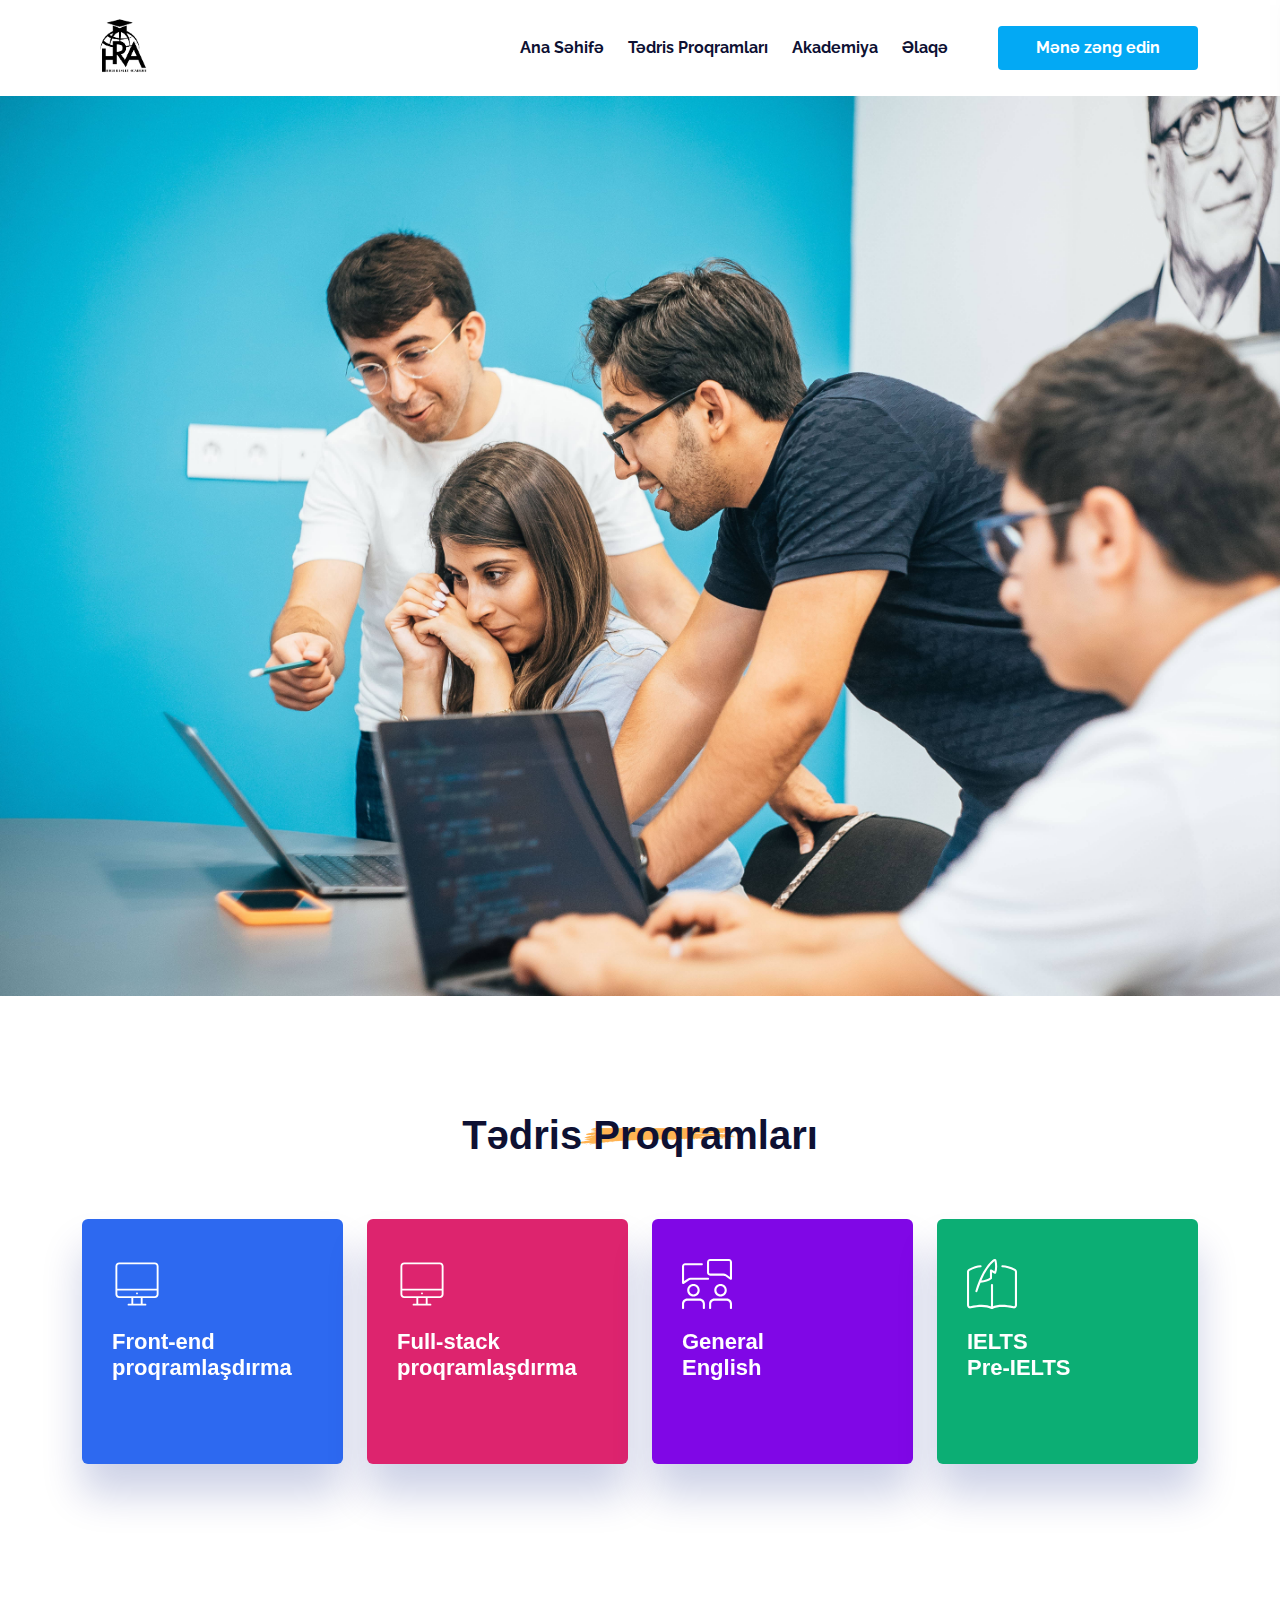
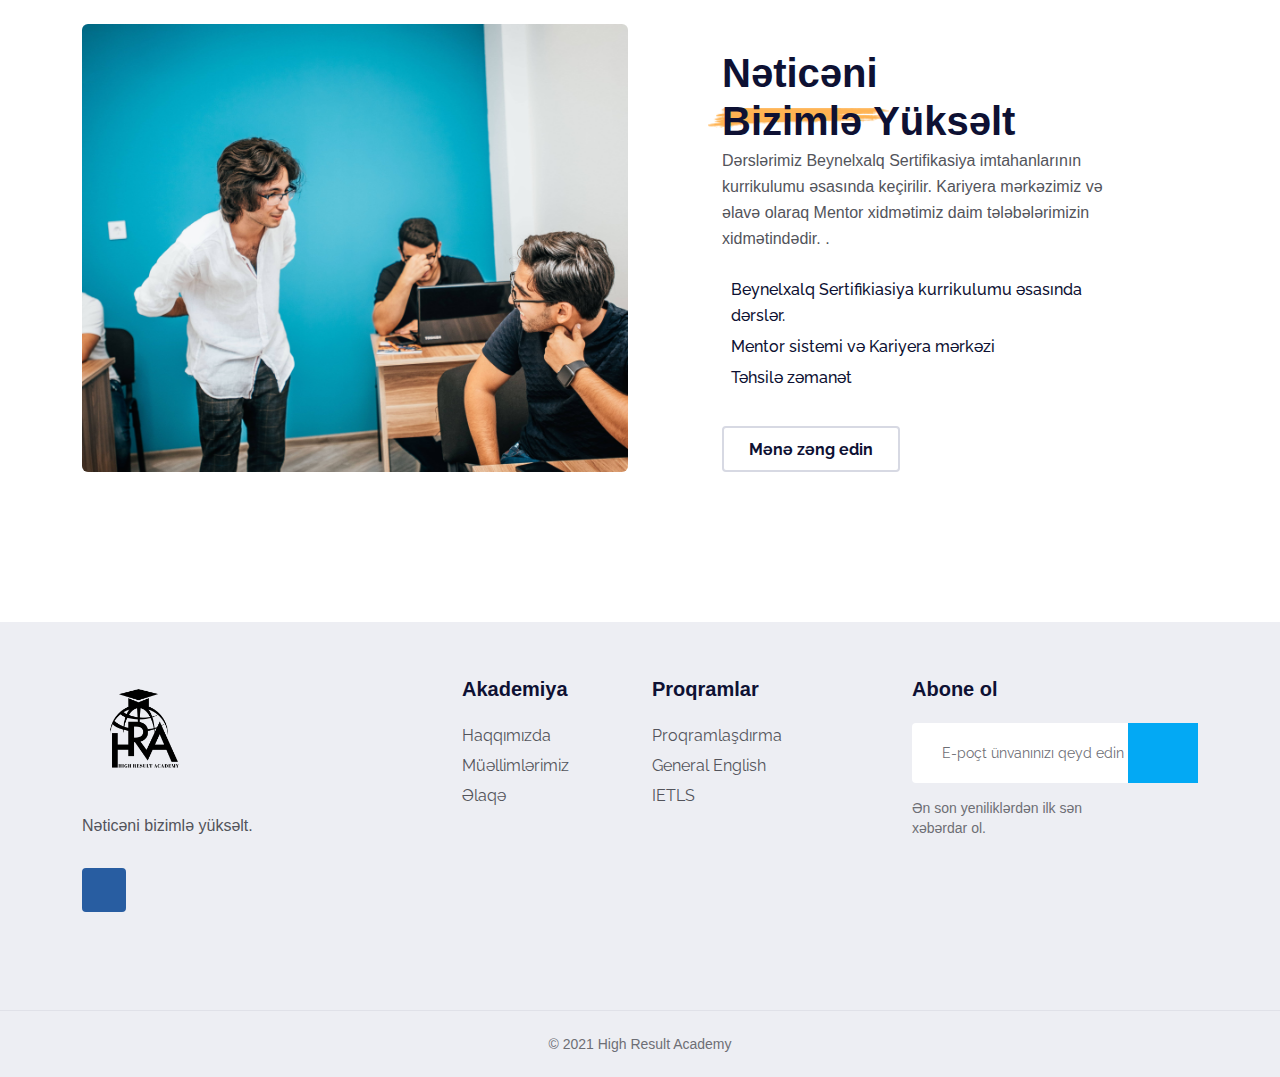
<file: index.html>
<!DOCTYPE html>
<html class="no-js" lang="zxx">
  <head>
    <meta charset="utf-8" />
    <meta http-equiv="x-ua-compatible" content="ie=edge" />
    <title>High Result Academy – Nəticəni bizimlə yüksəlt!</title>
    <meta name="description" content="" />
    <meta name="viewport" content="width=device-width, initial-scale=1" />
    <link
      rel="shortcut icon"
      type="image/x-icon"
      href="assets/img/favicon.png"
    />
    <!-- CSS here -->
    <link rel="stylesheet" href="assets/css/preloader.css" />
    <link rel="stylesheet" href="assets/css/bootstrap.min.css" />
    <link rel="stylesheet" href="assets/css/meanmenu.css" />
    <link rel="stylesheet" href="assets/css/backToTop.css" />
    <link rel="stylesheet" href="assets/css/default.css" />
    <link rel="stylesheet" href="assets/css/style.css" />
    <link rel="stylesheet" href="assets/css/media.css" />
    <link rel="stylesheet" href="https://use.fontawesome.com/releases/v5.15.4/css/all.css" integrity="sha384-DyZ88mC6Up2uqS4h/KRgHuoeGwBcD4Ng9SiP4dIRy0EXTlnuz47vAwmeGwVChigm" crossorigin="anonymous">


    <style type="text/css">
      @keyframes ldio-0y9mb9lifm {
        0% {
          transform: scale(1.1);
        }
        100% {
          transform: scale(1);
        }
      }
      .ldio-0y9mb9lifm div {
        position: absolute;
        width: 40px;
        height: 40px;
        top: 6.666666666666668px;
        left: 6.666666666666668px;
        background: #e15b64;
        animation: ldio-0y9mb9lifm 1s cubic-bezier(0, 0.5, 0.5, 1) infinite;
        animation-delay: -0.3s;
      }
      .ldio-0y9mb9lifm div:nth-child(2) {
        top: 6.666666666666668px;
        left: 53.33333333333333px;
        background: #f47e60;
        animation-delay: -0.2s;
      }
      .ldio-0y9mb9lifm div:nth-child(3) {
        top: 53.33333333333333px;
        left: 6.666666666666668px;
        background: #abbd81;
        animation-delay: 0s;
      }
      .ldio-0y9mb9lifm div:nth-child(4) {
        top: 53.33333333333333px;
        left: 53.33333333333333px;
        background: #f8b26a;
        animation-delay: -0.1s;
      }
      .loadingio-spinner-cube-kp26oxysgu {
        width: 98px;
        height: 98px;
        display: inline-block;
        overflow: hidden;
        background: #ffffff;
      }
      .ldio-0y9mb9lifm {
        width: 100%;
        height: 100%;
        position: relative;
        transform: translateZ(0) scale(0.98);
        backface-visibility: hidden;
        transform-origin: 0 0; /* see note above */
      }
      .ldio-0y9mb9lifm div {
        box-sizing: content-box;
      }
    </style>
  </head>
  <body>
    <!-- pre loader area start -->
    <div id="loading">
      <div id="loading-center-absolute">
        <div class="loadingio-spinner-cube-kp26oxysgu">
          <div class="ldio-0y9mb9lifm">
            <div></div>
            <div></div>
            <div></div>
            <div></div>
          </div>
        </div>
      </div>
    </div>
    <!-- pre loader area end -->

    <!-- back to top start -->
    <div class="progress-wrap">
      <svg
        class="progress-circle svg-content"
        width="100%"
        height="100%"
        viewBox="-1 -1 102 102"
      >
        <path d="M50,1 a49,49 0 0,1 0,98 a49,49 0 0,1 0,-98" />
      </svg>
    </div>
    <!-- back to top end -->

     <!-- header area start -->
     <header>
      <div id="header-sticky" class="header__area header__transparent header__padding-2">
          <div class="container">
              <div class="row align-items-center">
                  <div class="col-xxl-3 col-xl-3 col-lg-4 col-md-2 col-sm-4 col-6">
                      <div class="header__left d-flex">
                          <div class="logo">
                              <a href="index.html">
                                  <img src="assets/img/logo/logo.png" alt="logo" />
                              </a>
                          </div>
                      </div>
                  </div>
                  <div class="col-xxl-9 col-xl-9 col-lg-8 col-md-10 col-sm-8 col-6">
                      <div class="
                header__right
                d-flex
                justify-content-end
                align-items-center
              ">
                          <div class="main-menu main-menu-2">
                              <nav id="mobile-menu">
                                  <ul>
                                      <li>
                                          <a href="index.html">Ana səhifə</a>
                                      </li>
                                      <li class="has-dropdown">
                                          <a href="index.html?#programs">Tədris proqramları <i class="dropdown-icon fas fa-angle-down"></i></a>

                                          <ul class="submenu">
                                              <li>
                                                  <a href="about.html">Proqramlaşdırma</a>
                                              </li>
                                              <li><a href="about.html">IELTS</a></li>
                                              <li>
                                                  <a href="about.html">General English</a>
                                              </li>
                                          </ul>
                                      </li>
                                      <li class="has-dropdown">
                                          <a href="#">Akademiya <i class="dropdown-icon fas fa-angle-down"></i></a>
                                          <ul class="submenu">
                                              <li><a href="about.html">Haqqımızda</a></li>
                                              <li>
                                                  <a href="teachers.html">Müəllimlərimiz</a>
                                              </li>
                                          </ul>
                                      </li>
                                      <li><a href="contact.html">Əlaqə</a></li>
                                  </ul>
                              </nav>
                          </div>
                          <div class="header__btn header__btn-2 ml-50 d-none d-xl-block">
                              <a href="contact.html" class="e-btn">Mənə zəng edin</a>
                          </div>
                          <div class="sidebar__menu d-lg-none">
                              <div class="sidebar-toggle-btn ml-30" id="sidebar-toggle">
                                  <span class="line"></span>
                                  <span class="line"></span>
                                  <span class="line"></span>
                              </div>
                          </div>
                      </div>
                  </div>
              </div>
          </div>
      </div>
  </header>
  <!-- header area end -->

    <!-- sidebar area start -->
    <div class="sidebar__area">
      <div class="sidebar__wrapper">
        <div class="sidebar__close">
          <button class="sidebar__close-btn" id="sidebar__close-btn">
            <span><i class="fal fa-times"></i></span>
            <span>close</span>
          </button>
        </div>
        <div class="sidebar__content">
          <div class="mobile-menu fix"></div>
          <div class="sidebar__search p-relative mt-40">
            <form action="#">
              <input type="text" placeholder="Search..." />
              <button type="submit"><i class="fad fa-search"></i></button>
            </form>
          </div>
        </div>
      </div>
    </div>
    <!-- sidebar area end -->
    <div class="body-overlay"></div>
    <!-- sidebar area end -->

    <main>
      <!-- hero area start -->
      <!-- <section
        class="
          hero__area hero__height hero__height-2
          d-flex
          align-items-center
          blue-bg-3
          p-relative
          fix
        "
      ></section> -->

       <!-- page title area start -->
       <section class="page__title-area page__title-height page__titl e-overlay d-flex align-items-center"
       data-background="assets/img/7.JPG">
   </section>
   <!-- page title area end -->
      <!-- hero area end -->

      <!-- services area start -->
      <section id="programs" class="services__area pt-115 pb-40">
        <div class="container">
          <div class="row">
            <div class="col-xxl-6 offset-xxl-3 col-xl-6 offset-xl-3">
              <div
                class="section__title-wrapper section-padding mb-60 text-center"
              >
                <h2 class="section__title">
                  Tədris
                  <span class="yellow-bg"
                    >proqramları
                    <img src="assets/img/shape/yellow-bg-2.png" alt=""
                  /></span>
                </h2>
              </div>
            </div>
          </div>
          <div class="row">
            <div class="col-xxl-3 col-xl-3 col-lg-3 col-md-6 col-sm-6">
              <div class="services__item blue-bg-4 mb-30">
                <div class="services__icon">
                  <svg class="svg-icon" viewBox="0 0 20 20">
                    <path
                      fill="none"
                      d="M17.125,1.375H2.875c-0.828,0-1.5,0.672-1.5,1.5v11.25c0,0.828,0.672,1.5,1.5,1.5H7.75v2.25H6.625c-0.207,0-0.375,0.168-0.375,0.375s0.168,0.375,0.375,0.375h6.75c0.207,0,0.375-0.168,0.375-0.375s-0.168-0.375-0.375-0.375H12.25v-2.25h4.875c0.828,0,1.5-0.672,1.5-1.5V2.875C18.625,2.047,17.953,1.375,17.125,1.375z M11.5,17.875h-3v-2.25h3V17.875zM17.875,14.125c0,0.414-0.336,0.75-0.75,0.75H2.875c-0.414,0-0.75-0.336-0.75-0.75v-1.5h15.75V14.125z M17.875,11.875H2.125v-9c0-0.414,0.336-0.75,0.75-0.75h14.25c0.414,0,0.75,0.336,0.75,0.75V11.875z M10,14.125c0.207,0,0.375-0.168,0.375-0.375S10.207,13.375,10,13.375s-0.375,0.168-0.375,0.375S9.793,14.125,10,14.125z"
                    ></path>
                  </svg>
                </div>
                <div class="services__content">
                  <h3 class="services__title">
                    <a href="about.html">Front-end <br />proqramlaşdırma</a>
                  </h3>
                  <a href="about.html" class="link-btn-2">
                    <i class="fas fa-angle-right"></i>
                    <i class="fas fa-angle-right"></i>
                  </a>
                </div>
              </div>
            </div>
            <div class="col-xxl-3 col-xl-3 col-lg-3 col-md-6 col-sm-6">
              <div class="services__item pink-bg mb-30">
                <div class="services__icon">
                  <svg class="svg-icon" viewBox="0 0 20 20">
                    <path
                      fill="none"
                      d="M17.125,1.375H2.875c-0.828,0-1.5,0.672-1.5,1.5v11.25c0,0.828,0.672,1.5,1.5,1.5H7.75v2.25H6.625c-0.207,0-0.375,0.168-0.375,0.375s0.168,0.375,0.375,0.375h6.75c0.207,0,0.375-0.168,0.375-0.375s-0.168-0.375-0.375-0.375H12.25v-2.25h4.875c0.828,0,1.5-0.672,1.5-1.5V2.875C18.625,2.047,17.953,1.375,17.125,1.375z M11.5,17.875h-3v-2.25h3V17.875zM17.875,14.125c0,0.414-0.336,0.75-0.75,0.75H2.875c-0.414,0-0.75-0.336-0.75-0.75v-1.5h15.75V14.125z M17.875,11.875H2.125v-9c0-0.414,0.336-0.75,0.75-0.75h14.25c0.414,0,0.75,0.336,0.75,0.75V11.875z M10,14.125c0.207,0,0.375-0.168,0.375-0.375S10.207,13.375,10,13.375s-0.375,0.168-0.375,0.375S9.793,14.125,10,14.125z"
                    ></path>
                  </svg>
                </div>
                <div class="services__content">
                  <h3 class="services__title">
                    <a href="about.html"
                      >Full-stack <br />
                      proqramlaşdırma</a
                    >
                  </h3>
                  <a href="about.html" class="link-btn-2">
                    <i class="fas fa-angle-right"></i>
                    <i class="fas fa-angle-right"></i>
                  </a>
                </div>
              </div>
            </div>
            <div class="col-xxl-3 col-xl-3 col-lg-3 col-md-6 col-sm-6">
              <div class="services__item purple-bg mb-30">
                <div class="services__icon">
                  <svg viewBox="0 0 24 24">
                    <g>
                      <path
                        d="m23.5 10c-.1 0-.2 0-.3-.1l-2.5-1.7c-.2-.1-.5-.2-.8-.2h-6.4c-.8 0-1.5-.7-1.5-1.5v-5c0-.8.7-1.5 1.5-1.5h9c.8 0 1.5.7 1.5 1.5v8c0 .2-.1.4-.3.4 0 .1-.1.1-.2.1zm-10-9c-.3 0-.5.2-.5.5v5c0 .3.2.5.5.5h6.4c.5 0 1 .1 1.4.4l1.7 1.2v-7.1c0-.3-.2-.5-.5-.5z"
                      />
                    </g>
                    <g>
                      <path
                        d="m.5 12c-.1 0-.2 0-.2-.1-.2 0-.3-.2-.3-.4v-8c0-.8.7-1.5 1.5-1.5h8c.3 0 .5.2.5.5s-.2.5-.5.5h-8c-.3 0-.5.2-.5.5v7.1l1.7-1.1c.4-.3.9-.5 1.4-.5h8.4c.3 0 .5.2.5.5s-.2.5-.5.5h-8.4c-.3 0-.6.1-.8.3l-2.5 1.7c-.1 0-.2 0-.3 0z"
                      />
                    </g>
                    <g>
                      <path
                        d="m5.5 18c-1.7 0-3-1.3-3-3s1.3-3 3-3 3 1.3 3 3-1.3 3-3 3zm0-5c-1.1 0-2 .9-2 2s.9 2 2 2 2-.9 2-2-.9-2-2-2z"
                      />
                    </g>
                    <g>
                      <path
                        d="m10.5 24c-.3 0-.5-.2-.5-.5v-2c0-.8-.7-1.5-1.5-1.5h-6c-.8 0-1.5.7-1.5 1.5v2c0 .3-.2.5-.5.5s-.5-.2-.5-.5v-2c0-1.4 1.1-2.5 2.5-2.5h6c1.4 0 2.5 1.1 2.5 2.5v2c0 .3-.2.5-.5.5z"
                      />
                    </g>
                    <g>
                      <path
                        d="m18.5 18c-1.7 0-3-1.3-3-3s1.3-3 3-3 3 1.3 3 3-1.3 3-3 3zm0-5c-1.1 0-2 .9-2 2s.9 2 2 2 2-.9 2-2-.9-2-2-2z"
                      />
                    </g>
                    <g>
                      <path
                        d="m23.5 24c-.3 0-.5-.2-.5-.5v-2c0-.8-.7-1.5-1.5-1.5h-6c-.8 0-1.5.7-1.5 1.5v2c0 .3-.2.5-.5.5s-.5-.2-.5-.5v-2c0-1.4 1.1-2.5 2.5-2.5h6c1.4 0 2.5 1.1 2.5 2.5v2c0 .3-.2.5-.5.5z"
                      />
                    </g>
                  </svg>
                </div>
                <div class="services__content">
                  <h3 class="services__title">
                    <a href="about.html"
                      >General <br />
                      English</a
                    >
                  </h3>
                  <a href="about.html" class="link-btn-2">
                    <i class="fas fa-angle-right"></i>
                    <i class="fas fa-angle-right"></i>
                  </a>
                </div>
              </div>
            </div>
            <div class="col-xxl-3 col-xl-3 col-lg-3 col-md-6 col-sm-6">
              <div class="services__item green-bg mb-30">
                <div class="services__icon">
                  <svg viewBox="0 0 512 512">
                    <path
                      class="st0"
                      d="M256,512c-1.6,0-3.1-0.3-4.6-1c-53.3-25.3-120.8-27.2-212.3-5.7c-9.6,2.1-19.5-0.1-27.1-6.3  c-7.6-6.1-12-15.3-12-25V130.3c0-12,6.9-23.2,17.6-28.5c45.1-22.8,84.5-35.1,120.5-37.6c5.7-0.3,11,4,11.4,9.9  c0.4,5.9-4,11-9.9,11.4c-33.1,2.3-69.9,13.9-112.4,35.4c-3.6,1.8-5.9,5.5-5.9,9.5V474c0,3.3,1.5,6.4,4,8.4c1.5,1.2,4.7,3.1,9,2.1  c93.8-22.1,164.5-20.5,221.6,5.1c57.1-25.5,127.8-27.1,221.8-5c4.4,0.9,7.4-0.9,8.9-2.1c2.6-2,4-5.1,4-8.4V130.3  c0-4-2.3-7.7-5.8-9.4c-47-23.7-87-35.4-122.5-35.8c-5.9-0.1-10.6-4.9-10.6-10.8c0.1-5.8,4.8-10.6,10.7-10.6h0.1  c38.8,0.4,81.9,12.9,131.9,38.1c10.6,5.3,17.6,16.5,17.6,28.5V474c0,9.8-4.4,18.9-12,25c-7.6,6.1-17.5,8.3-27,6.3  c-91.6-21.5-159.1-19.8-212.4,5.6C259.1,511.7,257.6,512,256,512L256,512z"
                    />
                    <path
                      class="st0"
                      d="M256,506.7c-5.9,0-10.7-4.8-10.7-10.7V266.7c0-5.9,4.8-10.7,10.7-10.7s10.7,4.8,10.7,10.7V496  C266.7,501.9,261.9,506.7,256,506.7z"
                    />
                    <path
                      class="st0"
                      d="M96,341.3c-1,0-2.1-0.1-3.2-0.5c-5.6-1.8-8.8-7.7-7-13.4C134.1,172.8,193.5,67.4,267.5,5.3  c6.1-5.1,14.4-6.6,21.6-4.1c7,2.5,12.1,8.4,13.6,15.9c9.9,50.6,8.2,93.7-5.2,128.2c-1.1,2.9-3.4,5.2-6.4,6.2c-2.9,1-6.2,0.8-8.9-0.8  l-26.3-15v61.4c0,3.3-1.6,6.5-4.3,8.5c-28.2,21.1-66.3,33.5-113.3,36.6c-11.2,28.3-22,58.8-32.2,91.6  C104.7,338.4,100.5,341.3,96,341.3L96,341.3z M281.8,21.3c-51.7,43.3-96,108.8-134.3,198.8c35.6-3.6,64.9-13.2,87.2-28.5v-74.3  c0-3.8,2-7.3,5.3-9.2c3.2-1.9,7.3-1.9,10.6,0l31,17.7C289.7,97,289.8,62,281.8,21.3L281.8,21.3z"
                    />
                  </svg>
                </div>
                <div class="services__content">
                  <h3 class="services__title">
                    <a href="about.html"
                      >IELTS <br />
                      Pre-IELTS</a
                    >
                  </h3>
                  <a href="about.html" class="link-btn-2">
                    <i class="fas fa-angle-right"></i>
                    <i class="fas fa-angle-right"></i>
                  </a>
                </div>
              </div>
            </div>
          </div>
        </div>
      </section>
      <!-- services area end -->

      <!-- about area start -->
      <section class="about__area pt-90 pb-150">
        <div class="container">
          <div class="row">
            <div class="col-xxl-5 offset-xxl-1 col-xl-6 col-lg-6">
              <div class="about__thumb-wrapper h-100">
                <div class="about__thumb h-100">
                  <img
                    class="h-100"
                    src="assets/img/4.JPG"
                    style="object-fit: cover"
                    alt=""
                  />
                </div>
              </div>
            </div>
            <div class="col-xxl-6 col-xl-6 col-lg-6">
              <div class="about__content pl-70 pr-60 pt-25">
                <div class="section__title-wrapper mb-25">
                  <h2 class="section__title">
                    Nəticəni <br /><span class="yellow-bg-big"
                      >bizimlə
                      <img src="assets/img/shape/yellow-bg-2.png" alt=""
                    /></span>
                    yüksəlt
                  </h2>
                  <p>
                    Dərslərimiz Beynelxalq Sertifikasiya imtahanlarının
                    kurrikulumu əsasında keçirilir. Kariyera mərkəzimiz və əlavə
                    olaraq Mentor xidmətimiz daim tələbələrimizin xidmətindədir.
                    .
                  </p>
                </div>
                <div class="about__list mb-35">
                  <ul>
                    <li class="d-flex align-items-center">
                      <i class="icon_check"></i> Beynelxalq Sertifikiasiya
                      kurrikulumu əsasında dərslər.
                    </li>
                    <li class="d-flex align-items-center">
                      <i class="icon_check"></i> Mentor sistemi və Kariyera
                      mərkəzi
                    </li>
                    <li class="d-flex align-items-center">
                      <i class="icon_check"></i> Təhsilə zəmanət
                    </li>
                  </ul>
                </div>
                <a href="contact.html" class="e-btn e-btn-border"
                  >Mənə zəng edin</a
                >
              </div>
            </div>
          </div>
        </div>
      </section>
      <!-- about area end -->
    </main>

      <!-- footer area start -->
      <footer>
        <div class="footer__area grey-bg-2">
            <div class="footer__top pt-50 pb-40">
                <div class="container">
                    <div class="row">
                        <div class="col-xxl-3 col-xl-3 col-lg-3 col-md-4 col-sm-6">
                            <div class="footer__widget mb-50">
                                <div class="footer__widget-head mb-22">
                                    <div class="footer__logo">
                                        <a href="index.html">
                                            <img src="assets/img/logo/logo.png" alt="" />
                                        </a>
                                    </div>
                                </div>
                                <div class="footer__widget-body footer__widget-body-2">
                                    <p>Nəticəni bizimlə yüksəlt.</p>
                                    <div class="footer__social">
                                        <ul>
                                            <li>
                                                <a href="https://www.instagram.com/hra.tech/"><i class="fab fa-instagram"></i></a>
                                            </li>
                                        </ul>
                                    </div>
                                </div>
                            </div>
                        </div>
                        <div class="
                    col-xxl-2
                    offset-xxl-1
                    col-xl-2
                    offset-xl-1
                    col-lg-3
                    offset-lg-0
                    col-md-2
                    offset-md-1
                    col-sm-5
                    offset-sm-1
                  ">
                            <div class="footer__widget mb-50">
                                <div class="footer__widget-head mb-22">
                                    <h3 class="footer__widget-title footer__widget-title-2">
                                        Akademiya
                                    </h3>
                                </div>
                                <div class="footer__widget-body">
                                    <div class="footer__link footer__link-2">
                                        <ul>
                                            <li><a href="about.html">Haqqımızda</a></li>
                                            <li><a href="teachers.html">Müəllimlərimiz</a></li>
                                            <li><a href="contact.html">Əlaqə</a></li>
                                        </ul>
                                    </div>
                                </div>
                            </div>
                        </div>
                        <div class="
                    col-xxl-2 col-xl-2 col-lg-2
                    offset-lg-0
                    col-md-3
                    offset-md-1
                    col-sm-6
                  ">
                            <div class="footer__widget mb-50">
                                <div class="footer__widget-head mb-22">
                                    <h3 class="footer__widget-title footer__widget-title-2">
                                        Proqramlar
                                    </h3>
                                </div>
                                <div class="footer__widget-body">
                                    <div class="footer__link footer__link-2">
                                        <ul>
                                            <li><a href="about.html">Proqramlaşdırma</a></li>
                                            <li><a href="about.html">General English</a></li>
                                            <li><a href="about.html">IETLS</a></li>
                                        </ul>
                                    </div>
                                </div>
                            </div>
                        </div>
                        <div class="col-xxl-4 col-xl-4 col-lg-4 col-md-5 col-sm-6">
                            <div class="footer__widget footer__pl-70 mb-50">
                                <div class="footer__widget-head mb-22">
                                    <h3 class="footer__widget-title footer__widget-title-2">
                                        Abone ol
                                    </h3>
                                </div>
                                <div class="footer__widget-body">
                                    <div class="footer__subscribe footer__subscribe-2">
                                        <form action="#">
                                            <div class="footer__subscribe-input mb-15">
                                                <input type="email" placeholder="E-poçt ünvanınızı qeyd edin" />
                                                <button type="submit">
                                                    <i class="far fa-arrow-right"></i>
                                                    <i class="far fa-arrow-right"></i>
                                                </button>
                                            </div>
                                        </form>
                                        <p>Ən son yeniliklərdən ilk sən xəbərdar ol.</p>
                                    </div>
                                </div>
                            </div>
                        </div>
                    </div>
                </div>
            </div>
            <div class="footer__bottom footer__bottom-2">
                <div class="container">
                    <div class="row">
                        <div class="col-xxl-12">
                            <div class="footer__copyright footer__copyright-2 text-center">
                                <p>© 2021 High Result Academy</p>
                            </div>
                        </div>
                    </div>
                </div>
            </div>
        </div>
    </footer>
    <!-- footer area end -->
    <!-- JS here -->
    <script src="assets/js/vendor/jquery-3.5.1.min.js"></script>
    <script src="assets/js/bootstrap.bundle.min.js"></script>
    <script src="assets/js/jquery.meanmenu.js"></script>
    <script src="assets/js/backToTop.js"></script>
    <script src="assets/js/main.js"></script>
  </body>
</html>
</file>
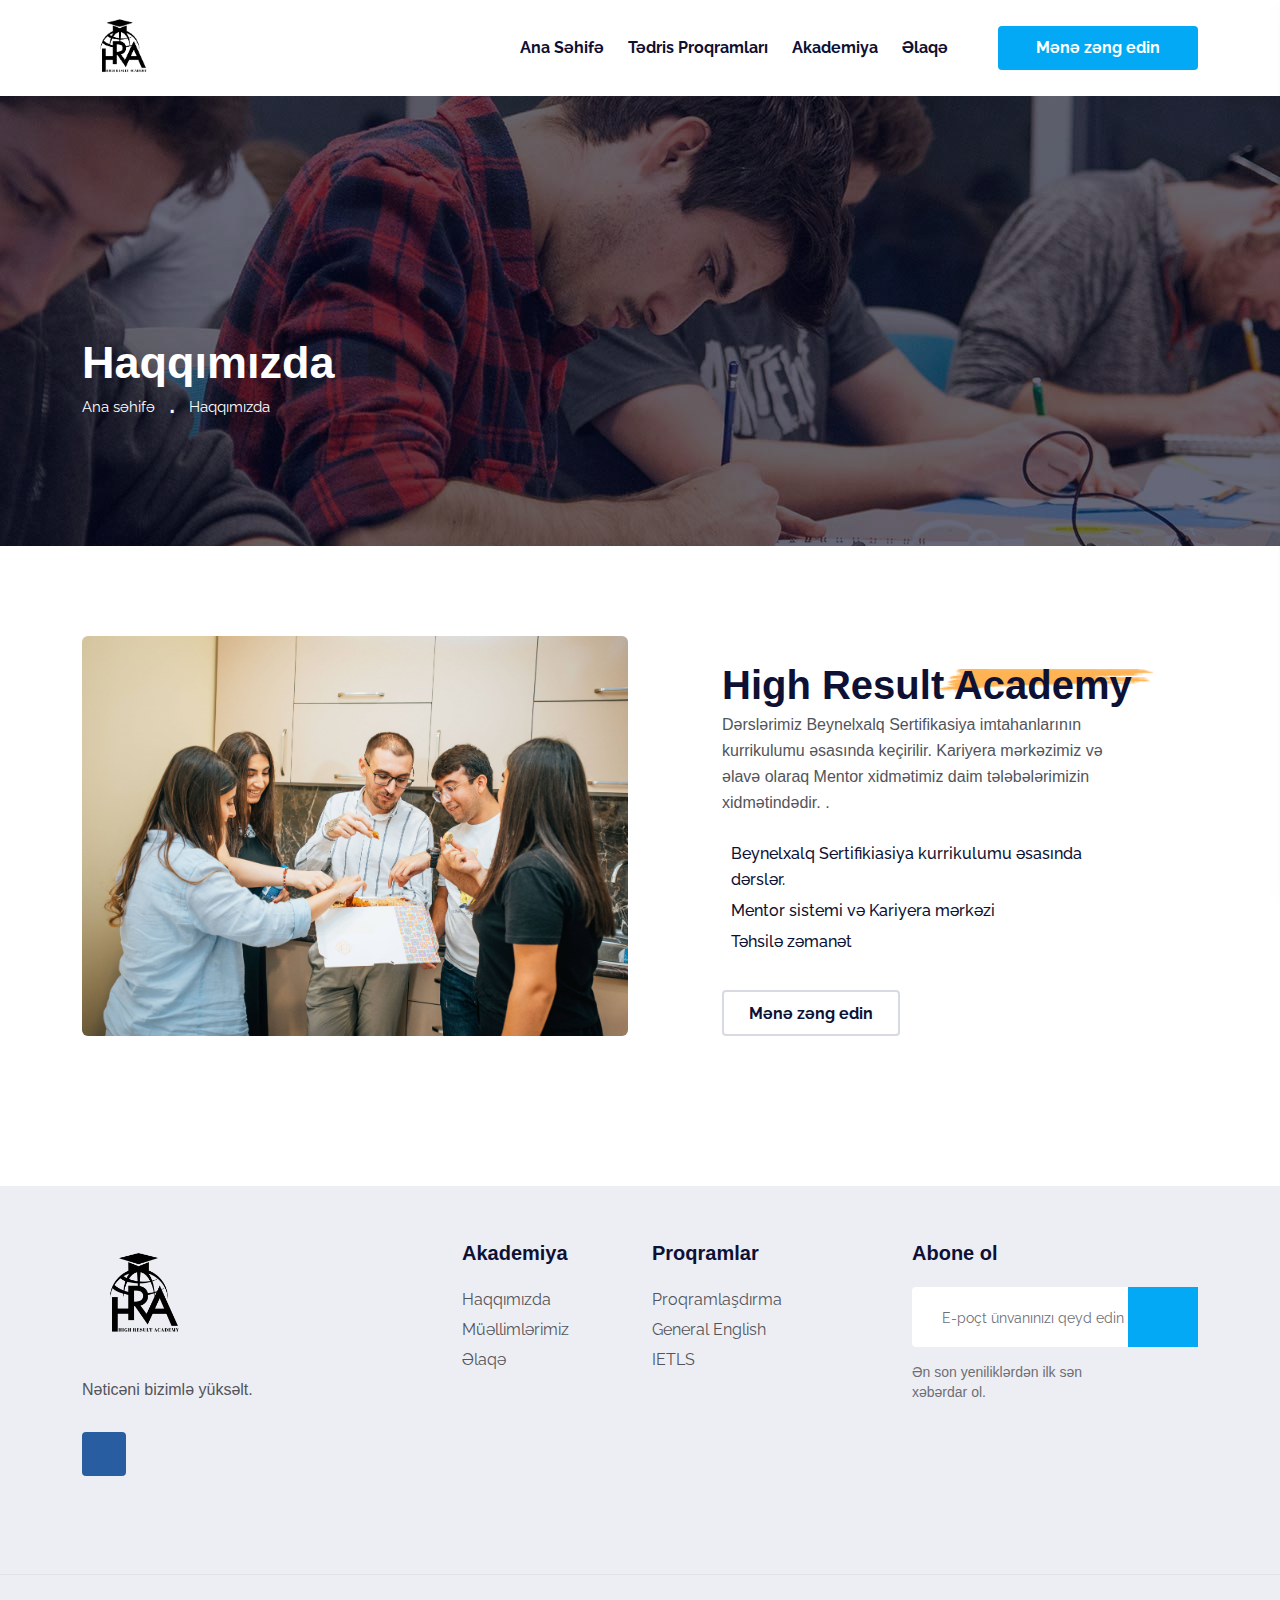
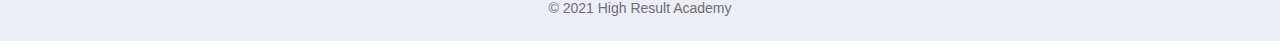
<file: about.html>
<!DOCTYPE html>
<html class="no-js" lang="zxx">

<head>
    <meta charset="utf-8" />
    <meta http-equiv="x-ua-compatible" content="ie=edge" />
    <title>High Result Academy – Nəticəni bizimlə yüksəlt!</title>
    <meta name="description" content="" />
    <meta name="viewport" content="width=device-width, initial-scale=1" />
    <!-- Place favicon.ico in the root directory -->
    <link rel="shortcut icon" type="image/x-icon" href="assets/img/favicon.png" />
    <!-- CSS here -->
    <link rel="stylesheet" href="assets/css/preloader.css" />
    <link rel="stylesheet" href="assets/css/bootstrap.min.css" />
    <link rel="stylesheet" href="assets/css/meanmenu.css" />
    <link rel="stylesheet" href="assets/css/backToTop.css" />
    <link rel="stylesheet" href="assets/css/default.css" />
    <link rel="stylesheet" href="assets/css/style.css" />
    <link rel="stylesheet" href="assets/css/media.css" />
    <link rel="stylesheet" href="https://use.fontawesome.com/releases/v5.15.4/css/all.css" integrity="sha384-DyZ88mC6Up2uqS4h/KRgHuoeGwBcD4Ng9SiP4dIRy0EXTlnuz47vAwmeGwVChigm" crossorigin="anonymous">


    <style type="text/css">
        @keyframes ldio-0y9mb9lifm {
            0% {
                transform: scale(1.1);
            }

            100% {
                transform: scale(1);
            }
        }

        .ldio-0y9mb9lifm div {
            position: absolute;
            width: 40px;
            height: 40px;
            top: 6.666666666666668px;
            left: 6.666666666666668px;
            background: #e15b64;
            animation: ldio-0y9mb9lifm 1s cubic-bezier(0, 0.5, 0.5, 1) infinite;
            animation-delay: -0.3s;
        }

        .ldio-0y9mb9lifm div:nth-child(2) {
            top: 6.666666666666668px;
            left: 53.33333333333333px;
            background: #f47e60;
            animation-delay: -0.2s;
        }

        .ldio-0y9mb9lifm div:nth-child(3) {
            top: 53.33333333333333px;
            left: 6.666666666666668px;
            background: #abbd81;
            animation-delay: 0s;
        }

        .ldio-0y9mb9lifm div:nth-child(4) {
            top: 53.33333333333333px;
            left: 53.33333333333333px;
            background: #f8b26a;
            animation-delay: -0.1s;
        }

        .loadingio-spinner-cube-kp26oxysgu {
            width: 98px;
            height: 98px;
            display: inline-block;
            overflow: hidden;
            background: #ffffff;
        }

        .ldio-0y9mb9lifm {
            width: 100%;
            height: 100%;
            position: relative;
            transform: translateZ(0) scale(0.98);
            backface-visibility: hidden;
            transform-origin: 0 0;
            /* see note above */
        }

        .ldio-0y9mb9lifm div {
            box-sizing: content-box;
        }
    </style>
</head>

<body>
    <!-- pre loader area start -->
    <div id="loading">
        <div id="loading-center-absolute">
            <div class="loadingio-spinner-cube-kp26oxysgu">
                <div class="ldio-0y9mb9lifm">
                    <div></div>
                    <div></div>
                    <div></div>
                    <div></div>
                </div>
            </div>
        </div>
    </div>
    <!-- pre loader area end -->

    <!-- back to top start -->
    <div class="progress-wrap">
        <svg class="progress-circle svg-content" width="100%" height="100%" viewBox="-1 -1 102 102">
            <path d="M50,1 a49,49 0 0,1 0,98 a49,49 0 0,1 0,-98" />
        </svg>
    </div>
    <!-- back to top end -->

    <!-- header area start -->
    <header>
        <div id="header-sticky" class="header__area header__transparent header__padding-2">
            <div class="container">
                <div class="row align-items-center">
                    <div class="col-xxl-3 col-xl-3 col-lg-4 col-md-2 col-sm-4 col-6">
                        <div class="header__left d-flex">
                            <div class="logo">
                                <a href="index.html">
                                    <img src="assets/img/logo/logo.png" alt="logo" />
                                </a>
                            </div>
                        </div>
                    </div>
                    <div class="col-xxl-9 col-xl-9 col-lg-8 col-md-10 col-sm-8 col-6">
                        <div class="
                  header__right
                  d-flex
                  justify-content-end
                  align-items-center
                ">
                            <div class="main-menu main-menu-2">
                                <nav id="mobile-menu">
                                    <ul>
                                        <li>
                                            <a href="index.html">Ana səhifə</a>
                                        </li>
                                        <li class="has-dropdown">
                                            <a href="index.html?#programs">Tədris proqramları</a>
                                            <ul class="submenu">
                                                <li>
                                                    <a href="about.html">Proqramlaşdırma</a>
                                                </li>
                                                <li><a href="about.html">IELTS</a></li>
                                                <li>
                                                    <a href="about.html">General English</a>
                                                </li>
                                            </ul>
                                        </li>
                                        <li class="has-dropdown">
                                            <a href="#">Akademiya</a>
                                            <ul class="submenu">
                                                <li><a href="about.html">Haqqımızda</a></li>
                                                <li>
                                                    <a href="teachers.html">Müəllimlərimiz</a>
                                                </li>
                                            </ul>
                                        </li>
                                        <li><a href="contact.html">Əlaqə</a></li>
                                    </ul>
                                </nav>
                            </div>
                            <div class="header__btn header__btn-2 ml-50 d-none d-xl-block">
                                <a href="contact.html" class="e-btn">Mənə zəng edin</a>
                            </div>
                            <div class="sidebar__menu d-lg-none">
                                <div class="sidebar-toggle-btn ml-30" id="sidebar-toggle">
                                    <span class="line"></span>
                                    <span class="line"></span>
                                    <span class="line"></span>
                                </div>
                            </div>
                        </div>
                    </div>
                </div>
            </div>
        </div>
    </header>
    <!-- header area end -->

    <!-- sidebar area start -->
    <div class="sidebar__area">
        <div class="sidebar__wrapper">
            <div class="sidebar__close">
                <button class="sidebar__close-btn" id="sidebar__close-btn">
                    <span><i class="fal fa-times"></i></span>
                    <span>close</span>
                </button>
            </div>
            <div class="sidebar__content">
                <div class="mobile-menu fix"></div>
                <div class="sidebar__search p-relative mt-40">
                    <form action="#">
                        <input type="text" placeholder="Search..." />
                        <button type="submit"><i class="fad fa-search"></i></button>
                    </form>
                </div>
            </div>
        </div>
    </div>
    <!-- sidebar area end -->
    <div class="body-overlay"></div>
    <!-- sidebar area end -->

    <main>
        <!-- page title area start -->
        <section class="page__title-area page__title-height other-page page__title-overlay d-flex align-items-center"
            data-background="assets/img/page-title.jpg">
            <div class="container">
                <div class="row">
                    <div class="col-xxl-12">
                        <div class="page__title-wrapper mt-110">
                            <h3 class="page__title">Haqqımızda</h3>
                            <nav aria-label="breadcrumb">
                                <ol class="breadcrumb">
                                    <li class="breadcrumb-item"><a href="index.html">Ana səhifə</a></li>
                                    <li class="breadcrumb-item active" aria-current="page">Haqqımızda</li>
                                </ol>
                            </nav>
                        </div>
                    </div>
                </div>
            </div>
        </section>
        <!-- page title area end -->

        <!-- about area start -->
        <section class="about__area pt-90 pb-150">
            <div class="container">
                <div class="row">
                    <div class="col-xxl-5 offset-xxl-1 col-xl-6 col-lg-6">
                        <div class="about__thumb-wrapper h-100">
                            <div class="about__thumb h-100">
                                <img class="h-100" src="assets/img/9.JPG" style="object-fit: cover" alt="" />
                            </div>
                        </div>
                    </div>
                    <div class="col-xxl-6 col-xl-6 col-lg-6">
                        <div class="about__content pl-70 pr-60 pt-25">
                            <div class="section__title-wrapper mb-25">
                                <h2 class="section__title">
                                    High Result <span class="yellow-bg-big">Academy
                                        <img src="assets/img/shape/yellow-bg-2.png" alt="" /></span>

                                </h2>
                                <p>
                                    Dərslərimiz Beynelxalq Sertifikasiya imtahanlarının
                                    kurrikulumu əsasında keçirilir. Kariyera mərkəzimiz və əlavə
                                    olaraq Mentor xidmətimiz daim tələbələrimizin xidmətindədir.
                                    .
                                </p>
                            </div>
                            <div class="about__list mb-35">
                                <ul>
                                    <li class="d-flex align-items-center">
                                        <i class="icon_check"></i> Beynelxalq Sertifikiasiya
                                        kurrikulumu əsasında dərslər.
                                    </li>
                                    <li class="d-flex align-items-center">
                                        <i class="icon_check"></i> Mentor sistemi və Kariyera
                                        mərkəzi
                                    </li>
                                    <li class="d-flex align-items-center">
                                        <i class="icon_check"></i> Təhsilə zəmanət
                                    </li>
                                </ul>
                            </div>
                            <a href="contact.html" class="e-btn e-btn-border">Mənə zəng edin</a>
                        </div>
                    </div>
                </div>
            </div>
        </section>
        <!-- about area end -->

    </main>

    <!-- footer area start -->
    <footer>
        <div class="footer__area grey-bg-2">
            <div class="footer__top pt-50 pb-40">
                <div class="container">
                    <div class="row">
                        <div class="col-xxl-3 col-xl-3 col-lg-3 col-md-4 col-sm-6">
                            <div class="footer__widget mb-50">
                                <div class="footer__widget-head mb-22">
                                    <div class="footer__logo">
                                        <a href="index.html">
                                            <img src="assets/img/logo/logo.png" alt="" />
                                        </a>
                                    </div>
                                </div>
                                <div class="footer__widget-body footer__widget-body-2">
                                    <p>Nəticəni bizimlə yüksəlt.</p>
                                    <div class="footer__social">
                                        <ul>
                                            <li>
                                                <a href="https://www.instagram.com/hra.tech/"><i
                                                        class="fab fa-instagram"></i></a>
                                            </li>
                                        </ul>
                                    </div>
                                </div>
                            </div>
                        </div>
                        <div class="
                    col-xxl-2
                    offset-xxl-1
                    col-xl-2
                    offset-xl-1
                    col-lg-3
                    offset-lg-0
                    col-md-2
                    offset-md-1
                    col-sm-5
                    offset-sm-1
                  ">
                            <div class="footer__widget mb-50">
                                <div class="footer__widget-head mb-22">
                                    <h3 class="footer__widget-title footer__widget-title-2">
                                        Akademiya
                                    </h3>
                                </div>
                                <div class="footer__widget-body">
                                    <div class="footer__link footer__link-2">
                                        <ul>
                                            <li><a href="about.html">Haqqımızda</a></li>
                                            <li><a href="teachers.html">Müəllimlərimiz</a></li>
                                            <li><a href="contact.html">Əlaqə</a></li>
                                        </ul>
                                    </div>
                                </div>
                            </div>
                        </div>
                        <div class="
                    col-xxl-2 col-xl-2 col-lg-2
                    offset-lg-0
                    col-md-3
                    offset-md-1
                    col-sm-6
                  ">
                            <div class="footer__widget mb-50">
                                <div class="footer__widget-head mb-22">
                                    <h3 class="footer__widget-title footer__widget-title-2">
                                        Proqramlar
                                    </h3>
                                </div>
                                <div class="footer__widget-body">
                                    <div class="footer__link footer__link-2">
                                        <ul>
                                            <li><a href="about.html">Proqramlaşdırma</a></li>
                                            <li><a href="about.html">General English</a></li>
                                            <li><a href="about.html">IETLS</a></li>
                                        </ul>
                                    </div>
                                </div>
                            </div>
                        </div>
                        <div class="col-xxl-4 col-xl-4 col-lg-4 col-md-5 col-sm-6">
                            <div class="footer__widget footer__pl-70 mb-50">
                                <div class="footer__widget-head mb-22">
                                    <h3 class="footer__widget-title footer__widget-title-2">
                                        Abone ol
                                    </h3>
                                </div>
                                <div class="footer__widget-body">
                                    <div class="footer__subscribe footer__subscribe-2">
                                        <form action="#">
                                            <div class="footer__subscribe-input mb-15">
                                                <input type="email" placeholder="E-poçt ünvanınızı qeyd edin" />
                                                <button type="submit">
                                                    <i class="far fa-arrow-right"></i>
                                                    <i class="far fa-arrow-right"></i>
                                                </button>
                                            </div>
                                        </form>
                                        <p>Ən son yeniliklərdən ilk sən xəbərdar ol.</p>
                                    </div>
                                </div>
                            </div>
                        </div>
                    </div>
                </div>
            </div>
            <div class="footer__bottom footer__bottom-2">
                <div class="container">
                    <div class="row">
                        <div class="col-xxl-12">
                            <div class="footer__copyright footer__copyright-2 text-center">
                                <p>© 2021 High Result Academy</p>
                            </div>
                        </div>
                    </div>
                </div>
            </div>
        </div>
    </footer>
    <!-- footer area end -->
   <!-- JS here -->
   <script src="assets/js/vendor/jquery-3.5.1.min.js"></script>
   <script src="assets/js/bootstrap.bundle.min.js"></script>
   <script src="assets/js/jquery.meanmenu.js"></script>
   <script src="assets/js/backToTop.js"></script>
   <script src="assets/js/main.js"></script>
</body>

</html>
</file>
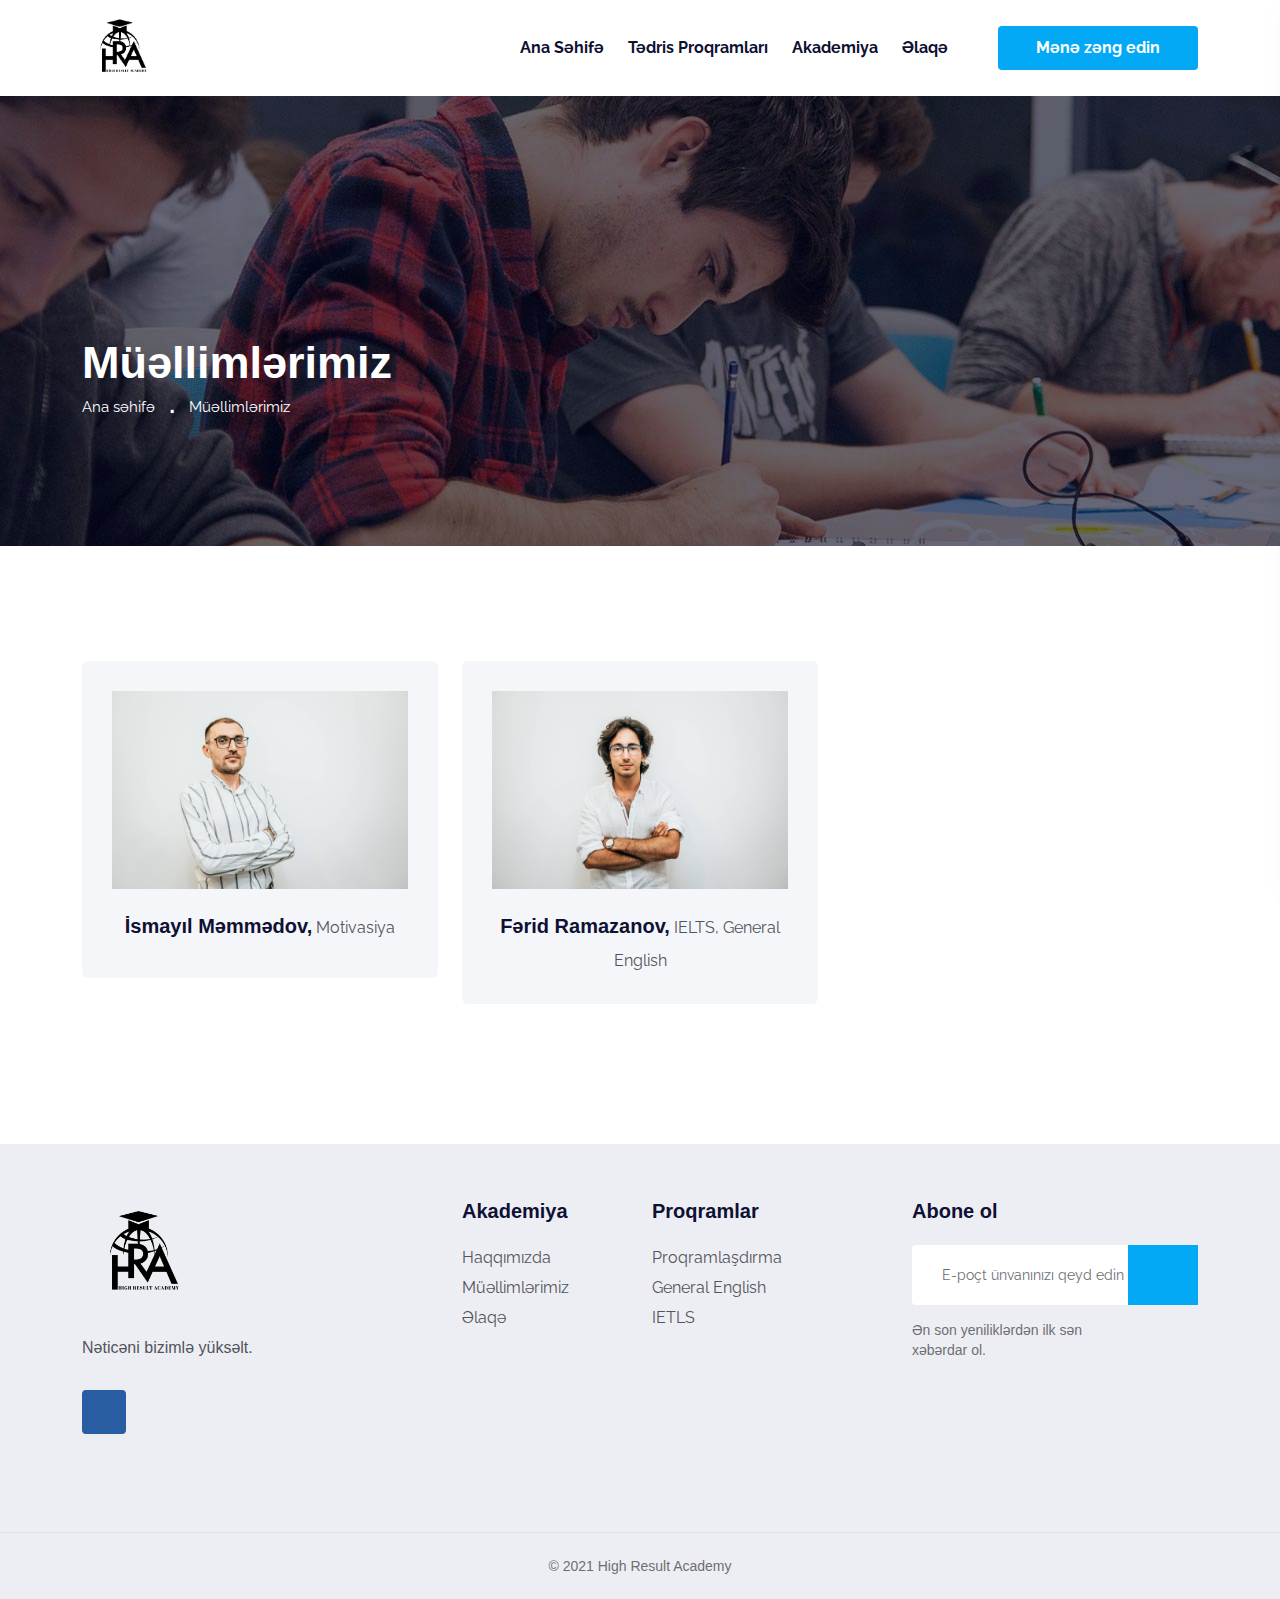
<file: teachers.html>
<!DOCTYPE html>
<html class="no-js" lang="zxx">
    <head>
        <meta charset="utf-8" />
        <meta http-equiv="x-ua-compatible" content="ie=edge" />
        <title>High Result Academy – Nəticəni bizimlə yüksəlt!</title>
        <meta name="description" content="" />
        <meta name="viewport" content="width=device-width, initial-scale=1" />
        <!-- Place favicon.ico in the root directory -->
        <link
          rel="shortcut icon"
          type="image/x-icon"
          href="assets/img/favicon.png"
        />
      <!-- CSS here -->
    <link rel="stylesheet" href="assets/css/preloader.css" />
    <link rel="stylesheet" href="assets/css/bootstrap.min.css" />
    <link rel="stylesheet" href="assets/css/meanmenu.css" />
    <link rel="stylesheet" href="assets/css/backToTop.css" />
    <link rel="stylesheet" href="assets/css/default.css" />
    <link rel="stylesheet" href="assets/css/style.css" />
    <link rel="stylesheet" href="assets/css/media.css" />
    <link rel="stylesheet" href="https://use.fontawesome.com/releases/v5.15.4/css/all.css" integrity="sha384-DyZ88mC6Up2uqS4h/KRgHuoeGwBcD4Ng9SiP4dIRy0EXTlnuz47vAwmeGwVChigm" crossorigin="anonymous">


        <style type="text/css">
          @keyframes ldio-0y9mb9lifm {
            0% {
              transform: scale(1.1);
            }
            100% {
              transform: scale(1);
            }
          }
          .ldio-0y9mb9lifm div {
            position: absolute;
            width: 40px;
            height: 40px;
            top: 6.666666666666668px;
            left: 6.666666666666668px;
            background: #e15b64;
            animation: ldio-0y9mb9lifm 1s cubic-bezier(0, 0.5, 0.5, 1) infinite;
            animation-delay: -0.3s;
          }
          .ldio-0y9mb9lifm div:nth-child(2) {
            top: 6.666666666666668px;
            left: 53.33333333333333px;
            background: #f47e60;
            animation-delay: -0.2s;
          }
          .ldio-0y9mb9lifm div:nth-child(3) {
            top: 53.33333333333333px;
            left: 6.666666666666668px;
            background: #abbd81;
            animation-delay: 0s;
          }
          .ldio-0y9mb9lifm div:nth-child(4) {
            top: 53.33333333333333px;
            left: 53.33333333333333px;
            background: #f8b26a;
            animation-delay: -0.1s;
          }
          .loadingio-spinner-cube-kp26oxysgu {
            width: 98px;
            height: 98px;
            display: inline-block;
            overflow: hidden;
            background: #ffffff;
          }
          .ldio-0y9mb9lifm {
            width: 100%;
            height: 100%;
            position: relative;
            transform: translateZ(0) scale(0.98);
            backface-visibility: hidden;
            transform-origin: 0 0; /* see note above */
          }
          .ldio-0y9mb9lifm div {
            box-sizing: content-box;
          }
        </style>
      </head>
<body>
    <!-- pre loader area start -->
    <div id="loading">
        <div id="loading-center-absolute">
            <div class="loadingio-spinner-cube-kp26oxysgu">
                <div class="ldio-0y9mb9lifm">
                    <div></div>
                    <div></div>
                    <div></div>
                    <div></div>
                </div>
            </div>
        </div>
    </div>
    <!-- pre loader area end -->

    <!-- back to top start -->
    <div class="progress-wrap">
        <svg class="progress-circle svg-content" width="100%" height="100%" viewBox="-1 -1 102 102">
            <path d="M50,1 a49,49 0 0,1 0,98 a49,49 0 0,1 0,-98" />
        </svg>
    </div>
    <!-- back to top end -->

    <!-- header area start -->
    <header>
        <div id="header-sticky" class="header__area header__transparent header__padding-2">
            <div class="container">
                <div class="row align-items-center">
                    <div class="col-xxl-3 col-xl-3 col-lg-4 col-md-2 col-sm-4 col-6">
                        <div class="header__left d-flex">
                            <div class="logo">
                                <a href="index.html">
                                    <img src="assets/img/logo/logo.png" alt="logo" />
                                </a>
                            </div>
                        </div>
                    </div>
                    <div class="col-xxl-9 col-xl-9 col-lg-8 col-md-10 col-sm-8 col-6">
                        <div class="
                  header__right
                  d-flex
                  justify-content-end
                  align-items-center
                ">
                            <div class="main-menu main-menu-2">
                                <nav id="mobile-menu">
                                    <ul>
                                        <li>
                                            <a href="index.html">Ana səhifə</a>
                                        </li>
                                        <li class="has-dropdown">
                                            <a href="index.html?#programs">Tədris proqramları</a>
                                            <ul class="submenu">
                                                <li>
                                                    <a href="about.html">Proqramlaşdırma</a>
                                                </li>
                                                <li><a href="about.html">IELTS</a></li>
                                                <li>
                                                    <a href="about.html">General English</a>
                                                </li>
                                            </ul>
                                        </li>
                                        <li class="has-dropdown">
                                            <a href="#">Akademiya</a>
                                            <ul class="submenu">
                                                <li><a href="about.html">Haqqımızda</a></li>
                                                <li>
                                                    <a href="teachers.html">Müəllimlərimiz</a>
                                                </li>
                                            </ul>
                                        </li>
                                        <li><a href="contact.html">Əlaqə</a></li>
                                    </ul>
                                </nav>
                            </div>
                            <div class="header__btn header__btn-2 ml-50 d-none d-xl-block">
                                <a href="contact.html" class="e-btn">Mənə zəng edin</a>
                            </div>
                            <div class="sidebar__menu d-lg-none">
                                <div class="sidebar-toggle-btn ml-30" id="sidebar-toggle">
                                    <span class="line"></span>
                                    <span class="line"></span>
                                    <span class="line"></span>
                                </div>
                            </div>
                        </div>
                    </div>
                </div>
            </div>
        </div>
    </header>
    <!-- header area end -->

    <!-- sidebar area start -->
    <div class="sidebar__area">
        <div class="sidebar__wrapper">
            <div class="sidebar__close">
                <button class="sidebar__close-btn" id="sidebar__close-btn">
                    <span><i class="fal fa-times"></i></span>
                    <span>close</span>
                </button>
            </div>
            <div class="sidebar__content">
                <div class="mobile-menu fix"></div>
                <div class="sidebar__search p-relative mt-40">
                    <form action="#">
                        <input type="text" placeholder="Search..." />
                        <button type="submit"><i class="fad fa-search"></i></button>
                    </form>
                </div>
            </div>
        </div>
    </div>
    <!-- sidebar area end -->
    <div class="body-overlay"></div>
    <!-- sidebar area end -->

    <main>

        <!-- page title area start -->
        <section class="page__title-area other-page page__title-height page__title-overlay d-flex align-items-center"
            data-background="assets/img/page-title.jpg">
            <div class="container">
                <div class="row">
                    <div class="col-xxl-12">
                        <div class="page__title-wrapper mt-110">
                            <h3 class="page__title">Müəllimlərimiz</h3>
                            <nav aria-label="breadcrumb">
                                <ol class="breadcrumb">
                                    <li class="breadcrumb-item"><a href="index.html">Ana səhifə</a></li>
                                    <li class="breadcrumb-item active" aria-current="page">Müəllimlərimiz</li>
                                </ol>
                            </nav>
                        </div>
                    </div>
                </div>
            </div>
        </section>
        <!-- page title area end -->

        <!-- teacher area start -->
        <section class="teacher__area pt-115 pb-110">
            <div class="container">
                <div class="row">
                    <div class="col-xxl-4 col-xl-4 col-lg-4 col-md-6">
                        <div class="teacher__item text-center grey-bg-5 transition-3 mb-30">
                            <div class="teacher__thumb w-img fix">
                                <a href="#">
                                    <img src="assets/img/13.JPG" alt="">
                                </a>
                            </div>
                            <div class="teacher__content">
                                <h3 class="teacher__title">İsmayıl Məmmədov,</h3>
                                <span> Motivasiya</span>
                            </div>
                        </div>
                    </div>
                    <div class="col-xxl-4 col-xl-4 col-lg-4 col-md-6">
                        <div class="teacher__item text-center grey-bg-5 transition-3 mb-30">
                            <div class="teacher__thumb w-img fix">
                                <a href="#">
                                    <img src="assets/img/14.JPG" alt="">
                                </a>
                            </div>
                            <div class="teacher__content">
                                <h3 class="teacher__title">Fərid Ramazanov,</h3>
                                <span>IELTS, General English</span>
                            </div>
                        </div>
                    </div>
                </div>
            </div>
        </section>
        <!-- teacher area end -->
    </main>


      <!-- footer area start -->
      <footer>
        <div class="footer__area grey-bg-2">
            <div class="footer__top pt-50 pb-40">
                <div class="container">
                    <div class="row">
                        <div class="col-xxl-3 col-xl-3 col-lg-3 col-md-4 col-sm-6">
                            <div class="footer__widget mb-50">
                                <div class="footer__widget-head mb-22">
                                    <div class="footer__logo">
                                        <a href="index.html">
                                            <img src="assets/img/logo/logo.png" alt="" />
                                        </a>
                                    </div>
                                </div>
                                <div class="footer__widget-body footer__widget-body-2">
                                    <p>Nəticəni bizimlə yüksəlt.</p>
                                    <div class="footer__social">
                                        <ul>
                                            <li>
                                                <a href="https://www.instagram.com/hra.tech/"><i class="fab fa-instagram"></i></a>
                                            </li>
                                        </ul>
                                    </div>
                                </div>
                            </div>
                        </div>
                        <div class="
                    col-xxl-2
                    offset-xxl-1
                    col-xl-2
                    offset-xl-1
                    col-lg-3
                    offset-lg-0
                    col-md-2
                    offset-md-1
                    col-sm-5
                    offset-sm-1
                  ">
                            <div class="footer__widget mb-50">
                                <div class="footer__widget-head mb-22">
                                    <h3 class="footer__widget-title footer__widget-title-2">
                                        Akademiya
                                    </h3>
                                </div>
                                <div class="footer__widget-body">
                                    <div class="footer__link footer__link-2">
                                        <ul>
                                            <li><a href="about.html">Haqqımızda</a></li>
                                            <li><a href="teachers.html">Müəllimlərimiz</a></li>
                                            <li><a href="contact.html">Əlaqə</a></li>
                                        </ul>
                                    </div>
                                </div>
                            </div>
                        </div>
                        <div class="
                    col-xxl-2 col-xl-2 col-lg-2
                    offset-lg-0
                    col-md-3
                    offset-md-1
                    col-sm-6
                  ">
                            <div class="footer__widget mb-50">
                                <div class="footer__widget-head mb-22">
                                    <h3 class="footer__widget-title footer__widget-title-2">
                                        Proqramlar
                                    </h3>
                                </div>
                                <div class="footer__widget-body">
                                    <div class="footer__link footer__link-2">
                                        <ul>
                                            <li><a href="about.html">Proqramlaşdırma</a></li>
                                            <li><a href="about.html">General English</a></li>
                                            <li><a href="about.html">IETLS</a></li>
                                        </ul>
                                    </div>
                                </div>
                            </div>
                        </div>
                        <div class="col-xxl-4 col-xl-4 col-lg-4 col-md-5 col-sm-6">
                            <div class="footer__widget footer__pl-70 mb-50">
                                <div class="footer__widget-head mb-22">
                                    <h3 class="footer__widget-title footer__widget-title-2">
                                        Abone ol
                                    </h3>
                                </div>
                                <div class="footer__widget-body">
                                    <div class="footer__subscribe footer__subscribe-2">
                                        <form action="#">
                                            <div class="footer__subscribe-input mb-15">
                                                <input type="email" placeholder="E-poçt ünvanınızı qeyd edin" />
                                                <button type="submit">
                                                    <i class="far fa-arrow-right"></i>
                                                    <i class="far fa-arrow-right"></i>
                                                </button>
                                            </div>
                                        </form>
                                        <p>Ən son yeniliklərdən ilk sən xəbərdar ol.</p>
                                    </div>
                                </div>
                            </div>
                        </div>
                    </div>
                </div>
            </div>
            <div class="footer__bottom footer__bottom-2">
                <div class="container">
                    <div class="row">
                        <div class="col-xxl-12">
                            <div class="footer__copyright footer__copyright-2 text-center">
                                <p>© 2021 High Result Academy</p>
                            </div>
                        </div>
                    </div>
                </div>
            </div>
        </div>
    </footer>
    <!-- footer area end -->
    <!-- JS here -->
    <script src="assets/js/vendor/jquery-3.5.1.min.js"></script>
    <script src="assets/js/bootstrap.bundle.min.js"></script>
    <script src="assets/js/jquery.meanmenu.js"></script>
    <script src="assets/js/backToTop.js"></script>
    <script src="assets/js/main.js"></script>
</body>
</html>
</file>
<file: assets/css/preloader.css>
#loading{
	background-color: #fff;
	height: 100%;
	width: 100%;
	position: fixed;
	z-index: 999999;
	margin-top: 0px;
}
#loading-center{
	width: 100%;
	height: 100%;
	position: relative;
	}
#loading-center-absolute {
	position: absolute;
	left: 50%;
	top: 50%;
	transform: translate(-50%, -50%);
}


@media only screen and (min-width: 1200px) and (max-width: 1399px){
	#loading-center-absolute{
		width: 40%;
	}
}

@media only screen and (min-width: 992px) and (max-width: 1199px){
	#loading-center-absolute{
		width: 40%;
	}
}

@media only screen and (min-width: 768px) and (max-width: 991px){
	#loading-center-absolute{
		width: 45%;
	}
}
@media only screen and (min-width: 576px) and (max-width: 767px){
	#loading-center-absolute{
		width: 50%;
	}
}
@media (max-width: 575px){

}
.object{
	width: 20px;
	height: 20px;
	background-color: #5f3afc;
	-moz-border-radius: 50% 50% 50% 50%;
	-webkit-border-radius: 50% 50% 50% 50%;
	border-radius: 50% 50% 50% 50%;
	margin-right: 20px;
	margin-bottom: 20px;
	position: absolute;	
}

.loading-content{
	text-align: center;
}
.loading-stroke{
	position: relative;
	width: 100%;
	background: #2b4eff;
	height: 3px;
	
}
.loading-stroke::before{
	position: absolute;
	content: '';
	left: 0;
	top: 0;
	width: 100%;
	height: 3px;
	background-color: #fff;
	animation: eucal-loading 5s linear infinite;
	animation-timing-function: cubic-bezier(.75, .04,0,.86);
	
}
.loading-logo-icon{
	position: absolute;
	top: -60px;
	left: 0;
	width: 60px;
	height: 60px;
	animation: eucal-loading  5s linear infinite;
	animation-timing-function: cubic-bezier(.75, .04,0,.86);
}

.loading-logo-icon-2{
	width: 60px;
	height: 60px;
	transform-origin: center;
	animation: eucal-loading-shake  5s linear infinite;
}

.loading-logo-text{
padding-bottom: 10px;
}




@keyframes eucal-loading-shake {
	0%{
		transform: rotate(0deg);
		
	}
	25%{
		transform: rotate(-75deg);
	}
	50%{
		transform: rotate(0deg);
	}
	75%{
		transform: rotate(-75deg);
	}
	100%{
		transform: rotate(0deg);
	}
}	



@keyframes eucal-loading {
	0%{
		left: 0;
	}
	50%{
		left: 100%;
	}
	100%{
		left: 0;
	}
}	

@-webkit-keyframes eucal-loading {
	0%{
		left: 0;
	}
	50%{
		left: 100%;
	}
	100%{
		left: 0;
	}
}	



#object_one{
	-webkit-animation: object 2s linear infinite;
	 animation: object 2s linear infinite;
	 }
#object_two{ 
	-webkit-animation: object 2s linear infinite -.4s;
	animation: object 2s linear infinite -.4s;
	 }
#object_three{ 
	-webkit-animation: object 2s linear infinite -.8s; 
	animation: object 2s linear infinite -.8s; 
	}
#object_four{ 
	-webkit-animation: object 2s linear infinite -1.2s;
	animation: object 2s linear infinite -1.2s; 
	} 
#object_five{ 
	-webkit-animation: object 2s linear infinite -1.6s; 
	animation: object 2s linear infinite -1.6s; 
	}
	
	
@-webkit-keyframes object{
  0% { left: 100px; top:0}
  80% { left: 0; top:0;}
  85% { left: 0; top: -20px; width: 20px; height: 20px;}
  90% { width: 40px; height: 15px; }
  95% { left: 100px; top: -20px; width: 20px; height: 20px;}
  100% { left: 100px; top:0; }		
	
}		
@keyframes object{
  0% { left: 100px; top:0}
  80% { left: 0; top:0;}
  85% { left: 0; top: -20px; width: 20px; height: 20px;}
  90% { width: 40px; height: 15px; }
  95% { left: 100px; top: -20px; width: 20px; height: 20px;}
  100% { left: 100px; top:0; }
}
</file>
<file: assets/css/backToTop.css>
.progress-wrap {
    position: fixed;
    right: 50px;
    bottom: 50px;
    height: 46px;
    width: 46px;
    cursor: pointer;
    display: block;
    border-radius: 50px;
    box-shadow: inset  0 0 0 2px rgba(95, 58, 252,0.2);
    z-index: 99;
    opacity: 0;
    visibility: hidden;
    transform: translateY(15px);
    -webkit-transition: all 200ms linear;
    transition: all 200ms linear;
  }
  
  .progress-wrap.active-progress {
    opacity: 1;
    visibility: visible;
    transform: translateY(0);
  }
  
  .progress-wrap::after {
    position: absolute;
    content: '\f176';
    font-family: "Font Awesome 5 Pro";
    text-align: center;
    line-height: 46px;
    font-size: 20px;
    color: #2b4eff;
    left: 0;
    top: 0;
    height: 46px;
    width: 46px;
    cursor: pointer;
    display: block;
    z-index: 1;
    -webkit-transition: all 200ms linear;
    transition: all 200ms linear;
  }


  
  .progress-wrap svg path { 
    fill: none; 
  }
  
  .progress-wrap svg.progress-circle path {
    stroke: #2b4eff;
    stroke-width: 4;
    box-sizing:border-box;
    -webkit-transition: all 200ms linear;
    transition: all 200ms linear;
  }
</file>
<file: assets/css/default.css>
.mt-5{margin-top:5px !important}.mt-10{margin-top:10px}.mt-15{margin-top:15px}.mt-20{margin-top:20px}.mt-25{margin-top:25px}.mt-30{margin-top:30px}.mt-35{margin-top:35px}.mt-40{margin-top:40px}.mt-45{margin-top:45px}.mt-50{margin-top:50px}.mt-55{margin-top:55px}.mt-60{margin-top:60px}.mt-65{margin-top:65px}.mt-70{margin-top:70px}.mt-75{margin-top:75px}.mt-80{margin-top:80px}.mt-85{margin-top:85px}.mt-90{margin-top:90px}.mt-95{margin-top:95px}.mt-100{margin-top:100px}.mt-105{margin-top:105px}.mt-110{margin-top:110px}.mt-115{margin-top:115px}.mt-120{margin-top:120px}.mt-125{margin-top:125px}.mt-130{margin-top:130px}.mt-135{margin-top:135px}.mt-140{margin-top:140px}.mt-145{margin-top:145px}.mt-150{margin-top:150px}.mt-155{margin-top:155px}.mt-160{margin-top:160px}.mt-165{margin-top:165px}.mt-170{margin-top:170px}.mt-175{margin-top:175px}.mt-180{margin-top:180px}.mt-185{margin-top:185px}.mt-190{margin-top:190px}.mt-195{margin-top:195px}.mt-200{margin-top:200px}.mb-5{margin-bottom:5px !important}.mb-10{margin-bottom:10px}.mb-15{margin-bottom:15px}.mb-20{margin-bottom:20px}.mb-25{margin-bottom:25px}.mb-30{margin-bottom:30px}.mb-35{margin-bottom:35px}.mb-40{margin-bottom:40px}.mb-45{margin-bottom:45px}.mb-50{margin-bottom:50px}.mb-55{margin-bottom:55px}.mb-60{margin-bottom:60px}.mb-65{margin-bottom:65px}.mb-70{margin-bottom:70px}.mb-75{margin-bottom:75px}.mb-80{margin-bottom:80px}.mb-85{margin-bottom:85px}.mb-90{margin-bottom:90px}.mb-95{margin-bottom:95px}.mb-100{margin-bottom:100px}.mb-105{margin-bottom:105px}.mb-110{margin-bottom:110px}.mb-115{margin-bottom:115px}.mb-120{margin-bottom:120px}.mb-125{margin-bottom:125px}.mb-130{margin-bottom:130px}.mb-135{margin-bottom:135px}.mb-140{margin-bottom:140px}.mb-145{margin-bottom:145px}.mb-150{margin-bottom:150px}.mb-155{margin-bottom:155px}.mb-160{margin-bottom:160px}.mb-165{margin-bottom:165px}.mb-170{margin-bottom:170px}.mb-175{margin-bottom:175px}.mb-180{margin-bottom:180px}.mb-185{margin-bottom:185px}.mb-190{margin-bottom:190px}.mb-195{margin-bottom:195px}.mb-200{margin-bottom:200px}.ml-5{margin-left:5px}.ml-10{margin-left:10px}.ml-15{margin-left:15px}.ml-20{margin-left:20px}.ml-25{margin-left:25px}.ml-30{margin-left:30px}.ml-35{margin-left:35px}.ml-40{margin-left:40px}.ml-45{margin-left:45px}.ml-50{margin-left:50px}.ml-55{margin-left:55px}.ml-60{margin-left:60px}.ml-65{margin-left:65px}.ml-70{margin-left:70px}.ml-75{margin-left:75px}.ml-80{margin-left:80px}.ml-85{margin-left:85px}.ml-90{margin-left:90px}.ml-95{margin-left:95px}.ml-100{margin-left:100px}.ml-105{margin-left:105px}.ml-110{margin-left:110px}.ml-115{margin-left:115px}.ml-120{margin-left:120px}.ml-125{margin-left:125px}.ml-130{margin-left:130px}.ml-135{margin-left:135px}.ml-140{margin-left:140px}.ml-145{margin-left:145px}.ml-150{margin-left:150px}.ml-155{margin-left:155px}.ml-160{margin-left:160px}.ml-165{margin-left:165px}.ml-170{margin-left:170px}.ml-175{margin-left:175px}.ml-180{margin-left:180px}.ml-185{margin-left:185px}.ml-190{margin-left:190px}.ml-195{margin-left:195px}.ml-200{margin-left:200px}.mr-5{margin-right:5px}.mr-10{margin-right:10px}.mr-15{margin-right:15px}.mr-20{margin-right:20px}.mr-25{margin-right:25px}.mr-30{margin-right:30px}.mr-35{margin-right:35px}.mr-40{margin-right:40px}.mr-45{margin-right:45px}.mr-50{margin-right:50px}.mr-55{margin-right:55px}.mr-60{margin-right:60px}.mr-65{margin-right:65px}.mr-70{margin-right:70px}.mr-75{margin-right:75px}.mr-80{margin-right:80px}.mr-85{margin-right:85px}.mr-90{margin-right:90px}.mr-95{margin-right:95px}.mr-100{margin-right:100px}.mr-105{margin-right:105px}.mr-110{margin-right:110px}.mr-115{margin-right:115px}.mr-120{margin-right:120px}.mr-125{margin-right:125px}.mr-130{margin-right:130px}.mr-135{margin-right:135px}.mr-140{margin-right:140px}.mr-145{margin-right:145px}.mr-150{margin-right:150px}.mr-155{margin-right:155px}.mr-160{margin-right:160px}.mr-165{margin-right:165px}.mr-170{margin-right:170px}.mr-175{margin-right:175px}.mr-180{margin-right:180px}.mr-185{margin-right:185px}.mr-190{margin-right:190px}.mr-195{margin-right:195px}.mr-200{margin-right:200px}.pt-5{padding-top:5px !important}.pt-10{padding-top:10px}.pt-15{padding-top:15px}.pt-20{padding-top:20px}.pt-25{padding-top:25px}.pt-30{padding-top:30px}.pt-35{padding-top:35px}.pt-40{padding-top:40px}.pt-45{padding-top:45px}.pt-50{padding-top:50px}.pt-55{padding-top:55px}.pt-60{padding-top:60px}.pt-65{padding-top:65px}.pt-70{padding-top:70px}.pt-75{padding-top:75px}.pt-80{padding-top:80px}.pt-85{padding-top:85px}.pt-90{padding-top:90px}.pt-95{padding-top:95px}.pt-100{padding-top:100px}.pt-105{padding-top:105px}.pt-110{padding-top:110px}.pt-115{padding-top:115px}.pt-120{padding-top:120px}.pt-125{padding-top:125px}.pt-130{padding-top:130px}.pt-135{padding-top:135px}.pt-140{padding-top:140px}.pt-145{padding-top:145px}.pt-150{padding-top:150px}.pt-155{padding-top:155px}.pt-160{padding-top:160px}.pt-165{padding-top:165px}.pt-170{padding-top:170px}.pt-175{padding-top:175px}.pt-180{padding-top:180px}.pt-185{padding-top:185px}.pt-190{padding-top:190px}.pt-195{padding-top:195px}.pt-200{padding-top:200px}.pb-5{padding-bottom:5px !important}.pb-10{padding-bottom:10px}.pb-15{padding-bottom:15px}.pb-20{padding-bottom:20px}.pb-25{padding-bottom:25px}.pb-30{padding-bottom:30px}.pb-35{padding-bottom:35px}.pb-40{padding-bottom:40px}.pb-45{padding-bottom:45px}.pb-50{padding-bottom:50px}.pb-55{padding-bottom:55px}.pb-60{padding-bottom:60px}.pb-65{padding-bottom:65px}.pb-70{padding-bottom:70px}.pb-75{padding-bottom:75px}.pb-80{padding-bottom:80px}.pb-85{padding-bottom:85px}.pb-90{padding-bottom:90px}.pb-95{padding-bottom:95px}.pb-100{padding-bottom:100px}.pb-105{padding-bottom:105px}.pb-110{padding-bottom:110px}.pb-115{padding-bottom:115px}.pb-120{padding-bottom:120px}.pb-125{padding-bottom:125px}.pb-130{padding-bottom:130px}.pb-135{padding-bottom:135px}.pb-140{padding-bottom:140px}.pb-145{padding-bottom:145px}.pb-150{padding-bottom:150px}.pb-155{padding-bottom:155px}.pb-160{padding-bottom:160px}.pb-165{padding-bottom:165px}.pb-170{padding-bottom:170px}.pb-175{padding-bottom:175px}.pb-180{padding-bottom:180px}.pb-185{padding-bottom:185px}.pb-190{padding-bottom:190px}.pb-195{padding-bottom:195px}.pb-200{padding-bottom:200px}.pl-5{padding-left:5px}.pl-10{padding-left:10px}.pl-15{padding-left:15px}.pl-20{padding-left:20px}.pl-25{padding-left:25px}.pl-30{padding-left:30px}.pl-35{padding-left:35px}.pl-40{padding-left:40px}.pl-45{padding-left:45px}.pl-50{padding-left:50px}.pl-55{padding-left:55px}.pl-60{padding-left:60px}.pl-65{padding-left:65px}.pl-70{padding-left:70px}.pl-75{padding-left:75px}.pl-80{padding-left:80px}.pl-85{padding-left:85px}.pl-90{padding-left:90px}.pl-95{padding-left:95px}.pl-100{padding-left:100px}.pl-105{padding-left:105px}.pl-110{padding-left:110px}.pl-115{padding-left:115px}.pl-120{padding-left:120px}.pl-125{padding-left:125px}.pl-130{padding-left:130px}.pl-135{padding-left:135px}.pl-140{padding-left:140px}.pl-145{padding-left:145px}.pl-150{padding-left:150px}.pl-155{padding-left:155px}.pl-160{padding-left:160px}.pl-165{padding-left:165px}.pl-170{padding-left:170px}.pl-175{padding-left:175px}.pl-180{padding-left:180px}.pl-185{padding-left:185px}.pl-190{padding-left:190px}.pl-195{padding-left:195px}.pl-200{padding-left:200px}.pr-5{padding-right:5px}.pr-10{padding-right:10px}.pr-15{padding-right:15px}.pr-20{padding-right:20px}.pr-25{padding-right:25px}.pr-30{padding-right:30px}.pr-35{padding-right:35px}.pr-40{padding-right:40px}.pr-45{padding-right:45px}.pr-50{padding-right:50px}.pr-55{padding-right:55px}.pr-60{padding-right:60px}.pr-65{padding-right:65px}.pr-70{padding-right:70px}.pr-75{padding-right:75px}.pr-80{padding-right:80px}.pr-85{padding-right:85px}.pr-90{padding-right:90px}.pr-95{padding-right:95px}.pr-100{padding-right:100px}.pr-105{padding-right:105px}.pr-110{padding-right:110px}.pr-115{padding-right:115px}.pr-120{padding-right:120px}.pr-125{padding-right:125px}.pr-130{padding-right:130px}.pr-135{padding-right:135px}.pr-140{padding-right:140px}.pr-145{padding-right:145px}.pr-150{padding-right:150px}.pr-155{padding-right:155px}.pr-160{padding-right:160px}.pr-165{padding-right:165px}.pr-170{padding-right:170px}.pr-175{padding-right:175px}.pr-180{padding-right:180px}.pr-185{padding-right:185px}.pr-190{padding-right:190px}.pr-195{padding-right:195px}.pr-200{padding-right:200px}
</file>
<file: assets/css/style.css>
@charset "UTF-8";
/*-----------------------------------------------------------------------------------

    Theme Name: Educal – Online Learning and Education HTML5 Template
    Author: Theme Pure
    Support: basictheme@gmail.com
    Description: Educal – Online Learning and Education HTML5 Template
    Version: 1.0

-----------------------------------------------------------------------------------

/************ TABLE OF CONTENTS ***************

    01. Common CSS
    02. Header CSS
    03. Hero CSS
    04. Category CSS
    05. Banner CSS
    06. Course CSS
    07. Events CSS
    08. Price CSS
    09. Cta CSS
    10. Product CSS
    11. Services CSS
    12. About CSS
    13. What CSS
    14. Why CSS
    15. Counter CSS
    16. Testimonial CSS
    17. Blog CSS
    18. Slider CSS
    19. Brand CSS
    20. Teacher CSS
    21. Page Title CSS
    22. Contact CSS
    23. Error CSS
    24. Login CSS
    00. Footer CSS


**********************************************/
/*


*/
/*----------------------------------------*/
/*  01. Theme default CSS
/*----------------------------------------*/
@import url('https://fonts.googleapis.com/css2?family=Raleway&display=swap');
* {
  margin: 0;
  padding: 0;
  box-sizing: border-box;
}

.dropdown-icon{
  position: absolute;
  top:50%;
  right: -14px;
  transform: translateY(-50%);

}

body {
  font-family: 'Raleway', sans-serif;
  font-size: 16px;
  font-weight: normal;
  color: #6d6e75;
  line-height: 26px;
}

a {
  text-decoration: none;
}

.w-img img {
  width: 100%;
}

.m-img img {
  max-width: 100%;
}

a,
.btn,
button,
span,
p,
i,
input,
select,
textarea,
li,
img,
svg path,
*::after,
*::before,
.transition-3,
h1,
h2,
h3,
h4,
h5,
h6 {
  -webkit-transition: all 0.3s ease-out 0s;
  -moz-transition: all 0.3s ease-out 0s;
  -ms-transition: all 0.3s ease-out 0s;
  -o-transition: all 0.3s ease-out 0s;
  transition: all 0.3s ease-out 0s;
}

a:focus,
.button:focus {
  text-decoration: none;
  outline: none;
}

a:focus,
a:hover {
  color: inherit;
  text-decoration: none;
}

a,
button {
  color: inherit;
  outline: none;
  border: none;
}

button:hover {
  cursor: pointer;
}

button:focus {
  outline: 0;
  border: 0;
}

.uppercase {
  text-transform: uppercase;
}

.capitalize {
  text-transform: capitalize;
}

h1,
h2,
h3,
h4,
h5,
h6 {
  font-family: "Hind", sans-serif;
  color: #0e1133;
  margin-top: 0px;
  font-weight: 700;
  line-height: 1.2;
  -webkit-transition: all 0.3s ease-out 0s;
  -moz-transition: all 0.3s ease-out 0s;
  -ms-transition: all 0.3s ease-out 0s;
  -o-transition: all 0.3s ease-out 0s;
  transition: all 0.3s ease-out 0s;
}

h1 {
  font-size: 40px;
}

h2 {
  font-size: 36px;
}

h3 {
  font-size: 24px;
}

h4 {
  font-size: 20px;
}

h5 {
  font-size: 16px;
}

h6 {
  font-size: 14px;
}

ul {
  margin: 0px;
  padding: 0px;
}

li {
  list-style: none;
}

p {
  font-family: "Hind", sans-serif;
  font-size: 16px;
  font-weight: normal;
  color: #6d6e75;
  margin-bottom: 15px;
  line-height: 26px;
}

*::-moz-selection {
  background: #2b4eff;
  color: #ffffff;
  text-shadow: none;
}

::-moz-selection {
  background: #2b4eff;
  color: #ffffff;
  text-shadow: none;
}

::selection {
  background: #2b4eff;
  color: #ffffff;
  text-shadow: none;
}

/*--
    - Input Placeholder
-----------------------------------------*/
*::-moz-placeholder {
  color: #0e1133;
  font-size: 14px;
  opacity: 1;
}

*::placeholder {
  color: #0e1133;
  font-size: 14px;
  opacity: 1;
}

/*--
    - Common Classes
-----------------------------------------*/
.fix {
  overflow: hidden;
}

.clear {
  clear: both;
}

.f-left {
  float: left;
}

.f-right {
  float: right;
}

.z-index-1 {
  z-index: 1;
}

.overflow-y-visible {
  overflow-x: hidden;
  overflow-y: visible;
}

.p-relative {
  position: relative;
}

.p-absolute {
  position: absolute;
}

/*--
    - Background color
-----------------------------------------*/
.grey-bg {
  background: #f3f4f8;
}

.grey-bg-2 {
  background: #edeef3;
}

.grey-bg-5 {
  background: #f5f6fa;
}

.blue-bg {
  background: #2b4eff;
}
.hero-big{
width: 150%;
border-radius: 10px;
}
.blue-bg-3 {
  background: #4CC3DC;
}

.blue-bg-4 {
  background: #2d69f0;
}

.pink-bg {
  background: #dd246e;
}

.purple-bg {
  background: #8007e6;
}

.green-bg {
  background: #0cae74;
}

.white-bg {
  background: #ffffff;
}

.black-bg {
  background: #0e1133;
}

.footer-bg {
  background: #0e1133;
}

/*--
    - color
-----------------------------------------*/
.text-white h1,
.text-white h2,
.text-white h3,
.text-white h4,
.text-white h5,
.text-white h6,
.text-white p,
.text-white span,
.text-white li,
.text-white a {
  color: #ffffff !important;
}

.white-color {
  color: #ffffff;
}

.theme-color {
  color: #2b4eff !important;
}

.black-color {
  color: #0e1133;
}

.pl-245 {
  padding-left: 245px;
}

.pr-245 {
  padding-right: 245px;
}

.mb-22 {
  margin-bottom: 22px;
}

.ml-270 {
  margin-left: 270px;
}

.mb--120 {
  margin-bottom: -120px;
}

.mb--100 {
  margin-bottom: -100px;
}

.mt--210 {
  margin-top: -210px;
}

.mt--80 {
  margin-top: -80px;
}

.mb-130 {
  margin-bottom: -130px;
}

.section-padding {
  padding-left: 50px;
  padding-right: 50px;
}
@media only screen and (min-width: 1200px) and (max-width: 1399px) {
  .section-padding {
    padding-left: 30px;
    padding-right: 30px;
  }
}
@media (max-width: 575px) {
  .section-padding {
    padding-left: 0px;
    padding-right: 0px;
  }
}

.e-btn {
  display: inline-block;
  height: 50px;
  line-height: 52px;
  text-align: center;
  padding: 0 25px;
  color: #fff;
  background: #03a9f4;
  -webkit-border-radius: 4px;
  -moz-border-radius: 4px;
  border-radius: 4px;
  font-weight: 700;
  text-transform: lowercase;
}
.e-btn:first-letter {
  text-transform: uppercase;
}
.e-btn:hover {
  color: #ffffff;
  -webkit-box-shadow: 0px 10px 24px 0px rgba(4, 23, 118, 0.3);
  -moz-box-shadow: 0px 10px 24px 0px rgba(4, 23, 118, 0.3);
  box-shadow: 0px 10px 24px 0px rgba(4, 23, 118, 0.3);
}
.e-btn-2 {
  height: 34px;
  line-height: 36px;
  padding: 0 20px;
  font-size: 14px;
  text-transform: capitalize;
}
.e-btn-3 {
  padding: 0 28px;
}
.e-btn-4 {
  height: 46px;
  line-height: 44px;
  border: 2px solid #2b4eff;
  background: #2b4eff;
  color: #ffffff;
}
.e-btn-5 {
  padding-left: 22px;
  padding-right: 22px;
}
.e-btn-6 {
  padding-left: 60px;
  padding-right: 60px;
}
.e-btn-7 {
  height: 44px;
  line-height: 46px;
}
.e-btn-border {
  height: 46px;
  line-height: 44px;
  border: 2px solid #d7d9e3;
  color: #0e1133;
  background: transparent;
}
.e-btn-border:hover {
  background: #03a9f4;
  border-color: #03a9f4;
  color: #ffffff;
}
.e-btn-border-2 {
  height: 46px;
  line-height: 44px;
  border: 2px solid rgba(255, 255, 255, 0.3);
  background: transparent;
  padding: 0 20px;
}
.e-btn-border-2:hover {
  background: #ffffff;
  border-color: #ffffff;
  color: #0e1133;
}
.e-btn-white {
  height: 54px;
  line-height: 58px;
  background: #ffffff;
  color: #0e1133;
  padding: 0 45px;
}
.e-btn-white:hover {
  color: #0e1133;
}

/* link btn */
.link-btn {
  position: relative;
  font-size: 16px;
  color: #6d6e75;
  font-weight: 500;
  padding-right: 21px;
  display: inline-block;
}
.link-btn i {
  font-size: 14px;
  position: absolute;
  top: 12px;
  -webkit-transform: translateY(-50%);
  -moz-transform: translateY(-50%);
  -ms-transform: translateY(-50%);
  transform: translateY(-50%);
  transition: all ease 0.2s;
  -webkit-transition: all ease 0.2s;
  -moz-transition: all ease 0.2s;
  -ms-transition: all ease 0.2s;
  -o-transition: all ease 0.2s;
}
.link-btn i:first-child {
  right: 10%;
  visibility: hidden;
  opacity: 0;
}
.link-btn i:last-child {
  right: 0;
}
.link-btn:hover {
  color: #2b4eff;
}
.link-btn:hover i:first-child {
  right: 0;
  visibility: visible;
  opacity: 1;
}
.link-btn:hover i:last-child {
  right: -10%;
  visibility: hidden;
  opacity: 0;
}
.link-btn.link-prev {
  padding-right: 0;
  padding-left: 21px;
}
.link-btn.link-prev i:first-child {
  left: 10%;
  right: auto;
}
.link-btn.link-prev i:last-child {
  left: 0;
  right: auto;
}
.link-btn.link-prev:hover i:first-child {
  left: 0%;
  right: auto;
}
.link-btn.link-prev:hover i:last-child {
  left: -10%;
  right: auto;
}

.link-btn-2 {
  position: relative;
  font-size: 12px;
  font-weight: 500;
  color: #0e1133;
  text-transform: uppercase;
  padding-right: 25px;
  width: 40px;
  height: 40px;
  display: inline-block;
  line-height: 36px;
  -webkit-border-radius: 50%;
  -moz-border-radius: 50%;
  border-radius: 50%;
  border: 2px solid rgba(255, 255, 255, 0.2);
  overflow: hidden;
}
.link-btn-2 i {
  position: absolute;
  top: 50%;
  -webkit-transform: translateY(-50%);
  -moz-transform: translateY(-50%);
  -ms-transform: translateY(-50%);
  transform: translateY(-50%);
  transition: all ease 0.2s;
  -webkit-transition: all ease 0.2s;
  -moz-transition: all ease 0.2s;
  -ms-transition: all ease 0.2s;
  -o-transition: all ease 0.2s;
}
.link-btn-2 i:first-child {
  left: -100%;
  visibility: hidden;
  opacity: 0;
}
.link-btn-2 i:last-child {
  right: 35%;
}
.link-btn-2:hover {
  color: #ffffff;
}
.link-btn-2:hover i:first-child {
  left: 35%;
  visibility: visible;
  opacity: 1;
}
.link-btn-2:hover i:last-child {
  right: -100%;
  visibility: hidden;
  opacity: 0;
}

.play-btn {
  display: inline-block;
  width: 44px;
  height: 44px;
  text-align: center;
  line-height: 47px;
  -webkit-border-radius: 50%;
  -moz-border-radius: 50%;
  border-radius: 50%;
  background: #ffffff;
  color: #2b4eff;
  -webkit-animation: pulse 2s infinite;
  -moz-animation: pulse 2s infinite;
  -o-animation: pulse 2s infinite;
  animation: pulse 2s infinite;
  font-size: 12px;
}

@-webkit-keyframes pulse {
  0% {
    -webkit-box-shadow: 0 0 0 0 rgba(255, 255, 255, 0.4);
  }
  70% {
    -webkit-box-shadow: 0 0 0 45px rgba(255, 255, 255, 0);
  }
  100% {
    -webkit-box-shadow: 0 0 0 0 rgba(255, 255, 255, 0);
  }
}
@keyframes pulse {
  0% {
    -moz-box-shadow: 0 0 0 0 rgba(255, 255, 255, 0.4);
    box-shadow: 0 0 0 0 rgba(255, 255, 255, 0.4);
  }
  70% {
    -moz-box-shadow: 0 0 0 45px rgba(255, 255, 255, 0);
    box-shadow: 0 0 0 45px rgba(255, 255, 255, 0);
  }
  100% {
    -moz-box-shadow: 0 0 0 0 rgba(255, 255, 255, 0);
    box-shadow: 0 0 0 0 rgba(255, 255, 255, 0);
  }
}
.section__sub-title {
  font-size: 18px;
  font-weight: 500;
  color: #2b4eff;
  display: inline-block;
  margin-bottom: 5px;
}
.section__title {
  font-size: 40px;
  color: #0e1133;
  text-transform: capitalize;
  z-index: 1;
  margin-bottom: 3px;
}
@media (max-width: 575px) {
  .section__title {
    font-size: 33px;
  }
}
.section__title span {
  position: relative;
}
.section__title span img {
  position: absolute;
  left: -14px;
  bottom: 12px;
  z-index: -1;
  -webkit-animation: section-animation 3s infinite;
  animation: section-animation 3s infinite;
}
.section__title span.yellow-bg-big img {
  bottom: 15px;
  width: 120%;
  -webkit-animation: section-animation-2 3s infinite;
  animation: section-animation-2 3s infinite;
}
.section__title span.yellow-bg-sm img {
  bottom: 10px;
  width: 120%;
  -webkit-animation: section-animation-2 3s infinite;
  animation: section-animation-2 3s infinite;
}
.section__title-wrapper {
  position: relative;
  z-index: 1;
}
.section__title-wrapper p {
  font-size: 16px;
  color: #53545b;
}

@keyframes section-animation {
  0% {
    width: 0;
  }
  15% {
    width: 100%;
  }
  85% {
    opacity: 1;
  }
  90% {
    width: 100%;
    opacity: 0;
  }
  to {
    width: 0;
    opacity: 0;
  }
}
@keyframes section-animation-2 {
  0% {
    width: 0;
  }
  15% {
    width: 125%;
  }
  85% {
    opacity: 1;
  }
  90% {
    width: 125%;
    opacity: 0;
  }
  to {
    width: 0;
    opacity: 0;
  }
}
/* basic pagination */
.basic-pagination ul li {
  display: inline-block;
  margin-right: 20px;
}
@media (max-width: 575px) {
  .basic-pagination ul li {
    margin-right: 5px;
  }
}
.basic-pagination ul li.prev a, .basic-pagination ul li.next a {
  width: inherit;
  height: inherit;
  line-height: inherit;
  -webkit-border-radius: 0;
  -moz-border-radius: 0;
  border-radius: 0;
  border: none;
}
.basic-pagination ul li.prev a:hover, .basic-pagination ul li.next a:hover {
  color: #2b4eff;
  background: inherit;
}
.basic-pagination ul li.active a {
  color: #ffffff;
  background: #2b4eff;
  border-color: #2b4eff;
}
.basic-pagination ul li a {
  position: relative;
  overflow: hidden;
  background: transparent;
  display: inline-block;
  width: 40px;
  height: 40px;
  line-height: 38px;
  text-align: center;
  -webkit-border-radius: 4px;
  -moz-border-radius: 4px;
  border-radius: 4px;
  font-weight: 500;
  font-size: 16px;
  border: 2px solid #eef0f6;
  color: #0e1133;
}
.basic-pagination ul li a:hover {
  background: #2b4eff;
  color: #ffffff;
  border-color: #2b4eff;
}

.body-overlay {
  background-color: rgba(0, 0, 0, 0.5);
  height: 100%;
  width: 100%;
  position: fixed;
  top: 0;
  z-index: 99;
  left: 0;
  opacity: 0;
  visibility: hidden;
  -webkit-transition: all 0.3s ease-out 0s;
  -moz-transition: all 0.3s ease-out 0s;
  -ms-transition: all 0.3s ease-out 0s;
  -o-transition: all 0.3s ease-out 0s;
  transition: all 0.3s ease-out 0s;
}
.body-overlay:hover {
  cursor: pointer;
}

.body-overlay.opened {
  opacity: 1;
  visibility: visible;
}

/*----------------------------------------*/
/*  02. HEADER CSS START
/*----------------------------------------*/
.header__padding {
  padding-left: 245px;
  padding-right: 245px;
}
@media only screen and (min-width: 1400px) and (max-width: 1600px) {
  .header__padding {
    padding-left: 70px;
    padding-right: 70px;
  }
}
@media only screen and (min-width: 1200px) and (max-width: 1399px) {
  .header__padding {
    padding-left: 20px;
    padding-right: 20px;
  }
}
@media only screen and (min-width: 992px) and (max-width: 1199px) {
  .header__padding {
    padding: 20px;
  }
}
@media only screen and (min-width: 768px) and (max-width: 991px) {
  .header__padding {
    padding: 20px;
  }
}
@media only screen and (min-width: 576px) and (max-width: 767px) {
  .header__padding {
    padding: 20px;
  }
}
@media (max-width: 575px) {
  .header__padding {
    padding: 20px;
  }
}
@media only screen and (min-width: 992px) and (max-width: 1199px) {
  .header__padding-2 {
    padding: 20px 0;
  }
}
@media only screen and (min-width: 768px) and (max-width: 991px) {
  .header__padding-2 {
    padding: 20px 0;
  }
}
@media only screen and (min-width: 576px) and (max-width: 767px) {
  .header__padding-2 {
    padding: 20px 0;
  }
}
.other-page{
  height: 50vh!important;
}
.header__shadow {
  -webkit-box-shadow: 0px 30px 40px 0px rgba(1, 11, 60, 0.06);
  -moz-box-shadow: 0px 30px 40px 0px rgba(1, 11, 60, 0.06);
  box-shadow: 0px 30px 40px 0px rgba(1, 11, 60, 0.06);
}
.header__area.sticky {
  position: fixed;
  top: 0;
  left: 0;
  width: 100%;
  background: #ffffff;
  z-index: 99;
  animation: 300ms ease-in-out 0s normal none 1 running fadeInDown;
  -webkit-animation: 300ms ease-in-out 0s normal none 1 running fadeInDown;
  display: block;
  -webkit-box-shadow: 0px 10px 20px 0px rgba(8, 0, 42, 0.08);
  -moz-box-shadow: 0px 10px 20px 0px rgba(8, 0, 42, 0.08);
  box-shadow: 0px 10px 20px 0px rgba(8, 0, 42, 0.08);
}
.header__area.sticky .header__search input {
  background: #edeef3;
}
.header__area.sticky .logo .logo-white {
  display: none;
}
.logo img{
  width: 80px;
}
.header__area.sticky .logo .logo-black {
  display: block;
}
.header__area.sticky .main-menu-3 ul li a {
  color: #0e1133;
}
.header__area.sticky .main-menu-3 ul li a::after {
  color: #0e1133;
}
.header__area.sticky .main-menu-3 ul li a::before {
  background: #0e1133;
}
.header__area.sticky .main-menu-3 ul li .submenu li a::before {
  background: #2b4eff;
}
.header__area.sticky .header__search-2 svg .st0 {
  fill: #0e1133;
}
.header__area.sticky .header__search-2 svg .st1 {
  fill: #121317;
}
.header__area.sticky .cat-menu {
  color: #0e1133;
}
.header__area.sticky .cat-menu:hover {
  color: #2b4eff;
}
.header__area.sticky .cat-menu:hover svg .cat-dot {
  fill: #2b4eff;
}
.header__area.sticky .cat-menu svg .cat-dot {
  fill: #0e1133;
}
.header__area.sticky .header__category::after {
  background: rgba(14, 17, 51, 0.2);
}
.header__area.sticky .sidebar-toggle-btn .line {
  background-color: #2b4eff;
}

.header__white .cat-menu {
  color: #ffffff;
}
.header__white .cat-menu svg .cat-dot {
  fill: #ffffff;
}
.header__white .cat-menu:hover {
  color: #ffffff;
}
.header__white .cat-menu:hover svg .cat-dot {
  fill: #ffffff;
}
.header__white .header__category::after {
  background: rgba(255, 255, 255, 0.2);
}
.header__white .main-menu ul li a {
  color: #ffffff;
}
.header__white .sidebar-toggle-btn .line {
  background-color: #ffffff;
}
.header__category {
  position: relative;
  padding-left: 30px;
  margin-left: 30px;
  padding-top: 3px;
}
.header__category::after {
  position: absolute;
  content: "";
  left: 0;
  top: 60%;
  -webkit-transform: translateY(-50%);
  -moz-transform: translateY(-50%);
  -ms-transform: translateY(-50%);
  transform: translateY(-50%);
  width: 1px;
  height: 40px;
  background: #c9ccd4;
}
.header__category ul li {
  position: relative;
}
.header__category ul li .cat-submenu {
  position: absolute;
  top: calc(100% + 30px);
  left: 0;
  width: 200px;
  padding: 17px 0;
  padding-bottom: 15px;
  background: #ffffff;
  -webkit-box-shadow: 0px 10px 20px 0px rgba(8, 0, 42, 0.08);
  -moz-box-shadow: 0px 10px 20px 0px rgba(8, 0, 42, 0.08);
  box-shadow: 0px 10px 20px 0px rgba(8, 0, 42, 0.08);
  -webkit-border-radius: 4px;
  -moz-border-radius: 4px;
  border-radius: 4px;
  z-index: 1;
  visibility: hidden;
  opacity: 0;
  -webkit-transition: all 0.3s ease-out 0s;
  -moz-transition: all 0.3s ease-out 0s;
  -ms-transition: all 0.3s ease-out 0s;
  -o-transition: all 0.3s ease-out 0s;
  transition: all 0.3s ease-out 0s;
}
.header__category ul li .cat-submenu li {
  display: block;
  margin-right: 0;
}
.header__category ul li .cat-submenu li > a {
  width: 100%;
  display: block;
  padding: 3px 30px;
  text-transform: capitalize;
  color: #6d6e75;
  font-weight: 500;
  position: relative;
}
.header__category ul li .cat-submenu li > a::after {
  right: 30px;
  -webkit-transform: translateY(-50%) rotate(-90deg);
  -moz-transform: translateY(-50%) rotate(-90deg);
  -ms-transform: translateY(-50%) rotate(-90deg);
  transform: translateY(-50%) rotate(-90deg);
}
.header__category ul li .cat-submenu li:hover > a {
  color: #2b4eff;
}
.header__category ul li:hover .cat-submenu {
  visibility: visible;
  opacity: 1;
  top: calc(100% + 10px);
}
.header__search input {
  width: 280px;
  height: 50px;
  line-height: 20px;
  -webkit-border-radius: 4px;
  -moz-border-radius: 4px;
  border-radius: 4px;
  background: #ffffff;
  outline: none;
  border: 1px solid #ffffff;
  font-size: 16px;
  padding: 25px 65px 20px 55px;
}
.header__search input::placeholder {
  color: #8c8faa;
}
.header__search input:focus {
  border-color: #2b4eff;
}
.header__search button {
  background: transparent;
  position: absolute;
  top: 15px;
  left: 24px;
}
.header__search button i::after {
  color: #0e1133;
  opacity: 1;
}
.header__search button i::before {
  color: #8c8faa;
}
.header__search-2 svg {
  width: 18px;
  height: 18px;
}
.header__search-2 svg .st0 {
  fill: #8C8FAA;
}
.header__search-2 svg .st1 {
  fill: #FFFFFF;
}
.header__search-2 svg:hover {
  cursor: pointer;
}
.header__cart {
  position: absolute;
  top: 15px;
  right: 20px;
  padding-left: 18px;
}
.header__cart::after {
  position: absolute;
  content: "";
  top: -5px;
  left: 0;
  width: 2px;
  height: 30px;
  background: #dbdfe9;
}
.header__cart-icon {
  display: inline-block;
}
.header__cart-icon svg {
  width: 20px;
  height: 19px;
}
.header__cart-icon svg .st0 {
  fill: none;
  stroke: #0e1133;
  stroke-width: 2;
  stroke-linecap: round;
  stroke-linejoin: round;
}
.header__cart a {
  position: relative;
  font-size: 17px;
  color: #0e1133;
}
.header__cart a .cart-item {
  position: absolute;
  top: -10px;
  right: -10px;
  display: inline-block;
  width: 20px;
  height: 20px;
  line-height: 22px;
  text-align: center;
  font-size: 14px;
  color: #ffffff;
  background: #2b4eff;
  -webkit-border-radius: 50%;
  -moz-border-radius: 50%;
  border-radius: 50%;
  font-weight: 500;
  -webkit-box-shadow: 0px 10px 20px 0px rgba(4, 23, 118, 0.3);
  -moz-box-shadow: 0px 10px 20px 0px rgba(4, 23, 118, 0.3);
  box-shadow: 0px 10px 20px 0px rgba(4, 23, 118, 0.3);
}
.header__cart a:hover .cart-item {
  background: #0e1133;
}
.header__btn-2 a {
  height: 44px;
  line-height: 44px;
  padding: 0 38px;
}
.header__search-3 {
  position: fixed;
  top: -100px;
  left: 0;
  width: 100%;
  min-height: 330px;
  padding: 40px 0;
  visibility: hidden;
  opacity: 0;
  -webkit-transform: scale(0.5);
  -moz-transform: scale(0.5);
  -ms-transform: scale(0.5);
  transform: scale(0.5);
  z-index: 9999;
}
@media only screen and (min-width: 576px) and (max-width: 767px) {
  .header__search-3 {
    min-height: 300px;
  }
}
@media (max-width: 575px) {
  .header__search-3 {
    padding-top: 30px;
    min-height: 300px;
  }
}
.header__search-3.search-opened {
  top: 0;
  visibility: visible;
  opacity: 1;
  -webkit-transform: scale(1);
  -moz-transform: scale(1);
  -ms-transform: scale(1);
  transform: scale(1);
}
.header__search-3-btn {
  margin-bottom: 35px;
}
@media only screen and (min-width: 576px) and (max-width: 767px) {
  .header__search-3-btn {
    margin-bottom: 20px;
  }
}
@media (max-width: 575px) {
  .header__search-3-btn {
    margin-bottom: 20px;
  }
}
.header__search-3-btn-close {
  font-size: 18px;
  color: #2b4eff;
  -webkit-transition: all 0.3s ease-out 0s;
  -moz-transition: all 0.3s ease-out 0s;
  -ms-transition: all 0.3s ease-out 0s;
  -o-transition: all 0.3s ease-out 0s;
  transition: all 0.3s ease-out 0s;
  -webkit-transform: rotate(0deg);
  -moz-transform: rotate(0deg);
  -ms-transform: rotate(0deg);
  transform: rotate(0deg);
}
.header__search-3-header {
  margin-bottom: 35px;
}
@media only screen and (min-width: 576px) and (max-width: 767px) {
  .header__search-3-header {
    margin-bottom: 20px;
  }
}
@media (max-width: 575px) {
  .header__search-3-header {
    margin-bottom: 20px;
  }
}
.header__search-3-header h3 {
  color: #0e1133;
  font-size: 30px;
}
.header__search-3-categories {
  margin-bottom: 35px;
}
.header__search-3-categories ul li {
  display: inline-block;
}
.header__search-3-categories ul li a {
  font-size: 18px;
  color: #121317;
  padding: 0 30px;
}
.header__search-3-categories ul li a:hover {
  color: #2b4eff;
}
@media only screen and (min-width: 768px) and (max-width: 991px) {
  .header__search-3-categories ul li a {
    padding: 0 15px;
  }
}
@media only screen and (min-width: 576px) and (max-width: 767px) {
  .header__search-3-categories ul li a {
    font-size: 16px;
    padding: 0 5px;
  }
}
@media (max-width: 575px) {
  .header__search-3-categories ul li a {
    padding: 0 5px;
    font-size: 14px;
  }
}
.header__search-3-input input {
  height: 50px;
  width: 100%;
  border: none;
  padding: 0 15px;
  padding-right: 30px;
  border-bottom: 1px solid #eef0f6;
  -webkit-border-radius: 0;
  -moz-border-radius: 0;
  border-radius: 0;
  outline: none;
}
.header__search-3-input input::placeholder {
  color: #53545b;
}
.header__search-3-input input:focus {
  border-color: #2b4eff;
}
.header__search-3-input button {
  position: absolute;
  top: 0;
  right: 0;
  height: 50px;
  width: 50px;
  text-align: center;
  font-size: 14px;
  background: transparent;
  color: #0e1133;
}

.logo-black {
  display: none;
}

.cat-menu {
  font-size: 16px;
  font-weight: 500;
  color: #0e1133;
  position: relative;
}
.cat-menu:hover {
  color: #2b4eff;
}
.cat-menu:hover svg .cat-dot {
  fill: #2b4eff;
}
.cat-menu svg {
  width: 16px;
  height: 16px;
}
.cat-menu svg .cat-dot {
  fill: #0e1133;
}
.cat-menu span {
  padding-left: 14px;
  line-height: 1;
  display: inline-block;
  padding-top: 3px;
}

.main-menu ul li {
  display: inline-block;
  position: relative;
}
.main-menu ul li:not(:first-child) {
  margin-left: 40px;
}
@media only screen and (min-width: 1400px) and (max-width: 1600px) {
  .main-menu ul li:not(:first-child) {
    margin-left: 30px;
  }
}
@media only screen and (min-width: 1200px) and (max-width: 1399px) {
  .main-menu ul li:not(:first-child) {
    margin-left: 10px;
  }
}
.main-menu ul li a {
  display: inline-block;
  font-size: 16px;
  font-weight: 500;
  color: #0e1133;
  padding: 35px 0;
  text-transform: capitalize;
  font-weight:700;
}
.main-menu ul > li > a:hover{
  color: #03a9f4;
}
.main-menu ul li.has-dropdown > a {
  position: relative;
}

.main-menu ul li:hover .submenu {
  top: 100%;
  visibility: visible;
  opacity: 1;
}
.main-menu ul li .submenu {
  position: absolute;
  top: 120%;
  left: 0;
  width: 200px;
  background: #ffffff;
  z-index: 99;
  -webkit-transition: all 0.3s ease-out 0s;
  -moz-transition: all 0.3s ease-out 0s;
  -ms-transition: all 0.3s ease-out 0s;
  -o-transition: all 0.3s ease-out 0s;
  transition: all 0.3s ease-out 0s;
  visibility: hidden;
  opacity: 0;
  -webkit-box-shadow: 0px 30px 70px 0px rgba(11, 6, 70, 0.08);
  -moz-box-shadow: 0px 30px 70px 0px rgba(11, 6, 70, 0.08);
  box-shadow: 0px 30px 70px 0px rgba(11, 6, 70, 0.08);
}
.main-menu ul li .submenu li {
  display: block;
  width: 100%;
  margin: 0;
}
.main-menu ul li .submenu li:not(:last-child) {
  border-bottom: 1px solid rgba(0, 0, 0, 0.1);
}
.main-menu ul li .submenu li.has-dropdown > a::after {
  position: absolute;
  top: 50%;
  right: 25px;
  -webkit-transform: translateY(-50%) rotate(-90deg);
  -moz-transform: translateY(-50%) rotate(-90deg);
  -ms-transform: translateY(-50%) rotate(-90deg);
  transform: translateY(-50%) rotate(-90deg);
}
.main-menu ul li .submenu li a {
  padding: 10px 25px;
  font-size: 13px;
  position: relative;
  z-index: 1;
  color: #0e1133;
  width: 100%;
}
.main-menu ul li .submenu li a::before {
  position: absolute;
  content: "";
  top: 0;
  left: auto;
  right: 0;
  width: 0;
  height: 100%;
  background: #03a9f4;
  z-index: -1;
}
.main-menu ul li .submenu li .submenu {
  left: 120%;
  top: 0;
  visibility: hidden;
  opacity: 0;
}
.main-menu ul li .submenu li:hover > a {
  color: #ffffff;
}
.main-menu ul li .submenu li:hover > a::after {
  color: #ffffff;
}
.main-menu ul li .submenu li:hover > a::before {
  left: 0;
  right: auto;
  width: 100%;
}
.main-menu ul li .submenu li:hover .submenu {
  left: 100%;
  visibility: visible;
  opacity: 1;
}

.main-menu-2 ul li:not(:first-child) {
  margin-left: 35px;
}
@media only screen and (min-width: 1200px) and (max-width: 1399px) {
  .main-menu-2 ul li:not(:first-child) {
    margin-left: 20px;
  }
}
.main-menu-2 ul li .menu-tag {
  position: absolute;
  top: 13px;
  right: -4px;
  display: inline-block;
  height: 20px;
  line-height: 20px;
  padding: 0 7px;
  background: #2b4eff;
  color: #ffffff;
  -webkit-border-radius: 4px;
  -moz-border-radius: 4px;
  border-radius: 4px;
  font-size: 12px;
  text-transform: capitalize;
  -webkit-box-shadow: 0px 8px 20px 0px rgba(1, 23, 133, 0.3);
  -moz-box-shadow: 0px 8px 20px 0px rgba(1, 23, 133, 0.3);
  box-shadow: 0px 8px 20px 0px rgba(1, 23, 133, 0.3);
}
@media only screen and (min-width: 992px) and (max-width: 1199px) {
  .main-menu-2 ul li .menu-tag {
    display: none;
  }
}
.main-menu-2 ul li .menu-tag::after {
  position: absolute;
  content: "";
  bottom: -5px;
  left: 10px;
  width: 0;
  height: 0;
  border-left: 5px solid #2b4eff;
  border-top: 5px solid transparent;
  border-bottom: 5px solid transparent;
}

.main-menu-3 ul li a {
  color: #ffffff;
  position: relative;
}
.main-menu-3 ul li a::before {
  position: absolute;
  content: "";
  left: auto;
  right: 0;
  bottom: 38px;
  width: 0%;
  height: 1px;
  background: #ffffff;
}
.main-menu-3 ul li.has-dropdown a::after {
  color: #ffffff;
}
.main-menu-3 ul li .submenu li a::after {
  color: #0e1133;
}
.main-menu-3 ul li:hover a {
  color: #ffffff;
}
.main-menu-3 ul li:hover a::before {
  width: 100%;
  left: 0;
  right: auto;
}

/* sidebar css start */
.sidebar-toggle-btn .line {
  width: 30px;
  height: 3px;
  background-color: #000;
  display: block;
  margin: 6px auto;
  -webkit-transition: all 0.3s ease-in-out;
  -o-transition: all 0.3s ease-in-out;
  transition: all 0.3s ease-in-out;
}
.sidebar-toggle-btn-white .line {
  background: #ffffff;
}
.sidebar-toggle-btn:hover {
  cursor: pointer;
}
.sidebar-toggle-btn:hover .line {
  -webkit-transform: rotate(-30deg);
  -ms-transform: rotate(-30deg);
  -o-transform: rotate(-30deg);
  -moz-transform: rotate(-30deg);
  transform: rotate(-30deg);
}
.sidebar-toggle-btn:hover .line:nth-child(1) {
  width: 10px;
}
.sidebar-toggle-btn:hover .line:nth-child(2) {
  width: 20px;
}

.sidebar__area {
  position: fixed;
  right: -340px;
  top: 0;
  width: 320px;
  height: 100%;
  background: #ffffff none repeat scroll 0 0;
  overflow-y: scroll;
  -webkit-box-shadow: -5px 0 20px -5px rgba(0, 0, 0, 0.5);
  -moz-box-shadow: -5px 0 20px -5px rgba(0, 0, 0, 0.5);
  box-shadow: -5px 0 20px -5px rgba(0, 0, 0, 0.5);
  -webkit-transition: all 0.3s cubic-bezier(0.785, 0.135, 0.15, 0.86);
  -moz-transition: all 0.3s cubic-bezier(0.785, 0.135, 0.15, 0.86);
  transition: all 0.3s cubic-bezier(0.785, 0.135, 0.15, 0.86);
  z-index: 9999;
}
.sidebar__area.sidebar-opened {
  right: 0px;
}
.sidebar__wrapper {
  position: relative;
  padding: 30px;
}
.sidebar__close {
  position: absolute;
  top: 25px;
  right:53px;
z-index:99;
}
.sidebar__close-btn {
  transition: all 450ms cubic-bezier(0.4, 0.25, 0.3, 1.3);
  width: 40px;
  height: 40px;
  position: absolute;
  text-align: center;
  top: 0;
  left: 50%;
  transform: translateX(-50%);
  display: flex;
  justify-content: center;
  align-items: center;
  color: #0e1133;
  border: 1px solid #2a3a57;
  border-radius: 50%;
  cursor: pointer;
  overflow: hidden;
  background: transparent;
  z-index: 99;
}
.sidebar__close-btn:focus {
  border: 1px solid #0e1133;
}
.sidebar__close-btn span {
  transition: all 400ms cubic-bezier(0.4, 0.25, 0.3, 1.3) 100ms;
  position: absolute;
  top: 54%;
  left: 50%;
  font-size: 14px;
  font-weight: 500;
  line-height: 40px;
  vertical-align: middle;
}
.sidebar__close-btn span:first-of-type {
  transform: translate(-50%, -50%);
  -webkit-transform: translate(-50%, -50%);
  -moz-transform: translate(-50%, -50%);
  -ms-transform: translate(-50%, -50%);
  -o-transform: translate(-50%, -50%);
}
.sidebar__close-btn span:last-of-type {
  text-transform: uppercase;
  transform: translate(-50%, 50%);
  -webkit-transform: translate(-50%, 50%);
  -moz-transform: translate(-50%, 50%);
  -ms-transform: translate(-50%, 50%);
  -o-transform: translate(-50%, 50%);
}
.sidebar__close-btn:hover {
  width: 100px;
  border-radius: 0;
}
.sidebar__close-btn:hover span:first-of-type {
  transform: translate(-50%, -150%);
  -webkit-transform: translate(-50%, -150%);
  -moz-transform: translate(-50%, -150%);
  -ms-transform: translate(-50%, -150%);
  -o-transform: translate(-50%, -150%);
}
.sidebar__close-btn:hover span:last-of-type {
  transform: translate(-50%, -50%);
  -webkit-transform: translate(-50%, -50%);
  -moz-transform: translate(-50%, -50%);
  -ms-transform: translate(-50%, -50%);
  -o-transform: translate(-50%, -50%);
}
.sidebar__search input {
  width: 100%;
  height: 50px;
  line-height: 20px;
  -webkit-border-radius: 4px;
  -moz-border-radius: 4px;
  border-radius: 4px;
  background: #edeef3;
  outline: none;
  border: 1px solid #ffffff;
  font-size: 16px;
  padding: 25px 65px 20px 55px;
}
.sidebar__search input::placeholder {
  color: #8c8faa;
}
.sidebar__search input:focus {
  border-color: #2b4eff;
}
.sidebar__search button {
  background: transparent;
  position: absolute;
  top: 15px;
  left: 24px;
}
.sidebar__search button i::after {
  color: #0e1133;
  opacity: 1;
}
.sidebar__search button i::before {
  color: #8c8faa;
}
.sidebar__cart-icon {
  display: inline-block;
}
.sidebar__cart-icon svg {
  width: 20px;
  height: 19px;
}
.sidebar__cart-icon svg .st0 {
  fill: none;
  stroke: #0e1133;
  stroke-width: 2;
  stroke-linecap: round;
  stroke-linejoin: round;
}
.sidebar__cart a {
  position: relative;
  font-size: 17px;
  color: #0e1133;
}
.sidebar__cart a .cart-item {
  position: absolute;
  top: -10px;
  right: -10px;
  display: inline-block;
  width: 20px;
  height: 20px;
  line-height: 22px;
  text-align: center;
  font-size: 14px;
  color: #ffffff;
  background: #2b4eff;
  -webkit-border-radius: 50%;
  -moz-border-radius: 50%;
  border-radius: 50%;
  font-weight: 500;
  -webkit-box-shadow: 0px 10px 20px 0px rgba(4, 23, 118, 0.3);
  -moz-box-shadow: 0px 10px 20px 0px rgba(4, 23, 118, 0.3);
  box-shadow: 0px 10px 20px 0px rgba(4, 23, 118, 0.3);
}
.sidebar__cart a:hover .cart-item {
  background: #0e1133;
}

/* mean menu customize */
.mean-container a.meanmenu-reveal {
  display: none;
}
.sidebar__content{
  margin-top:44px;
}
.mean-container .mean-nav {
  background: none;
  margin-top: 0px;
}
.svg-icon {
  width: 1em;
  height: 1em;
}

.svg-icon path,
.svg-icon polygon,
.svg-icon rect {
  fill: #000;
}

.svg-icon circle {
  stroke: #000;
  stroke-width: 1;
}
.mean-container .mean-bar {
  padding: 0;
  min-height: auto;
  background: none;
}

.mean-container .mean-nav > ul {
  padding: 0;
  margin: 0;
  width: 100%;
  list-style-type: none;
  display: block !important;
}

.mean-container a.meanmenu-reveal {
  display: none !important;
}

.mean-container .mean-nav ul li a {
  width: 100%;
  padding: 10px 0;
  color: #0e1133;
  border-top: 1px solid #bbbcbf;
  font-size: 13px;
  font-weight: 600;
}

.mean-container .mean-nav ul li a.mean-expand {
  margin-top: 0px;
  height: 15px;
  line-height: 14px;
  border-bottom: none;
  padding: 0;
  display: inline-block;
  width: 40px;
  height: 44px;
  line-height: 44px;
}

.mean-container .mean-nav ul li a.mean-expand:hover {
  color: #0e1133;
}

.mean-container .mean-nav > ul > li:first-child > a {
  border-top: 0;
}

.mean-container .mean-nav ul li a.mean-expand.mean-clicked {
  color: #0e1133;
}

.mean-container .mean-nav ul li a.mean-expand.mean-clicked i {
  transform: rotate(45deg);
  -webkit-transform: rotate(45deg);
  -moz-transform: rotate(45deg);
  -ms-transform: rotate(45deg);
  -o-transform: rotate(45deg);
  color: #0e1133;
}

/*----------------------------------------*/
/*  03. HERO CSS START
/*----------------------------------------*/
.hero__area{
  background-image: url('../img/7.JPG');
  background-size: cover;
  background-position: center;
  background-repeat: no-repeat;
}
.hero__height {
  min-height: 950px;
}
@media only screen and (min-width: 992px) and (max-width: 1199px) {
  .hero__height {
    min-height: 850px;
  }
}
@media only screen and (min-width: 768px) and (max-width: 991px) {
  .hero__height {
    min-height: 750px;
  }
}
@media only screen and (min-width: 576px) and (max-width: 767px) {
  .hero__height {
    min-height: 1100px;
  }
}
@media (max-width: 575px) {
  .hero__height {
    min-height: 850px;
  }
}
@media only screen and (min-width: 576px) and (max-width: 767px) {
  .hero__height-2 {
    min-height: 1350px;
  }
}
/* @media (max-width: 575px) {
  .hero__height-2 {
    min-height: 850px;
  }
} */

@media only screen and (max-width: 992px) {
  .hero__height-2 {
    min-height: 50vh;
  }
}
.hero__title {
  font-size: 60px;
  line-height: 1;
}
@media only screen and (min-width: 1200px) and (max-width: 1399px) {
  .hero__title {
    font-size: 55px;
  }
}
@media only screen and (min-width: 992px) and (max-width: 1199px) {
  .hero__title {
    font-size: 45px;
  }
}
@media only screen and (min-width: 768px) and (max-width: 991px) {
  .hero__title {
    font-size: 35px;
  }
}
@media only screen and (min-width: 576px) and (max-width: 767px) {
  .hero__title {
    font-size: 50px;
  }
}
@media (max-width: 575px) {
  .hero__title {
    font-size: 30px;
  }
}
.hero__title span:first-child {
  font-weight: 300;
}
.hero__title span.yellow-shape {
  position: relative;
  z-index: 1;
}
.hero__title span.yellow-shape img {
  position: absolute;
  bottom: 22px;
  left: -8px;
  z-index: -1;
  -webkit-animation: section-animation 3s infinite;
  animation: section-animation 3s infinite;
}
@media only screen and (min-width: 768px) and (max-width: 991px) {
  .hero__title span.yellow-shape img {
    bottom: 12px;
    height: 40% !important;
  }
}
.hero__title-2 {
  margin-bottom: 20px;
}
.hero__content p {
  font-size: 22px;
  color: #0e1133;
  padding-right: 130px;
  line-height: 30px;
  margin-bottom: 28px;
}
@media only screen and (min-width: 992px) and (max-width: 1199px) {
  .hero__content p {
    padding-right: 30px;
  }
}
@media only screen and (min-width: 768px) and (max-width: 991px) {
  .hero__content p {
    padding-right: 0px;
  }
}
@media only screen and (min-width: 576px) and (max-width: 767px) {
  .hero__content p {
    padding-right: 0px;
  }
}
@media (max-width: 575px) {
  .hero__content p {
    padding-right: 0px;
  }
}
.hero__content-2 h4 {
  font-size: 22px;
  margin-bottom: 0;
}
.hero__content-2 p {
  color: #53545b;
  font-size: 16px;
  margin-bottom: 37px;
}
.hero__thumb {
  z-index: 1;
}
.hero__thumb-big {
  position: relative;
}
.hero__thumb-big img {
  max-width: 400px;
  max-height: 460px;
  -webkit-border-radius: 40px 4px 40px 4px;
  -moz-border-radius: 40px 4px 40px 4px;
  border-radius: 40px 4px 40px 4px;
  -webkit-box-shadow: 0px 30px 60px 0px rgba(1, 11, 60, 0.14);
  -moz-box-shadow: 0px 30px 60px 0px rgba(1, 11, 60, 0.14);
  box-shadow: 0px 30px 60px 0px rgba(1, 11, 60, 0.14);
}
@media only screen and (min-width: 768px) and (max-width: 991px) {
  .hero__thumb-big img {
    width: 100%;
  }
}
@media only screen and (min-width: 576px) and (max-width: 767px) {
  .hero__thumb-big img {
    margin-top: 50px;
    width: 100%;
  }
}
@media (max-width: 575px) {
  .hero__thumb-big img {
    margin-top: 50px;
    width: 100%;
  }
}
@media only screen and (min-width: 1200px) and (max-width: 1399px) {
  .hero__thumb-sm {
    margin-left: -50px;
  }
}
@media only screen and (min-width: 992px) and (max-width: 1199px) {
  .hero__thumb-sm {
    margin-left: -160px;
    margin-top: -95px;
  }
}
.hero__thumb-sm img {
  max-width: 200px;
  max-height: 240px;
  -webkit-border-radius: 4px 40px 4px 40px;
  -moz-border-radius: 4px 40px 4px 40px;
  border-radius: 4px 40px 4px 40px;
  -webkit-box-shadow: 0px 30px 60px 0px rgba(1, 11, 60, 0.14);
  -moz-box-shadow: 0px 30px 60px 0px rgba(1, 11, 60, 0.14);
  box-shadow: 0px 30px 60px 0px rgba(1, 11, 60, 0.14);
}
.hero__thumb-shape img {
  position: absolute;
  z-index: -1;
}
.hero__thumb-shape img.hero-1-dot {
  bottom: -25px;
  left: -30px;
  -webkit-animation: hero-dot-1 5s linear 0s infinite alternate;
  -moz-animation: hero-dot-1 5s linear 0s infinite alternate;
  -o-animation: hero-dot-1 5s linear 0s infinite alternate;
  animation: hero-dot-1 5s linear 0s infinite alternate;
}
.hero__thumb-shape img.hero-1-circle-3 {
  bottom: -47px;
  right: 1%;
}
.hero__thumb-shape img.hero-1-circle-4 {
  top: -50px;
  right: 10%;
}
.hero__thumb-2 {
  position: relative;
  z-index: 1;
}
@media only screen and (min-width: 1200px) and (max-width: 1399px) {
  .hero__thumb-2 img.hero-big {
    width: 100%;
  }
}
@media only screen and (min-width: 992px) and (max-width: 1199px) {
  .hero__thumb-2 img.hero-big {
    width: 100%;
  }
}
@media only screen and (min-width: 768px) and (max-width: 991px) {
  .hero__thumb-2 img.hero-big {
    width: 100%;
  }
}
@media only screen and (min-width: 576px) and (max-width: 767px) {
  .hero__thumb-2 img.hero-big {
    width: 100%;
  }
}
@media (max-width: 575px) {
  .hero__thumb-2 img.hero-big {
    width: 100%;
  }
}
.hero__thumb-2 img.hero-shape-purple {
  position: absolute;
  left: 0;
  bottom: 19%;
  z-index: -1;
}
@media only screen and (min-width: 1200px) and (max-width: 1399px) {
  .hero__thumb-2 img.hero-shape-purple {
    width: 100%;
  }
}
@media only screen and (min-width: 992px) and (max-width: 1199px) {
  .hero__thumb-2 img.hero-shape-purple {
    width: 100%;
  }
}
@media only screen and (min-width: 768px) and (max-width: 991px) {
  .hero__thumb-2 img.hero-shape-purple {
    width: 100%;
  }
}
@media only screen and (min-width: 576px) and (max-width: 767px) {
  .hero__thumb-2 img.hero-shape-purple {
    width: 100%;
  }
}
@media (max-width: 575px) {
  .hero__thumb-2 img.hero-shape-purple {
    width: 100%;
  }
}
.hero__quote {
  position: absolute;
  bottom: 60px;
  right: -200px;
  padding: 15px 25px;
  padding-bottom: 20px;
  background: #ffffff;
  -webkit-border-radius: 4px;
  -moz-border-radius: 4px;
  border-radius: 4px;
  -webkit-box-shadow: 0px 30px 60px 0px rgba(1, 11, 60, 0.14);
  -moz-box-shadow: 0px 30px 60px 0px rgba(1, 11, 60, 0.14);
  box-shadow: 0px 30px 60px 0px rgba(1, 11, 60, 0.14);
}
@media only screen and (min-width: 1200px) and (max-width: 1399px) {
  .hero__quote {
    right: -145px;
  }
}
@media only screen and (min-width: 992px) and (max-width: 1199px) {
  .hero__quote {
    right: 60px;
    bottom: -50px;
  }
}
@media only screen and (min-width: 768px) and (max-width: 991px) {
  .hero__quote {
    right: 30px;
    bottom: -50px;
  }
}
@media only screen and (min-width: 576px) and (max-width: 767px) {
  .hero__quote {
    right: 30px;
    bottom: -50px;
  }
}
@media (max-width: 575px) {
  .hero__quote {
    right: 15px;
    bottom: -50px;
  }
}
.hero__quote span {
  font-size: 14px;
  color: #474956;
}
.hero__quote h4 {
  font-size: 16px;
  font-weight: 600;
  margin-bottom: 0;
  line-height: 1;
}
.hero__quote-animation {
  animation-duration: 2.5s;
  animation-fill-mode: both;
  animation-iteration-count: infinite;
  animation-name: hero-bounce;
}
.hero__shape img {
  position: absolute;
}
.hero__shape img.hero-1-circle {
  top: 25%;
  left: 5%;
  -webkit-animation: hero-circle-1 6s linear 0s infinite alternate;
  -moz-animation: hero-circle-1 6s linear 0s infinite alternate;
  -o-animation: hero-circle-1 6s linear 0s infinite alternate;
  animation: hero-circle-1 6s linear 0s infinite alternate;
}
.hero__shape img.hero-1-circle-2 {
  bottom: 29%;
  left: 0;
}
.hero__shape img.hero-1-dot-2 {
  right: 0;
  bottom: 38%;
}
.hero__search-input {
  position: relative;
  width: 370px;
}
@media (max-width: 575px) {
  .hero__search-input {
    width: 100%;
  }
}
.hero__search-input input {
  width: 100%;
  height: 54px;
  line-height: 54px;
  padding: 0 24px;
  padding-right: 35px;
  font-size: 14px;
  -webkit-border-radius: 4px;
  -moz-border-radius: 4px;
  border-radius: 4px;
  outline: none;
  border: none;
}
.hero__search-input input::placeholder {
  color: #8d8e9a;
}
.hero__search-input button {
  position: absolute;
  top: 50%;
  right: 24px;
  -webkit-transform: translateY(-50%);
  -moz-transform: translateY(-50%);
  -ms-transform: translateY(-50%);
  transform: translateY(-50%);
  font-size: 18px;
  background: transparent;
}
.hero__search-input button i::after {
  color: #0e1133;
  opacity: 1;
}
.hero__search-input button i::before {
  color: #8c8faa;
}
.hero__search p {
  font-size: 16px;
  color: #6d6e75;
}
.hero__promotion {
  position: absolute !important;
  left: -7% !important;
  top: 44% !important;
  -webkit-border-radius: 4px;
  -moz-border-radius: 4px;
  border-radius: 4px;
  -webkit-box-shadow: 0px 30px 60px 0px rgba(1, 11, 60, 0.14);
  -moz-box-shadow: 0px 30px 60px 0px rgba(1, 11, 60, 0.14);
  box-shadow: 0px 30px 60px 0px rgba(1, 11, 60, 0.14);
  padding: 15px 20px;
  padding-bottom: 10px;
}
@media only screen and (min-width: 768px) and (max-width: 991px) {
  .hero__promotion {
    left: 20% !important;
    top: 71% !important;
  }
}
@media only screen and (min-width: 576px) and (max-width: 767px) {
  .hero__promotion {
    left: 9% !important;
    top: 71% !important;
  }
}
@media (max-width: 575px) {
  .hero__promotion {
    left: 9% !important;
    top: 52% !important;
  }
}
.hero__promotion.education {
  bottom: 28% !important;
  top: auto !important;
  left: -11% !important;
}
.hero__promotion-icon span {
  display: inline-block;
  width: 36px;
  height: 36px;
  text-align: center;
  line-height: 36px;
  -webkit-border-radius: 50%;
  -moz-border-radius: 50%;
  border-radius: 50%;
  background: #ff7921;
}
.hero__promotion-icon span svg {
  height: 24px;
  fill: #ffffff;
}
.hero__promotion-icon span.cap {
  background: #5773ff;
}
.hero__promotion-text h5 {
  font-size: 16px;
  margin-bottom: 0;
}
.hero__promotion-text p {
  font-size: 14px;
  color: #474956;
  margin-bottom: 0;
}
.hero__class {
  position: absolute;
  left: auto !important;
  top: auto !important;
  bottom: 33%;
  right: -12%;
  -webkit-box-shadow: 0px 30px 60px 0px rgba(1, 11, 60, 0.14);
  -moz-box-shadow: 0px 30px 60px 0px rgba(1, 11, 60, 0.14);
  box-shadow: 0px 30px 60px 0px rgba(1, 11, 60, 0.14);
  background: rgba(255, 255, 255, 0.9);
  -webkit-border-radius: 4px;
  -moz-border-radius: 4px;
  border-radius: 4px;
  padding: 20px;
}
@media only screen and (min-width: 1200px) and (max-width: 1399px) {
  .hero__class {
    right: -5%;
  }
}
@media only screen and (min-width: 992px) and (max-width: 1199px) {
  .hero__class {
    right: 1%;
    bottom: 15%;
  }
}
.hero__class-thumb img {
  width: 34px;
  height: 34px;
  -webkit-border-radius: 50%;
  -moz-border-radius: 50%;
  border-radius: 50%;
}
.hero__class-text h5 {
  font-size: 16px;
  margin-bottom: 0;
}
.hero__class-text p {
  font-size: 14px;
  color: #474956;
  margin-bottom: 0;
}
.hero__class-text a {
  display: inline-block;
  height: 30px;
  line-height: 30px;
  text-align: center;
  color: #ffffff;
  font-weight: 500;
  padding: 0 15px;
  -webkit-border-radius: 4px;
  -moz-border-radius: 4px;
  border-radius: 4px;
  background: #e233fb;
}
.hero__mic {
  position: absolute;
  top: 30%;
  right: 10%;
  animation-duration: 2.5s;
  animation-fill-mode: both;
  animation-iteration-count: infinite;
  animation-name: hero-bounce;
}
.hero__mic span {
  display: inline-block;
  width: 50px;
  height: 50px;
  line-height: 50px;
  text-align: center;
  background: #ff3c4e;
  -webkit-box-shadow: 0px 14px 30px 0px rgba(131, 2, 14, 0.2);
  -moz-box-shadow: 0px 14px 30px 0px rgba(131, 2, 14, 0.2);
  box-shadow: 0px 14px 30px 0px rgba(131, 2, 14, 0.2);
  -webkit-border-radius: 6px;
  -moz-border-radius: 6px;
  border-radius: 6px;
}
.hero__mic span svg {
  height: 28px;
  fill: #ffffff;
}

@keyframes hero-dot-1 {
  0% {
    transform: translateY(-100px);
  }
  100% {
    transform: translateY(0px);
  }
}
@keyframes hero-bounce {
  0%, 20%, 50%, 80%, 100% {
    transform: translateY(0);
  }
  40% {
    transform: translateY(-30px);
  }
  60% {
    transform: translateY(-15px);
  }
}
@keyframes hero-circle-1 {
  0% {
    -webkit-transform: rotate(0deg);
    -moz-transform: rotate(0deg);
    -ms-transform: rotate(0deg);
    transform: rotate(0deg);
  }
  100% {
    -webkit-transform: rotate(360deg);
    -moz-transform: rotate(360deg);
    -ms-transform: rotate(360deg);
    transform: rotate(360deg);
  }
}
/*----------------------------------------*/
/*  04. CATEGORY CSS START
/*----------------------------------------*/
.category__item {
  padding: 20px 40px;
  -webkit-border-radius: 6px;
  -moz-border-radius: 6px;
  border-radius: 6px;
  border: 2px solid #eef0f6;
}
@media only screen and (min-width: 992px) and (max-width: 1199px) {
  .category__item {
    padding-left: 30px;
    padding-right: 30px;
  }
}
@media only screen and (min-width: 576px) and (max-width: 767px) {
  .category__item {
    padding-left: 15px;
    padding-right: 15px;
  }
}
@media (max-width: 575px) {
  .category__item {
    padding-left: 30px;
    padding-right: 30px;
  }
}
.category__item:hover {
  background: #2b4eff;
  border-color: #2b4eff;
  -webkit-box-shadow: 0px 20px 30px 0px rgba(4, 23, 118, 0.3);
  -moz-box-shadow: 0px 20px 30px 0px rgba(4, 23, 118, 0.3);
  box-shadow: 0px 20px 30px 0px rgba(4, 23, 118, 0.3);
}
.category__item:hover .category__title {
  color: #ffffff;
}
.category__item:hover svg .st0, .category__item:hover svg .st1, .category__item:hover svg .st2, .category__item:hover svg .st4, .category__item:hover svg .st5 {
  fill: #ffffff;
}
.category__item:hover .category__content p {
  color: #ffffff;
}
@media only screen and (min-width: 576px) and (max-width: 767px) {
  .category__icon {
    margin-right: 15px;
  }
}
.category__icon svg {
  width: 40px;
  height: 40px;
}
.category__icon svg .st0 {
  fill: #CEE1F2;
}
.category__icon svg .st1 {
  fill: #3444F1;
}
.category__icon svg .st4 {
  fill: #3444F1;
}
.category__icon svg .st2 {
  fill: #FFB31F;
}
.category__icon svg .st5 {
  fill: #FFB31F;
}
.category__title {
  font-size: 20px;
  line-height: 1;
  margin-bottom: 0;
}
.category__content p {
  font-weight: 500;
  margin-bottom: 0;
}

/*----------------------------------------*/
/*  05. BANNER CSS START
/*----------------------------------------*/
.banner__item {
  padding: 50px 40px;
  background-position: center;
  background-repeat: no-repeat;
  background-size: cover;
  -webkit-border-radius: 4px;
  -moz-border-radius: 4px;
  border-radius: 4px;
}
@media only screen and (min-width: 768px) and (max-width: 991px) {
  .banner__item {
    padding-left: 25px;
    padding-right: 25px;
  }
}
@media only screen and (min-width: 576px) and (max-width: 767px) {
  .banner__item {
    padding-left: 25px;
    padding-right: 25px;
  }
}
.banner__item span {
  font-size: 14px;
  font-weight: 500;
  color: #ffffff;
  background: #fc4389;
  display: inline-block;
  height: 20px;
  line-height: 22px;
  padding: 0 14px;
  margin-bottom: 15px;
  -webkit-border-radius: 10px;
  -moz-border-radius: 10px;
  border-radius: 10px;
  text-transform: capitalize;
}
.banner__item span.orange {
  background: #ff652e;
}
.banner__title {
  font-size: 26px;
  margin-bottom: 30px;
}
.banner__title a:hover {
  color: #2b4eff;
}
.banner__thumb {
  position: absolute;
  top: 56%;
  -webkit-transform: translateY(-50%);
  -moz-transform: translateY(-50%);
  -ms-transform: translateY(-50%);
  transform: translateY(-50%);
  right: 10px;
}
@media only screen and (min-width: 992px) and (max-width: 1199px) {
  .banner__thumb {
    right: 0;
  }
}
@media only screen and (min-width: 576px) and (max-width: 767px) {
  .banner__thumb {
    right: 0;
  }
}
@media only screen and (min-width: 992px) and (max-width: 1199px) {
  .banner__thumb img {
    width: 240px;
  }
}
@media only screen and (min-width: 576px) and (max-width: 767px) {
  .banner__thumb img {
    width: 240px;
  }
}
.banner__thumb-2 {
  top: 63%;
}
.banner__content {
  position: relative;
  z-index: 1;
}

/*----------------------------------------*/
/*  06. COURSE CSS START
/*----------------------------------------*/
.course__item {
  -webkit-border-radius: 6px;
  -moz-border-radius: 6px;
  border-radius: 6px;
  -webkit-box-shadow: 0px 30px 40px 0px rgba(1, 11, 60, 0.06);
  -moz-box-shadow: 0px 30px 40px 0px rgba(1, 11, 60, 0.06);
  box-shadow: 0px 30px 40px 0px rgba(1, 11, 60, 0.06);
}
.course__item-3 {
  -webkit-box-shadow: none;
  -moz-box-shadow: none;
  box-shadow: none;
}
.course__item-3 .course__more {
  border: 1px solid #eef0f6;
}
.course__item-3 .course__content {
  border: 1px solid #eef0f6;
  border-top: none;
  border-bottom: none;
}
.course__item:hover .course__thumb img {
  -webkit-transform: scale(1.1);
  -moz-transform: scale(1.1);
  -ms-transform: scale(1.1);
  transform: scale(1.1);
}
.course__item-2 {
  padding: 40px;
}
@media only screen and (min-width: 768px) and (max-width: 991px) {
  .course__item-2 {
    padding: 20px;
  }
}
@media (max-width: 575px) {
  .course__item-2 {
    padding: 20px;
  }
}
@media only screen and (min-width: 992px) and (max-width: 1199px) {
  .course__thumb-list {
    height: 100%;
  }
}
@media only screen and (min-width: 992px) and (max-width: 1199px) {
  .course__thumb-list img {
    height: 100%;
  }
}
.course__tag {
  position: absolute;
  top: 20px;
  left: 20px;
}
.course__tag a {
  display: inline-block;
  height: 24px;
  line-height: 24px;
  font-size: 14px;
  font-weight: 500;
  color: #ffffff;
  background: #b128ff;
  padding: 0 10px;
  -webkit-border-radius: 4px;
  -moz-border-radius: 4px;
  border-radius: 4px;
}
.course__tag a.sky-blue {
  background: #0fa0dd;
}
.course__tag a.green {
  background: #30a820;
}
.course__tag a.blue {
  background: #3b60ff;
}
.course__tag a.blue-2 {
  background: #5744cb;
}
.course__tag a.orange {
  background: #fa7919;
}
.course__tag a.pink {
  background: #f2277e;
}
.course__tag a.yellow {
  background: #ffa507;
}
.course__tag-2 i {
  color: #2b4eff;
  padding-right: 8px;
}
.course__tag-2 a {
  font-size: 16px;
  color: #53545b;
  font-weight: 500;
}
.course__tag-2 a:hover {
  color: #2b4eff;
}
.course__title {
  font-size: 20px;
  font-weight: 600;
  margin-bottom: 20px;
}
@media only screen and (min-width: 992px) and (max-width: 1199px) {
  .course__title {
    font-size: 18px;
  }
}
.course__title a:hover {
  color: #2b4eff;
}
.course__title-2 {
  font-size: 24px;
  margin-bottom: 2px;
}
.course__title-2 a:hover {
  color: #2b4eff;
}
.course__title-3 {
  font-size: 36px;
}
@media only screen and (min-width: 576px) and (max-width: 767px) {
  .course__title-3 {
    font-size: 30px;
  }
}
@media (max-width: 575px) {
  .course__title-3 {
    font-size: 20px;
  }
}
.course__meta {
  margin-bottom: 7px;
}
.course__lesson span {
  font-size: 16px;
}
.course__lesson span i {
  color: #53545b;
  padding-right: 7px;
}
.course__content {
  padding: 25px 30px;
}
.course__content-2 {
  padding-top: 25px;
}
.course__content-2 p {
  margin-bottom: 30px;
}
.course__content-3 {
  padding-left: 80px;
  padding-right: 70px;
}
@media only screen and (min-width: 992px) and (max-width: 1199px) {
  .course__content-3 {
    padding-top: 15px;
    padding-bottom: 80px;
  }
}
@media only screen and (min-width: 768px) and (max-width: 991px) {
  .course__content-3 {
    padding-left: 45px;
    padding-bottom: 85px;
  }
}
@media only screen and (min-width: 576px) and (max-width: 767px) {
  .course__content-3 {
    padding-left: 45px;
    padding-bottom: 85px;
  }
}
@media (max-width: 575px) {
  .course__content-3 {
    padding-left: 25px;
    padding-right: 25px;
    padding-bottom: 85px;
  }
}
.course__content-4 {
  padding-left: 50px;
  padding-right: 50px;
}
@media only screen and (min-width: 992px) and (max-width: 1199px) {
  .course__content-4 {
    padding-bottom: 70px;
  }
}
@media only screen and (min-width: 768px) and (max-width: 991px) {
  .course__content-4 {
    padding-left: 45px;
    padding-bottom: 85px;
  }
}
@media only screen and (min-width: 576px) and (max-width: 767px) {
  .course__content-4 {
    padding-left: 45px;
    padding-bottom: 85px;
  }
}
@media (max-width: 575px) {
  .course__content-4 {
    padding-left: 25px;
    padding-right: 25px;
    padding-bottom: 85px;
  }
}
.course__summary p {
  font-size: 18px;
}
@media (max-width: 575px) {
  .course__summary p {
    font-size: 16px;
  }
}
.course__right {
  position: relative;
  height: 100%;
}
.course__rating span {
  font-size: 16px;
}
.course__rating span i {
  padding-right: 5px;
  color: #ff9415;
}
.course__rating-2 h5 {
  font-size: 14px;
  color: #53545b;
  font-weight: 600;
  margin-bottom: 0;
}
.course__rating-2 ul li {
  display: inline-block;
}
.course__rating-2 ul li a {
  font-size: 14px;
  color: #ff9415;
}
.course__rating-inner p {
  font-size: 16px;
  color: #0e1133;
  font-weight: 600;
  margin-bottom: 0;
  padding-left: 3px;
}
.course__teacher-thumb img {
  width: 35px;
  height: 35px;
  border: 2px solid #ffffff;
  -webkit-border-radius: 50%;
  -moz-border-radius: 50%;
  border-radius: 50%;
  -webkit-box-shadow: 0px 10px 14px 0px rgba(1, 11, 60, 0.1);
  -moz-box-shadow: 0px 10px 14px 0px rgba(1, 11, 60, 0.1);
  box-shadow: 0px 10px 14px 0px rgba(1, 11, 60, 0.1);
}
.course__teacher-thumb-2 {
  position: relative;
}
.course__teacher-thumb-2 img {
  width: 46px;
  height: 46px;
  -webkit-border-radius: 50%;
  -moz-border-radius: 50%;
  border-radius: 50%;
  -webkit-box-shadow: 0px 10px 20px 0px rgba(0, 5, 52, 0.1);
  -moz-box-shadow: 0px 10px 20px 0px rgba(0, 5, 52, 0.1);
  box-shadow: 0px 10px 20px 0px rgba(0, 5, 52, 0.1);
}
.course__teacher-thumb-3 img {
  width: 44px;
  height: 44px;
  -webkit-border-radius: 50%;
  -moz-border-radius: 50%;
  border-radius: 50%;
  border: 2px solid #ffffff;
  -webkit-box-shadow: 0px 10px 14px 0px rgba(1, 11, 60, 0.1);
  -moz-box-shadow: 0px 10px 14px 0px rgba(1, 11, 60, 0.1);
  box-shadow: 0px 10px 14px 0px rgba(1, 11, 60, 0.1);
}
.course__teacher h6 {
  font-size: 16px;
  font-weight: 500;
  color: #53545b;
  margin-bottom: 0;
  line-height: 1;
  padding-top: 2px;
}
.course__teacher h6 a:hover {
  color: #2b4eff;
}
.course__teacher-info h6 {
  font-size: 18px;
  line-height: 1;
  margin-bottom: 0;
}
.course__teacher-info h6 a {
  line-height: 1;
}
.course__teacher-info span {
  color: #6d6e75;
  font-size: 14px;
  font-weight: 600;
}
.course__teacher-info-3 h5 {
  font-size: 14px;
  color: #53545b;
  font-weight: 600;
  margin-bottom: 0;
}
.course__teacher-info-3 p {
  font-size: 16px;
  color: #0e1133;
  font-weight: 600;
  margin-bottom: 0;
}
.course__teacher-rating {
  position: absolute;
  top: -1px;
  right: -7px;
}
.course__teacher-rating i {
  display: inline-block;
  width: 18px;
  height: 18px;
  line-height: 18px;
  text-align: center;
  font-size: 10px;
  color: #ffffff;
  background: #ff9415;
  -webkit-border-radius: 50%;
  -moz-border-radius: 50%;
  border-radius: 50%;
}
.course__update h5 {
  font-size: 14px;
  color: #53545b;
  font-weight: 600;
  margin-bottom: 0;
}
.course__update p {
  font-size: 16px;
  color: #0e1133;
  font-weight: 600;
  margin-bottom: 0;
}
.course__status span {
  font-size: 20px;
  color: #b128ff;
  font-weight: 600;
  padding-right: 5px;
}
.course__status span.sky-blue {
  color: #0fa0dd;
}
.course__status span.green {
  color: #30a820;
}
.course__status span.blue {
  color: #3b60ff;
}
.course__status span.blue-2 {
  color: #5744cb;
}
.course__status span.orange {
  color: #fa7919;
}
.course__status span.pink {
  color: #f2277e;
}
.course__status span.yellow {
  color: #ffa507;
}
.course__status span.old-price {
  font-size: 14px;
  color: #6d6e75;
  text-decoration: line-through;
}
.course__more {
  padding: 10px 30px;
  padding-top: 15px;
  border-top: 1px solid #f0f0f5;
}
.course__more-2 {
  position: absolute;
  left: 0;
  right: 0;
  bottom: 0;
  width: 100%;
  padding-left: 80px;
  padding-right: 70px;
  background: #ffffff;
}
@media (max-width: 575px) {
  .course__more-2 {
    padding-left: 25px;
    padding-right: 25px;
  }
}
.course__more-3 {
  padding-left: 50px;
  padding-right: 50px;
}
@media (max-width: 575px) {
  .course__more-3 {
    padding-left: 25px;
    padding-right: 25px;
  }
}
.course__btn .link-btn {
  color: #0e1133;
}
.course__btn .link-btn:hover {
  color: #2b4eff;
}
.course__menu button {
  font-size: 16px;
  font-weight: 500;
  color: #0e1133;
  background: transparent;
  text-transform: capitalize;
  position: relative;
}
.course__menu button .tag {
  position: absolute;
  top: -25px;
  right: -4px;
  display: inline-block;
  height: 20px;
  line-height: 20px;
  padding: 0 7px;
  background: #2b4eff;
  color: #ffffff;
  -webkit-border-radius: 4px;
  -moz-border-radius: 4px;
  border-radius: 4px;
  font-size: 12px;
  text-transform: capitalize;
  -webkit-box-shadow: 0px 8px 20px 0px rgba(1, 23, 133, 0.3);
  -moz-box-shadow: 0px 8px 20px 0px rgba(1, 23, 133, 0.3);
  box-shadow: 0px 8px 20px 0px rgba(1, 23, 133, 0.3);
}
.course__menu button .tag::after {
  position: absolute;
  content: "";
  bottom: -5px;
  left: 10px;
  width: 0;
  height: 0;
  border-left: 5px solid #2b4eff;
  border-top: 5px solid transparent;
  border-bottom: 5px solid transparent;
}
.course__menu button:hover, .course__menu button.active {
  color: #2b4eff;
}
.course__menu button:not(:first-child) {
  margin-left: 25px;
}
@media (max-width: 575px) {
  .course__menu button:not(:first-child) {
    margin-left: 0;
  }
}
@media (max-width: 575px) {
  .course__menu button {
    margin-right: 25px;
  }
}
.course__tab-inner {
  padding: 15px 20px;
  -webkit-border-radius: 4px;
  -moz-border-radius: 4px;
  border-radius: 4px;
}
.course__tab-btn .nav-tabs {
  border: none;
}
.course__tab-btn .nav-tabs .nav-item .nav-link {
  -webkit-border-radius: 4px;
  -moz-border-radius: 4px;
  border-radius: 4px;
  border: none;
  width: 30px;
  height: 30px;
  background: transparent;
  padding: 0;
  margin-right: 6px;
}
.course__tab-btn .nav-tabs .nav-item .nav-link svg {
  width: 14px;
  height: 14px !important;
}
.course__tab-btn .nav-tabs .nav-item .nav-link svg.grid .st0 {
  fill: none;
  stroke: #53545b;
  stroke-width: 1.5;
  stroke-linecap: round;
  stroke-linejoin: round;
}
.course__tab-btn .nav-tabs .nav-item .nav-link.active {
  background: #2b4eff;
}
.course__tab-btn .nav-tabs .nav-item .nav-link.active svg.grid .st0 {
  fill: none;
  stroke: #ffffff;
}
.course__tab-btn .nav-tabs .nav-item .nav-link.active svg .st0 {
  fill: #ffffff;
}
.course__tab-2 .nav-tabs {
  border: none;
  -webkit-border-radius: 4px;
  -moz-border-radius: 4px;
  border-radius: 4px;
  overflow: hidden;
}
.course__tab-2 .nav-tabs .nav-item {
  width: 25%;
}
.course__tab-2 .nav-tabs .nav-item:not(:last-child) .nav-link {
  border-right: 1px solid #d2d3dc;
}
.course__tab-2 .nav-tabs .nav-item:not(:last-child) .nav-link.active {
  border-color: #2b4eff;
}
.course__tab-2 .nav-tabs .nav-item .nav-link {
  background: #edeef3;
  font-size: 16px;
  font-weight: 600;
  color: #0e1133;
  width: 100%;
  height: 54px;
  line-height: 54px;
  padding: 0;
  text-align: center;
  -webkit-border-radius: 0;
  -moz-border-radius: 0;
  border-radius: 0;
}
.course__tab-2 .nav-tabs .nav-item .nav-link i {
  padding-right: 5px;
}
.course__tab-2 .nav-tabs .nav-item .nav-link.active {
  background: #2b4eff;
  color: #ffffff;
}
@media (max-width: 575px) {
  .course__tab-2 .nav-tabs .nav-item .nav-link span {
    display: none;
  }
}
.course__view {
  margin-left: 12px;
}
.course__view h4 {
  font-size: 15px;
  font-weight: 500;
  color: #53545b;
  display: inline-block;
  margin-bottom: 0;
}
@media (max-width: 575px) {
  .course__sort {
    margin-top: 15px;
  }
}
.course__sort-inner {
  position: relative;
}
.course__sort-inner::before {
  content: "\f107";
  right: 15px;
  top: 4px;
  position: absolute;
  color: #53545b;
  font-family: "Font Awesome 5 Pro";
  font-weight: 500;
}
.course__sort-inner select {
  appearance: none;
  -moz-appearance: none;
  border: none;
  outline: none;
  width: 160px;
  height: 35px;
  line-height: 37px;
  padding: 0 20px;
  font-size: 15px;
  color: #53545b;
  font-weight: 500;
  text-transform: capitalize;
  -webkit-border-radius: 4px;
  -moz-border-radius: 4px;
  border-radius: 4px;
}
.course__sort-inner select:hover {
  cursor: pointer;
}
.course__description h3 {
  font-size: 26px;
  margin-bottom: 15px;
}
.course__description p {
  font-size: 18px;
  color: #53545b;
}
.course__description-list h4 {
  font-size: 26px;
  margin-bottom: 15px;
}
.course__description-list ul li {
  font-size: 18px;
  color: #53545b;
  margin-bottom: 7px;
}
.course__description-list ul li i {
  font-size: 16px;
  color: #0e1133;
  padding-right: 5px;
}
@media only screen and (min-width: 992px) and (max-width: 1199px) {
  .course__sidebar {
    padding-left: 0;
  }
}
@media only screen and (min-width: 768px) and (max-width: 991px) {
  .course__sidebar {
    padding-left: 0;
    margin-top: 50px;
  }
}
@media only screen and (min-width: 576px) and (max-width: 767px) {
  .course__sidebar {
    margin-top: 50px;
    padding-left: 0;
  }
}
@media (max-width: 575px) {
  .course__sidebar {
    margin-top: 50px;
    padding-left: 0;
  }
}
.course__sidebar-widget {
  -webkit-border-radius: 4px;
  -moz-border-radius: 4px;
  border-radius: 4px;
  padding: 27px 30px;
  padding-bottom: 24px;
  margin-bottom: 3px;
}
.course__sidebar-widget-2 {
  padding: 30px;
  -webkit-box-shadow: 0px 30px 50px 0px rgba(1, 11, 60, 0.1);
  -moz-box-shadow: 0px 30px 50px 0px rgba(1, 11, 60, 0.1);
  box-shadow: 0px 30px 50px 0px rgba(1, 11, 60, 0.1);
  -webkit-border-radius: 4px;
  -moz-border-radius: 4px;
  border-radius: 4px;
}
.course__sidebar-title {
  font-size: 20px;
  margin-bottom: 27px;
  text-transform: capitalize;
}
.course__sidebar-search {
  position: relative;
}
.course__sidebar-search input {
  width: 100%;
  height: 60px;
  line-height: 58px;
  padding: 0 30px;
  padding-right: 45px;
  background: #f3f4f8;
  -webkit-border-radius: 4px;
  -moz-border-radius: 4px;
  border-radius: 4px;
  border: 2px solid #f3f4f8;
  outline: none;
}
.course__sidebar-search input::placeholder {
  color: #8d8e9a;
  font-weight: 500;
}
.course__sidebar-search input:focus {
  border-color: #2b4eff;
  background: #ffffff;
}
.course__sidebar-search button {
  width: 18px;
  height: 18px;
  background: transparent;
  position: absolute;
  top: 17px;
  right: 20px;
}
.course__sidebar-search button svg .st0 {
  fill: #8c8faa;
}
.course__sidebar-search button svg .st1 {
  fill: #0e1133;
}
.course__sidebar-check input {
  margin: 0;
  appearance: none;
  -moz-appearance: none;
  display: block;
  width: 18px;
  height: 18px;
  background: #ffffff;
  border: 1px solid #c7c9d2;
  -webkit-border-radius: 4px;
  -moz-border-radius: 4px;
  border-radius: 4px;
  outline: none;
}
.course__sidebar-check input:checked {
  position: relative;
  background-color: #2b4eff;
  border-color: transparent;
}
.course__sidebar-check input:checked::after {
  box-sizing: border-box;
  content: "\f00c";
  position: absolute;
  font-family: "Font Awesome 5 Pro";
  font-size: 11px;
  color: #ffffff;
  top: 46%;
  left: 50%;
  -webkit-transform: translate(-50%, -50%);
  -moz-transform: translate(-50%, -50%);
  -ms-transform: translate(-50%, -50%);
  transform: translate(-50%, -50%);
}
.course__sidebar-check input:hover {
  cursor: pointer;
}
.course__sidebar-check label {
  font-size: 15px;
  font-weight: 500;
  color: #53545b;
  padding-left: 14px;
}
.course__sidebar-check label:hover {
  cursor: pointer;
  color: #2b4eff;
}
.course__sm-thumb img {
  width: 60px;
  height: 60px;
  -webkit-border-radius: 6px;
  -moz-border-radius: 6px;
  border-radius: 6px;
}
.course__sm-content h5 {
  font-size: 16px;
  margin-bottom: 0;
  font-weight: 600;
  line-height: 1;
}
.course__sm-content h5 a:hover {
  color: #2b4eff;
}
.course__sm-price span {
  font-size: 14px;
  color: #2b4eff;
  font-weight: 600;
}
.course__sm-rating ul li {
  display: inline-block;
}
.course__sm-rating ul li a {
  font-size: 10px;
  color: #ff9415;
  line-height: 1;
}
.course__instructor h3 {
  font-size: 26px;
}
@media only screen and (min-width: 992px) and (max-width: 1199px) {
  .course__instructor-item {
    margin-right: 40px;
  }
}
@media only screen and (min-width: 576px) and (max-width: 767px) {
  .course__instructor-item {
    margin-top: 25px;
    margin-right: 0px;
  }
}
@media (max-width: 575px) {
  .course__instructor-item {
    margin-top: 25px;
    margin-right: 0px;
  }
}
.course__instructor-thumb img {
  width: 50px;
  height: 50px;
  -webkit-border-radius: 50%;
  -moz-border-radius: 50%;
  border-radius: 50%;
}
.course__instructor-content h3 {
  font-size: 16px;
  margin-bottom: 0;
  line-height: 1;
}
.course__instructor-content p {
  font-size: 14px;
  color: #53545b;
  margin-bottom: 0;
}
.course__share h3 {
  font-size: 20px;
}
.course__share ul li {
  display: inline-block;
  margin-right: 10px;
}
.course__share ul li a {
  display: inline-block;
  width: 40px;
  height: 40px;
  line-height: 44px;
  text-align: center;
  font-size: 13px;
  color: #0e1133;
  background: #f3f4f8;
  -webkit-border-radius: 4px;
  -moz-border-radius: 4px;
  border-radius: 4px;
}
.course__share ul li a.fb {
  color: #285da1;
  background: rgba(40, 93, 161, 0.1);
}
.course__share ul li a.fb:hover {
  color: #ffffff;
  background: #285da1;
}
.course__share ul li a.tw {
  color: #03a9f4;
  background: rgba(3, 169, 244, 0.1);
}
.course__share ul li a.tw:hover {
  color: #ffffff;
  background: #03a9f4;
}
.course__share ul li a.pin {
  color: #d8163f;
  background: rgba(216, 22, 63, 0.1);
}
.course__share ul li a.pin:hover {
  color: #ffffff;
  background: #d8163f;
}
.course__curriculum-content {
  padding: 13px 30px;
  border-bottom: 1px solid #edeef2;
  -webkit-transition: all 0.3s ease-out 0s;
  -moz-transition: all 0.3s ease-out 0s;
  -ms-transition: all 0.3s ease-out 0s;
  -o-transition: all 0.3s ease-out 0s;
  transition: all 0.3s ease-out 0s;
}
.course__curriculum-content:hover {
  background: #f6f7fb;
}
.course__curriculum-info svg {
  width: 16px;
  height: 16px;
  margin-right: 7px;
}
.course__curriculum-info svg .st0 {
  fill: none;
  stroke: #6D6E75;
  stroke-width: 2;
  stroke-linecap: round;
  stroke-linejoin: round;
}
.course__curriculum-info h3 {
  display: inline-block;
  font-size: 16px;
  color: #53545b;
  font-weight: 400;
  margin-bottom: 0;
}
.course__curriculum-info h3 span {
  color: #0e1133;
  font-weight: 500;
}
.course__curriculum-meta span.time {
  font-size: 16px;
  color: #53545b;
}
.course__curriculum-meta span.time i {
  margin-right: 7px;
}
.course__curriculum-meta span.question {
  display: inline-block;
  height: 24px;
  line-height: 24px;
  color: #ffffff;
  padding: 0 11px;
  -webkit-border-radius: 4px;
  -moz-border-radius: 4px;
  border-radius: 4px;
  background: #f2277e;
  margin-left: 20px;
}
.course__curriculum .accordion-item {
  padding: 0;
}
.course__curriculum .accordion-item .accordion-button {
  outline: none;
  border: 1px solid #edeef2;
  -webkit-border-radius: 4px 4px 0 0;
  -moz-border-radius: 4px 4px 0 0;
  border-radius: 4px 4px 0 0;
  background: #f3f4f8;
  font-size: 20px;
  font-weight: 700;
  color: #0e1133;
  padding-top: 18px;
  padding-left: 30px;
  padding-right: 30px;
}
.course__curriculum .accordion-item .accordion-button.collapsed {
  -webkit-border-radius: 4px;
  -moz-border-radius: 4px;
  border-radius: 4px;
}
.course__curriculum .accordion-item .accordion-button:focus {
  -webkit-box-shadow: none;
  -moz-box-shadow: none;
  box-shadow: none;
}
.course__curriculum .accordion-item .accordion-body {
  padding: 0;
}
.course__review-rating-info {
  padding: 62px 0;
  border-right: 3px solid #ffffff;
  -webkit-border-radius: 4px 0 0 4px;
  -moz-border-radius: 4px 0 0 4px;
  border-radius: 4px 0 0 4px;
}
@media (max-width: 575px) {
  .course__review-rating-info {
    border-right: 0;
    border-bottom: 3px solid #ffffff;
    -webkit-border-radius: 4px 4px 0 0;
    -moz-border-radius: 4px 4px 0 0;
    border-radius: 4px 4px 0 0;
  }
}
.course__review-rating-info h5 {
  font-size: 100px;
  line-height: 70px;
  font-weight: 500;
  margin-bottom: 8px;
}
.course__review-rating-info ul li {
  display: inline-block;
}
.course__review-rating-info ul li a {
  color: #ff9415;
}
.course__review-rating-info p {
  color: #53545b;
  margin-bottom: 0;
}
.course__review-progress {
  width: calc(100% - 60px - 60px);
  height: 4px;
  overflow: hidden;
  background: #d8dae3;
  -webkit-border-radius: 2px;
  -moz-border-radius: 2px;
  border-radius: 2px;
}
.course__review-progress .single-progress {
  background: #2b4eff;
  height: 100%;
}
.course__review-details {
  padding: 35px 65px 10px 35px;
  -webkit-border-radius: 0 4px 4px 0;
  -moz-border-radius: 0 4px 4px 0;
  border-radius: 0 4px 4px 0;
}
.course__review-details > h5 {
  font-size: 16px;
  font-weight: 500;
  color: #0e1133;
  margin-bottom: 20px;
}
@media (max-width: 575px) {
  .course__review-details {
    -webkit-border-radius: 0 0 4px 4px;
    -moz-border-radius: 0 0 4px 4px;
    border-radius: 0 0 4px 4px;
  }
}
.course__review-item {
  margin-bottom: 5px;
}
.course__review-text span {
  font-size: 16px;
  color: #53545b;
}
.course__review-percent {
  width: 40px;
}
.course__review-percent h5 {
  font-size: 16px;
  font-weight: 400;
  color: #53545b;
  margin-bottom: 0;
}
.course__comment-box {
  background: #f3f4f8;
  -webkit-border-radius: 4px;
  -moz-border-radius: 4px;
  border-radius: 4px;
  padding: 25px 40px 25px 30px;
  margin-bottom: 10px;
}
.course__comment-box p {
  color: #53545b;
  margin-bottom: 0;
}
.course__comment-thumb img {
  width: 50px;
  height: 50px;
  -webkit-border-radius: 50%;
  -moz-border-radius: 50%;
  border-radius: 50%;
}
.course__comment-info {
  margin-bottom: 5px;
}
.course__comment-info h4 {
  font-size: 16px;
  line-height: 1;
  margin-bottom: 0;
}
.course__comment-info span {
  font-size: 14px;
  color: #53545b;
}
.course__comment-rating ul li {
  display: inline-block;
}
.course__comment-rating ul li a {
  font-size: 12px;
  color: #ff9415;
}
.course__comment-rating ul li a.no-rating {
  color: #b8b9bf;
}
.course__form h3 {
  font-size: 26px;
  margin-bottom: 40px;
}
.course__form-input input, .course__form-input textarea {
  width: 100%;
  height: 56px;
  line-height: 54px;
  border: 2px solid #f3f4f8;
  outline: none;
  background: #f3f4f8;
  padding: 0 22px;
  font-size: 15px;
  -webkit-border-radius: 4px;
  -moz-border-radius: 4px;
  border-radius: 4px;
  margin-bottom: 20px;
}
.course__form-input input:focus, .course__form-input textarea:focus {
  border-color: #2b4eff;
  background: #ffffff;
}
.course__form-input input::placeholder, .course__form-input textarea::placeholder {
  color: #53545b;
}
.course__form-input textarea {
  height: 150px;
  resize: none;
  padding: 20px;
  line-height: 1.1;
}
.course__form-rating {
  margin-bottom: 10px;
}
.course__form-rating span {
  color: #53545b;
}
.course__form-rating ul {
  display: inline-block;
}
.course__form-rating ul li {
  display: inline-block;
}
.course__form-rating ul li a {
  font-size: 14px;
  color: #ff9415;
}
.course__form-rating ul li a.no-rating {
  color: #b8b9bf;
}
.course__form-btn button {
  text-transform: capitalize;
}
.course__member-item {
  padding: 25px 30px;
  background: #f3f4f8;
  -webkit-border-radius: 4px;
  -moz-border-radius: 4px;
  border-radius: 4px;
  margin-bottom: 10px;
}
.course__member-thumb {
  position: relative;
}
.course__member-thumb::after {
  position: absolute;
  content: "";
  right: 0;
  top: -5px;
  width: 1px;
  height: 80px;
  background: #dddee4;
}
@media (max-width: 575px) {
  .course__member-thumb::after {
    display: none;
  }
}
.course__member-thumb img {
  width: 70px;
  height: 70px;
  -webkit-border-radius: 50%;
  -moz-border-radius: 50%;
  border-radius: 50%;
}
.course__member-name h5 {
  font-size: 16px;
  line-height: 1;
  margin-bottom: 0;
}
.course__member-name span {
  font-size: 15px;
  color: #53545b;
}
@media only screen and (min-width: 576px) and (max-width: 767px) {
  .course__member-info {
    padding-left: 0;
  }
}
@media (max-width: 575px) {
  .course__member-info {
    margin-top: 25px;
    padding-left: 0;
  }
}
.course__member-info h5 {
  font-size: 16px;
  line-height: 1;
  margin-bottom: 0;
}
.course__member-info span {
  font-size: 15px;
  color: #53545b;
}
.course__slider .swiper-pagination {
  bottom: 20px;
}
.course__slider .swiper-pagination .swiper-pagination-bullet {
  width: 12px;
  height: 12px;
  background: #d6d7de;
  -webkit-border-radius: 50%;
  -moz-border-radius: 50%;
  border-radius: 50%;
  margin: 0 5px;
  opacity: 1;
}
.course__slider .swiper-pagination .swiper-pagination-bullet.swiper-pagination-bullet-active {
  background: #2b4eff;
}
.course__video-thumb {
  position: relative;
  overflow: hidden;
  -webkit-border-radius: 4px;
  -moz-border-radius: 4px;
  border-radius: 4px;
}
.course__video-thumb::after {
  position: absolute;
  content: "";
  left: 0;
  top: 0;
  width: 100%;
  height: 100%;
  background: rgba(0, 3, 32, 0.5);
}
.course__video-play {
  position: absolute;
  top: 50%;
  left: 50%;
  -webkit-transform: translate(-50%, -50%);
  -moz-transform: translate(-50%, -50%);
  -ms-transform: translate(-50%, -50%);
  transform: translate(-50%, -50%);
  z-index: 1;
}
.course__video-price h5 {
  font-size: 26px;
  display: inline-block;
  margin-bottom: 0;
}
.course__video-price h5 span {
  font-size: 20px;
  font-weight: 600;
}
.course__video-price h5.old-price {
  text-decoration: line-through;
  color: #6d6e75;
  font-weight: 500;
  font-size: 16px;
  padding-left: 10px;
}
.course__video-discount span {
  display: inline-block;
  font-size: 14px;
  height: 24px;
  line-height: 24px;
  padding: 0 12px;
  color: #ff4690;
  background: rgba(255, 70, 144, 0.08);
  font-weight: 600;
  -webkit-border-radius: 4px;
  -moz-border-radius: 4px;
  border-radius: 4px;
}
.course__video-content ul li:not(:last-child) {
  padding-bottom: 12px;
  margin-bottom: 12px;
  border-bottom: 1px solid #eef0f6;
}
.course__video-icon svg {
  width: 16px;
  height: 20px;
  margin-right: 12px;
}
.course__video-icon svg .st0 {
  fill: none;
  stroke: #2b4eff;
  stroke-linecap: round;
  stroke-linejoin: round;
  stroke-miterlimit: 2.6667;
}
.course__video-info h5 {
  margin-bottom: 0;
  font-weight: 400;
  color: #6d6e75;
  font-size: 15px;
  line-height: 1;
}
.course__video-info h5 span {
  font-weight: 500;
  color: #0e1133;
  padding-right: 5px;
}
.course__payment h3 {
  font-size: 20px;
  font-weight: 600;
  margin-bottom: 10px;
}
.course__enroll-btn i {
  padding-left: 4px;
}
.course__shape img {
  position: absolute;
}
.course__shape img.course-dot {
  right: -30px;
  top: 150px;
  z-index: -1;
}
@media only screen and (min-width: 992px) and (max-width: 1199px) {
  .course__shape img.course-dot {
    right: -20px;
  }
}
@media only screen and (min-width: 768px) and (max-width: 991px) {
  .course__shape img.course-dot {
    right: -20px;
  }
}
@media only screen and (min-width: 576px) and (max-width: 767px) {
  .course__shape img.course-dot {
    right: -10px;
  }
}
@media (max-width: 575px) {
  .course__shape img.course-dot {
    right: -10px;
  }
}

/*----------------------------------------*/
/*  07. EVENTS CSS START
/*----------------------------------------*/
.events__shape img.events-1-shape {
  position: absolute;
  top: 60%;
  left: 53%;
  -webkit-transform: translate(-50%, -50%);
  -moz-transform: translate(-50%, -50%);
  -ms-transform: translate(-50%, -50%);
  transform: translate(-50%, -50%);
}
@media only screen and (min-width: 992px) and (max-width: 1199px) {
  .events__shape img.events-1-shape {
    left: 50%;
    width: 90%;
  }
}
@media only screen and (min-width: 768px) and (max-width: 991px) {
  .events__shape img.events-1-shape {
    left: 50%;
    width: 90%;
  }
}
@media only screen and (min-width: 576px) and (max-width: 767px) {
  .events__shape img.events-1-shape {
    left: 50%;
    width: 90%;
  }
}
@media (max-width: 575px) {
  .events__shape img.events-1-shape {
    left: 50%;
    width: 90%;
  }
}
.events__item {
  position: relative;
  z-index: 1;
}
.events__item-inner {
  padding: 28px 50px;
  -webkit-border-radius: 6px;
  -moz-border-radius: 6px;
  border-radius: 6px;
  -webkit-box-shadow: 0px 30px 50px 0px rgba(1, 11, 60, 0.1);
  -moz-box-shadow: 0px 30px 50px 0px rgba(1, 11, 60, 0.1);
  box-shadow: 0px 30px 50px 0px rgba(1, 11, 60, 0.1);
}
@media only screen and (min-width: 576px) and (max-width: 767px) {
  .events__item-inner {
    padding-left: 20px;
    padding-right: 20px;
  }
}
@media (max-width: 575px) {
  .events__item-inner {
    padding-left: 30px;
    padding-right: 30px;
  }
}
.events__item::after {
  position: absolute;
  content: "";
  top: auto;
  bottom: 0;
  left: -3px;
  width: 10%;
  height: 0%;
  background: #2b4eff;
  -webkit-border-radius: 6px;
  -moz-border-radius: 6px;
  border-radius: 6px;
  z-index: -1;
}
.events__item:hover::after, .events__item.active::after {
  top: 0;
  bottom: auto;
  height: 100%;
}
.events__title {
  font-size: 24px;
  font-weight: 600;
  margin-bottom: 0;
}
.events__title a:hover {
  color: #2b4eff;
}
.events__meta {
  margin-bottom: 5px;
}
.events__meta span {
  display: inline-block;
  position: relative;
  padding-right: 7px;
  margin-right: 7px;
}
.events__meta span:not(:last-child)::after {
  position: absolute;
  content: "";
  right: 0;
  top: 5px;
  width: 1px;
  height: 14px;
  background: #6d6e75;
}
@media (max-width: 575px) {
  .events__more {
    margin-top: 15px;
  }
}
.events__more .link-btn {
  color: #0e1133;
}
.events__more .link-btn:hover {
  color: #2b4eff;
}
.events__details h3 {
  font-size: 26px;
  font-weight: 700;
  margin-bottom: 15px;
}
.events__details p {
  font-size: 18px;
  line-height: 28px;
  color: #53545b;
}
.events__allow h3 {
  font-size: 26px;
  font-weight: 600;
  margin-bottom: 15px;
}
.events__allow ul li {
  font-size: 16px;
  color: #0e1133;
}
.events__allow ul li:not(:last-child) {
  margin-bottom: 5px;
}
.events__allow ul li i {
  display: inline-block;
  width: 18px;
  height: 18px;
  text-align: center;
  line-height: 18px;
  font-size: 10px;
  font-weight: 500;
  color: #30a820;
  background: rgba(48, 168, 32, 0.1);
  -webkit-border-radius: 50%;
  -moz-border-radius: 50%;
  border-radius: 50%;
  margin-right: 10px;
}
.events__tag {
  border-top: 1px solid #e4e6ef;
  padding-top: 25px;
}
.events__tag span {
  font-size: 16px;
  color: #2b4eff;
  margin-right: 7px;
}
.events__tag a {
  font-size: 16px;
  color: #53545b;
  font-weight: 600;
}
.events__tag a:hover {
  color: #2b4eff;
}
.events__info-price h5 {
  font-size: 26px;
  display: inline-block;
  margin-bottom: 0;
}
.events__info-price h5 span {
  font-size: 20px;
  font-weight: 600;
}
.events__info-price h5.old-price {
  text-decoration: line-through;
  color: #6d6e75;
  font-weight: 500;
  font-size: 16px;
  padding-left: 10px;
}
.events__info-discount span {
  display: inline-block;
  font-size: 14px;
  height: 24px;
  line-height: 24px;
  padding: 0 12px;
  color: #ff4690;
  background: rgba(255, 70, 144, 0.08);
  font-weight: 600;
  -webkit-border-radius: 4px;
  -moz-border-radius: 4px;
  border-radius: 4px;
}
.events__info-content ul li:not(:last-child) {
  padding-bottom: 12px;
  margin-bottom: 12px;
  border-bottom: 1px solid #eef0f6;
}
.events__info-icon svg {
  width: 16px;
  height: 20px;
  margin-right: 12px;
}
.events__info-icon svg .st0 {
  fill: none;
  stroke: #2b4eff;
  stroke-linecap: round;
  stroke-linejoin: round;
  stroke-miterlimit: 2.6667;
}
.events__info-item h5 {
  margin-bottom: 0;
  font-weight: 400;
  color: #6d6e75;
  font-size: 15px;
  line-height: 1;
}
.events__info-item h5 span {
  font-weight: 500;
  color: #0e1133;
  padding-right: 5px;
}
@media only screen and (min-width: 768px) and (max-width: 991px) {
  .events__sidebar {
    padding-left: 0;
    margin-top: 50px;
  }
}
@media only screen and (min-width: 576px) and (max-width: 767px) {
  .events__sidebar {
    padding-left: 0;
    margin-top: 50px;
  }
}
@media (max-width: 575px) {
  .events__sidebar {
    padding-left: 0;
    margin-top: 50px;
  }
}
.events__sidebar-widget {
  position: relative;
  padding: 30px;
  -webkit-box-shadow: 0px 30px 50px 0px rgba(1, 11, 60, 0.1);
  -moz-box-shadow: 0px 30px 50px 0px rgba(1, 11, 60, 0.1);
  box-shadow: 0px 30px 50px 0px rgba(1, 11, 60, 0.1);
  -webkit-border-radius: 4px;
  -moz-border-radius: 4px;
  border-radius: 4px;
}
.events__sidebar-shape img {
  position: absolute;
  z-index: -1;
}
.events__sidebar-shape img.events-sidebar-img-2 {
  top: 40px;
  left: -25px;
}
.events__sidebar-shape img.events-sidebar-img-3 {
  bottom: 90px;
  right: -30px;
}
@media only screen and (min-width: 992px) and (max-width: 1199px) {
  .events__sidebar-shape img.events-sidebar-img-3 {
    right: -15px;
  }
}
@media (max-width: 575px) {
  .events__sidebar-shape img.events-sidebar-img-3 {
    right: -10px;
  }
}
.events__join-btn a {
  background: #ff4690;
}
.events__join-btn a i {
  padding-left: 5px;
}
.events__social h4 {
  font-size: 20px;
  font-weight: 600;
  margin-bottom: 0px;
  margin-right: 10px;
}
.events__social ul li {
  display: inline-block;
  margin-left: 5px;
}
.events__social ul li a {
  display: inline-block;
  width: 40px;
  height: 40px;
  line-height: 44px;
  text-align: center;
  font-size: 13px;
  color: #0e1133;
  background: #f3f4f8;
  -webkit-border-radius: 4px;
  -moz-border-radius: 4px;
  border-radius: 4px;
}
.events__social ul li a.fb {
  color: #285da1;
  background: rgba(40, 93, 161, 0.1);
}
.events__social ul li a.fb:hover {
  color: #ffffff;
  background: #285da1;
}
.events__social ul li a.tw {
  color: #03a9f4;
  background: rgba(3, 169, 244, 0.1);
}
.events__social ul li a.tw:hover {
  color: #ffffff;
  background: #03a9f4;
}
.events__social ul li a.pin {
  color: #d8163f;
  background: rgba(216, 22, 63, 0.1);
}
.events__social ul li a.pin:hover {
  color: #ffffff;
  background: #d8163f;
}
.events__sponsor-title {
  font-size: 20px;
  margin-bottom: 20px;
}
.events__sponsor-info h3 {
  font-size: 16px;
}
.events__sponsor-info > h4 {
  font-size: 15px;
  font-weight: 500;
  margin-bottom: 10px;
}
.events__sponsor-info > h4 span {
  font-weight: 400;
  color: #6d6e75;
}

/*----------------------------------------*/
/*  08. PRICE CSS START
/*----------------------------------------*/
.price__item {
  padding: 45px 50px;
  padding-bottom: 60px;
  -webkit-border-radius: 6px;
  -moz-border-radius: 6px;
  border-radius: 6px;
}
.price__head h3 {
  font-size: 26px;
  margin-bottom: 5px;
}
.price__head p {
  color: #53545b;
  margin-bottom: 17px;
}
.price__tag {
  padding-bottom: 13px;
  border-bottom: 1px solid #e0e3ed;
}
.price__tag h4 {
  font-size: 50px;
  margin-bottom: 0;
}
.price__tag h4 span {
  font-size: 16px;
  font-weight: 400;
}
.price__offer {
  position: absolute;
  top: 20px;
  right: -15px;
  z-index: 1;
}
@media (max-width: 575px) {
  .price__offer {
    right: 0;
  }
}
.price__offer span {
  display: inline-block;
  height: 30px;
  line-height: 30px;
  font-size: 14px;
  text-align: center;
  color: #ffffff;
  background: #f2277e;
  padding: 0 10px;
  -webkit-border-radius: 4px 4px 0px 4px;
  -moz-border-radius: 4px 4px 0px 4px;
  border-radius: 4px 4px 0px 4px;
  position: relative;
}
@media (max-width: 575px) {
  .price__offer span {
    -webkit-border-radius: 4px;
    -moz-border-radius: 4px;
    border-radius: 4px;
  }
}
.price__offer span::after {
  position: absolute;
  content: "";
  bottom: -10px;
  right: 0;
  width: 0;
  height: 0;
  border-left: 15px solid #960443;
  border-top: 0px solid transparent;
  border-bottom: 10px solid transparent;
}
@media (max-width: 575px) {
  .price__offer span::after {
    display: none;
  }
}
.price__features ul li {
  font-size: 16px;
  font-weight: 500;
  color: #0e1133;
  position: relative;
  padding-left: 30px;
}
.price__features ul li:not(:last-child) {
  margin-bottom: 10px;
}
.price__features ul li i {
  position: absolute;
  left: 0;
  top: 3px;
  display: inline-block;
  color: #30a820;
  font-size: 8px;
  height: 18px;
  width: 18px;
  line-height: 18px;
  text-align: center;
  -webkit-border-radius: 50%;
  -moz-border-radius: 50%;
  border-radius: 50%;
  background: rgba(48, 168, 32, 0.1);
}
.price__features ul li:hover {
  color: #30a820;
}
.price__features ul li:hover i {
  background: #30a820;
  color: #ffffff;
}
.price__tab-btn .nav-tabs {
  border: none;
}
.price__tab-btn .nav-tabs .nav-link {
  background: transparent;
  padding: 0 15px;
  font-size: 14px;
  color: #121317;
  font-weight: 500;
  height: 36px;
  line-height: 34px;
  border: 2px solid #edeef3;
  -webkit-border-radius: 4px;
  -moz-border-radius: 4px;
  border-radius: 4px;
  text-transform: capitalize;
}
.price__tab-btn .nav-tabs .nav-link:first-child {
  border-right: 0;
  -webkit-border-radius: 4px 0 0 4px;
  -moz-border-radius: 4px 0 0 4px;
  border-radius: 4px 0 0 4px;
}
.price__tab-btn .nav-tabs .nav-link:last-child {
  border-left: 0;
  -webkit-border-radius: 0px 4px 4px 0px;
  -moz-border-radius: 0px 4px 4px 0px;
  border-radius: 0px 4px 4px 0px;
}
.price__tab-btn .nav-tabs .nav-link.active {
  background: #2b4eff;
  color: #ffffff;
  border-color: #2b4eff;
}

/*----------------------------------------*/
/*  09. CTA CSS START
/*----------------------------------------*/
.cta__inner {
  padding: 50px 100px 53px 70px;
  -webkit-border-radius: 10px;
  -moz-border-radius: 10px;
  border-radius: 10px;
  -webkit-box-shadow: 0px 30px 60px 0px rgba(0, 4, 48, 0.3);
  -moz-box-shadow: 0px 30px 60px 0px rgba(0, 4, 48, 0.3);
  box-shadow: 0px 30px 60px 0px rgba(0, 4, 48, 0.3);
  position: relative;
  z-index: 1;
}
@media only screen and (min-width: 768px) and (max-width: 991px) {
  .cta__inner {
    padding-left: 40px;
    padding-right: 40px;
  }
}
@media only screen and (min-width: 576px) and (max-width: 767px) {
  .cta__inner {
    padding-left: 40px;
    padding-right: 40px;
  }
}
@media (max-width: 575px) {
  .cta__inner {
    padding-left: 40px;
    padding-right: 40px;
  }
}
@media only screen and (min-width: 992px) and (max-width: 1199px) {
  .cta__inner-2 {
    padding-right: 50px;
    padding-left: 50px;
  }
}
.cta__inner-3 {
  padding-left: 100px;
  padding-right: 100px;
  -webkit-border-radius: 6px;
  -moz-border-radius: 6px;
  border-radius: 6px;
}
@media only screen and (min-width: 576px) and (max-width: 767px) {
  .cta__inner-3 {
    padding-left: 80px;
    padding-right: 80px;
  }
}
@media (max-width: 575px) {
  .cta__inner-3 {
    padding-left: 25px;
    padding-right: 25px;
  }
}
.cta__shape img {
  position: absolute;
  bottom: -48px;
  right: -148px;
}
@media only screen and (min-width: 576px) and (max-width: 767px) {
  .cta__shape img {
    right: -80%;
  }
}
@media (max-width: 575px) {
  .cta__shape img {
    right: -170%;
  }
}
.cta__shape-3 img {
  position: absolute;
}
.cta__shape-3 img.cta-2 {
  left: -117px;
  top: -77px;
}
.cta__shape-3 img.cta-3 {
  right: -16px;
  top: 100px;
}
.cta__title {
  position: relative;
  z-index: 1;
  font-size: 46px;
  color: #ffffff;
  margin-bottom: 0;
}
@media only screen and (min-width: 1200px) and (max-width: 1399px) {
  .cta__title {
    font-size: 45px;
  }
}
@media only screen and (min-width: 992px) and (max-width: 1199px) {
  .cta__title {
    font-size: 40px;
  }
}
@media only screen and (min-width: 768px) and (max-width: 991px) {
  .cta__title {
    font-size: 31px;
  }
}
@media only screen and (min-width: 576px) and (max-width: 767px) {
  .cta__title {
    font-size: 35px;
  }
}
@media (max-width: 575px) {
  .cta__title {
    font-size: 25px;
  }
}
.cta__title-2 {
  font-size: 40px;
  margin-bottom: 33px;
}
.cta__content span {
  font-size: 16px;
  color: #ffffff;
  font-weight: 500;
  display: inline-block;
  padding: 0 10px;
  height: 22px;
  line-height: 22px;
  -webkit-border-radius: 4px;
  -moz-border-radius: 4px;
  border-radius: 4px;
  background: #f2277e;
  margin-bottom: 14px;
}
@media only screen and (min-width: 576px) and (max-width: 767px) {
  .cta__more {
    margin-top: 30px;
  }
}
@media (max-width: 575px) {
  .cta__more {
    margin-top: 30px;
  }
}
.cta__apps a {
  display: inline-block;
  height: 54px;
  line-height: 52px;
  border: 2px solid rgba(255, 255, 255, 0.2);
  -webkit-border-radius: 4px;
  -moz-border-radius: 4px;
  border-radius: 4px;
  color: #ffffff;
  font-size: 18px;
  font-weight: 500;
  padding: 0 20px;
  padding-right: 26px;
}
@media only screen and (min-width: 768px) and (max-width: 991px) {
  .cta__apps a {
    margin-bottom: 10px;
  }
}
.cta__apps a i {
  margin-right: 2px;
}
.cta__apps a:hover, .cta__apps a.active {
  color: #0e1133;
  border-color: #ffffff;
  background: #ffffff;
  -webkit-box-shadow: 0px 16px 24px 0px rgba(107, 25, 0, 0.3);
  -moz-box-shadow: 0px 16px 24px 0px rgba(107, 25, 0, 0.3);
  box-shadow: 0px 16px 24px 0px rgba(107, 25, 0, 0.3);
}
.cta__form-inner {
  margin-bottom: 13px;
}
.cta__form-inner input {
  width: 325px;
  height: 56px;
  line-height: 56px;
  font-size: 15px;
  padding: 0 22px;
  padding-top: 2px;
  font-size: 15px;
  outline: none;
  background: #ffffff;
  border: 2px solid #ffffff;
  -webkit-border-radius: 4px;
  -moz-border-radius: 4px;
  border-radius: 4px;
  margin-right: 20px;
}
@media only screen and (min-width: 1200px) and (max-width: 1399px) {
  .cta__form-inner input {
    width: 290px;
  }
}
@media only screen and (min-width: 992px) and (max-width: 1199px) {
  .cta__form-inner input {
    margin-bottom: 20px;
  }
}
@media only screen and (min-width: 768px) and (max-width: 991px) {
  .cta__form-inner input {
    margin-bottom: 20px;
    width: 100%;
  }
}
@media only screen and (min-width: 576px) and (max-width: 767px) {
  .cta__form-inner input {
    margin-bottom: 20px;
    width: 100%;
  }
}
@media (max-width: 575px) {
  .cta__form-inner input {
    margin-bottom: 20px;
    width: 100%;
  }
}
.cta__form-inner input::placeholder {
  color: #6d6e75;
}
.cta__form-inner input:focus {
  border-color: #2b4eff;
}
.cta__form-inner button {
  height: 56px;
  line-height: 56px;
}
@media only screen and (min-width: 768px) and (max-width: 991px) {
  .cta__form-inner button {
    width: 100%;
  }
}
@media only screen and (min-width: 576px) and (max-width: 767px) {
  .cta__form-inner button {
    width: 100%;
  }
}
@media (max-width: 575px) {
  .cta__form-inner button {
    width: 100%;
  }
}
.cta__agree {
  padding-left: 5px;
}
.cta__agree input {
  margin: 0;
  appearance: none;
  -moz-appearance: none;
  display: block;
  width: 16px;
  height: 16px;
  background: #ffffff;
  border: 1px solid #b9bac1;
  outline: none;
  -webkit-border-radius: 4px;
  -moz-border-radius: 4px;
  border-radius: 4px;
}
.cta__agree input:checked {
  position: relative;
  background-color: #2b4eff;
  border-color: transparent;
}
.cta__agree input:checked::after {
  box-sizing: border-box;
  content: "\f00c";
  position: absolute;
  font-family: "Font Awesome 5 Pro";
  font-size: 10px;
  color: #ffffff;
  top: 46%;
  left: 50%;
  -webkit-transform: translate(-50%, -50%);
  -moz-transform: translate(-50%, -50%);
  -ms-transform: translate(-50%, -50%);
  transform: translate(-50%, -50%);
}
.cta__agree input:hover {
  cursor: pointer;
}
.cta__agree label {
  padding-left: 8px;
  color: #53545b;
}
.cta__agree label a {
  color: #0e1133;
  font-weight: 600;
}
.cta__agree label a:hover {
  color: #2b4eff;
}
.cta__agree label:hover {
  cursor: pointer;
}

/*----------------------------------------*/
/*  10. PRODUCT CSS START
/*----------------------------------------*/
.product__sm {
  padding: 20px;
}
.product__sm ul li {
  display: flex;
  margin-bottom: 20px;
}
.product__sm-thumb img {
  width: 85px;
  height: 100px;
}
.product__sm-content h5 {
  font-size: 14px;
  margin-bottom: 0px;
  font-weight: 500;
}
.product__sm-content h5 a:hover {
  color: #2b4eff;
}
.product__sm-price {
  color: #2b4eff;
  font-weight: 500;
}
.product__sm-price-wrapper span {
  font-size: 14px;
}

.cartmini__area {
  position: relative;
}
.cartmini__wrapper {
  position: fixed;
  right: -360px;
  top: 0;
  width: 340px;
  height: 100%;
  background: #ffffff;
  -webkit-transition: all 600ms cubic-bezier(0.175, 0.885, 0.32, 1.275);
  -moz-transition: all 600ms cubic-bezier(0.175, 0.885, 0.32, 1.275);
  -ms-transition: all 600ms cubic-bezier(0.175, 0.885, 0.32, 1.275);
  -o-transition: all 600ms cubic-bezier(0.175, 0.885, 0.32, 1.275);
  transition: all 600ms cubic-bezier(0.175, 0.885, 0.32, 1.275);
  -webkit-box-shadow: -5px 0 20px -5px rgba(0, 0, 0, 0.5);
  -moz-box-shadow: -5px 0 20px -5px rgba(0, 0, 0, 0.5);
  box-shadow: -5px 0 20px -5px rgba(0, 0, 0, 0.5);
  z-index: 9999;
  overflow: hidden;
}
.cartmini__wrapper.opened {
  right: 0px;
}
.cartmini__title {
  padding: 20px 20px;
  border-bottom: 1px solid #eef0f6;
  box-shadow: 0 0 10px 0 rgba(129, 129, 129, 0.2);
}
.cartmini__title h4 {
  font-size: 16px;
  text-transform: uppercase;
  font-weight: 600;
  margin-bottom: 0;
}
.cartmini__close {
  position: absolute;
  top: 17px;
  right: 20px;
}
.cartmini__close-btn {
  background: transparent;
  color: #0e1133;
  font-size: 22px;
}
.cartmini__close-btn:hover {
  -webkit-transform: rotate(90deg);
  -moz-transform: rotate(90deg);
  -ms-transform: rotate(90deg);
  transform: rotate(90deg);
}
.cartmini__widget {
  overflow-y: scroll;
  height: 100%;
}
.cartmini__inner ul li {
  position: relative;
  display: flex;
  padding: 20px;
  padding-right: 35px;
  border-bottom: 1px solid rgba(129, 129, 129, 0.2);
  transition: background-color 0.3s;
}
.cartmini__inner ul li:hover {
  background: #F9F9F9;
}
.cartmini__thumb {
  margin-right: 15px;
}
.cartmini__thumb img {
  width: 70px;
  height: 90px;
}
.cartmini__content h5 {
  font-size: 13px;
  margin-bottom: 12px;
  font-weight: 500;
}
.cartmini__content h5 a:hover {
  color: #2b4eff;
}
.cartmini__del {
  position: absolute;
  top: 10px;
  right: 10px;
  width: 25px;
  height: 25px;
  line-height: 25px;
  text-align: center;
  color: #0e1133;
  font-size: 12px;
  background: transparent;
  -webkit-border-radius: 50%;
  -moz-border-radius: 50%;
  border-radius: 50%;
}
.cartmini__del:hover {
  background: #ffffff;
}
.cartmini__checkout {
  padding: 20px;
  padding-bottom: 85px;
  width: 100%;
  background: #ffffff;
  border-top: 2px solid #eef0f6;
}
.cartmini__checkout-title h4 {
  font-size: 18px;
  display: inline-block;
  font-weight: 600;
  margin-bottom: 0;
}
.cartmini__checkout-title span {
  float: right;
  font-size: 20px;
  color: #0e1133;
  font-weight: 600;
  color: #2b4eff;
}

.cart-plus,
.cart-minus {
  width: 25px;
  height: 30px;
  border: 2px solid #eef0f6;
  display: inline-block;
  vertical-align: middle;
  text-align: center;
  font-size: 14px;
}
.cart-plus:hover,
.cart-minus:hover {
  cursor: pointer;
  color: #ffffff;
  background: #2b4eff;
  border-color: #2b4eff;
}

.cart-input {
  height: 30px;
  width: 32px;
  text-align: center;
  font-size: 14px;
  border: none;
  border-top: 2px solid #eef0f6;
  border-bottom: 2px solid #eef0f6;
  display: inline-block;
  vertical-align: middle;
  margin: 0 -3px;
  padding-bottom: 0px;
}
.cart-input:focus {
  outline: none;
}

/* 16. Cart */
.cart-area .table-content table {
  background: #ffffff;
  border-color: #eaedff;
  border-radius: 0;
  border-style: solid;
  border-width: 1px 0 0 1px;
  text-align: center;
  width: 100%;
  margin-bottom: 0;
}
.cart-area .table-content .product-quantity {
  float: none;
}
.cart-area .table-content table td.product-name {
  font-size: 16px;
  font-weight: 400;
  text-transform: capitalize;
}
.cart-area .table > :not(:last-child) > :last-child > * {
  border-bottom-color: #eaedff;
}
.cart-area .table-content table td.product-name a:hover {
  color: #0e1133;
}
.cart-area .table-content table td {
  border-top: medium none;
  padding: 20px 10px;
  vertical-align: middle;
  font-size: 16px;
}
.cart-area .table-content table th, .cart-area .table-content table td {
  border-bottom: 1px solid #eaedff;
  border-right: 1px solid #eaedff;
}
.cart-area .table td, .cart-area .table th {
  border-top: 1px solid #eaedff;
}
.cart-area .table-content table td.product-subtotal {
  font-size: 16px;
}
.cart-area .table-content table td .cart-plus-minus {
  float: none;
  margin: 0 auto;
}
.cart-area .coupon-all {
  margin-top: 50px;
}
.cart-area .coupon {
  float: left;
}
@media (max-width: 767px) {
  .cart-area .coupon {
    float: none;
  }
}
.cart-area #coupon_code {
  height: 50px;
  border: 2px solid #eaedff;
  padding: 0 15px;
  margin-right: 10px;
  outline: none;
  -webkit-box-shadow: none;
  -moz-box-shadow: none;
  box-shadow: none;
}
.cart-area #coupon_code:focus {
  border-color: #0e1133;
}
@media (max-width: 767px) {
  .cart-area #coupon_code {
    margin-bottom: 15px;
  }
}
.cart-area .coupon2 {
  float: right;
}
@media (max-width: 767px) {
  .cart-area .coupon2 {
    float: none;
    margin-top: 15px;
  }
}
.cart-area .cart-page-total {
  padding-top: 50px;
}
.cart-area .cart-page-total > h2 {
  font-size: 25px;
  margin-bottom: 20px;
  text-transform: capitalize;
}
.cart-area .cart-page-total > ul {
  border: 1px solid #eaedff;
}
.cart-area .cart-page-total > ul > li {
  list-style: none;
  font-size: 15px;
  color: #6f7172;
  padding: 10px 30px;
  border-bottom: 1px solid #eaedff;
  font-weight: 400;
}
.cart-area .cart-page-total ul > li > span {
  float: right;
}
.cart-area .cart-page-total li:last-child {
  border-bottom: 0;
}
.cart-area td.product-thumbnail img {
  width: 125px;
}
.cart-area .product-quantity-form {
  margin: auto;
  width: 122px;
  height: 58px;
  border: 2px solid #dadada;
  text-align: center;
  position: relative;
  -webkit-transition: all 0.3s ease-out 0s;
  -moz-transition: all 0.3s ease-out 0s;
  -ms-transition: all 0.3s ease-out 0s;
  -o-transition: all 0.3s ease-out 0s;
  transition: all 0.3s ease-out 0s;
}
.cart-area .product-quantity-form:hover {
  border-color: #0e1133;
}
.cart-area .cart-plus, .cart-area .cart-minus {
  position: absolute;
  top: 50%;
  left: 0;
  -webkit-transform: translateY(-50%);
  -moz-transform: translateY(-50%);
  -ms-transform: translateY(-50%);
  transform: translateY(-50%);
  width: 45px;
  height: 40px;
  display: inline-block;
  vertical-align: middle;
  text-align: center;
  font-size: 14px;
  background: transparent;
  border: none;
  outline: none;
}
.cart-area .cart-plus:hover, .cart-area .cart-minus:hover {
  cursor: pointer;
  color: #0e1133;
  background: transparent;
}
.cart-area .cart-plus {
  left: auto;
  right: 0;
}
.cart-area .cart-input {
  height: 58px;
  width: 32px;
  text-align: center;
  font-size: 14px;
  border: none;
  display: inline-block;
  vertical-align: middle;
  margin: 0 -3px;
  padding-bottom: 4px;
  background: transparent;
}
.cart-area .cart-input:focus {
  outline: none;
}

/* 17. Checkout */
.coupon-accordion h3 {
  background-color: #f6f6f6;
  border-top: 3px solid #0e1133;
  font-size: 14px;
  font-weight: 400;
  margin: 0 0 25px;
  padding: 1em 2em 1em 3.5em;
  position: relative;
  width: auto;
}

.coupon-accordion h3::before {
  content: "\f07b";
  left: 15px;
  top: 13px;
  position: absolute;
  color: #6f7172;
  font-family: "Font Awesome 5 Pro";
  font-weight: 700;
}

.coupon-accordion span {
  color: #6f7172;
  cursor: pointer;
  transition: 0.3s;
  font-weight: 500;
}

.coupon-accordion span:hover, p.lost-password a:hover {
  color: #0e1133;
}

.coupon-content {
  border: 1px solid #eaedff;
  display: none;
  margin-bottom: 20px;
  padding: 30px;
}

.coupon-info p.coupon-text {
  margin-bottom: 15px;
}

.coupon-info p {
  margin-bottom: 0;
}

.coupon-info p.form-row-first label, .coupon-info p.form-row-last label {
  display: block;
  color: #6f7172;
}

.coupon-info p.form-row-first label span.required, .coupon-info p.form-row-last label span.required {
  color: red;
  font-weight: 700;
}

.coupon-info p.form-row-first input, .coupon-info p.form-row-last input {
  border: 1px solid #eaedff;
  height: 45px;
  margin: 0 0 14px;
  max-width: 100%;
  padding: 0 0 0 10px;
  width: 100%;
  outline: none;
  -webkit-box-shadow: none;
  -moz-box-shadow: none;
  box-shadow: none;
}
.coupon-info p.form-row-first input:focus, .coupon-info p.form-row-last input:focus {
  border-color: #0e1133;
}

.coupon-info p.form-row input[type=submit]:hover, p.checkout-coupon input[type=submit]:hover {
  background: #3e976c none repeat scroll 0 0;
}

.coupon-info p.form-row input[type=checkbox] {
  position: relative;
  top: 2px;
}

.form-row > label {
  margin-top: 15px;
  margin-left: 15px;
  color: #6f7172;
}

.buttons-cart input, .coupon input[type=submit], .buttons-cart a, .coupon-info p.form-row input[type=submit] {
  background: #252525 none repeat scroll 0 0;
  border: medium none;
  color: #fff;
  display: inline-block;
  float: left;
  font-size: 12px;
  font-weight: 700;
  height: 40px;
  line-height: 40px;
  margin-right: 15px;
  padding: 0 15px;
  text-transform: uppercase;
  transition: all 0.3s ease 0s;
}

p.lost-password {
  margin-top: 15px;
}

p.lost-password a {
  color: #6f6f6f;
}

p.checkout-coupon input[type=text] {
  height: 45px;
  padding: 0 15px;
  width: 100%;
  border: 1px solid #eaedff;
  margin-bottom: 15px;
  outline: none;
  -webkit-box-shadow: none;
  -moz-box-shadow: none;
  box-shadow: none;
}
p.checkout-coupon input[type=text]:focus {
  border-color: #0e1133;
}

.coupon-checkout-content {
  display: none;
}

.checkbox-form h3 {
  border-bottom: 1px solid #eaedff;
  font-size: 26px;
  margin: 0 0 20px;
  padding-bottom: 10px;
  width: 100%;
}

.country-select {
  margin-bottom: 30px;
  position: relative;
}

.country-select select {
  width: 100%;
  background-color: transparent;
  border: 1px solid #eaedff;
  padding: 0 10px;
  height: 50px;
}

.country-select label, .checkout-form-list label {
  color: #6f7172;
  display: block;
  margin: 0 0 5px;
}

.country-select label span.required, .checkout-form-list label span.required {
  color: red;
}

.country-select .nice-select {
  border: 1px solid #eaedff;
  height: 45px;
  padding-left: 10px;
  width: 100%;
  color: #6f7172;
  margin-bottom: 20px;
}

.country-select .nice-select .list {
  width: 100%;
}

.country-select .nice-select::after {
  border-top: 4px solid #6f7172;
  border-right: 4px solid transparent;
  border-left: 4px solid transparent;
}

.checkout-form-list {
  margin-bottom: 30px;
}

.checkout-form-list label {
  color: #6f7172;
}

.checkout-form-list input[type=text], .checkout-form-list input[type=password], .checkout-form-list input[type=email] {
  background: #ffffff;
  border: 1px solid #eaedff;
  border-radius: 0;
  height: 45px;
  padding: 0 0 0 10px;
  width: 100%;
  outline: none;
  -webkit-box-shadow: none;
  -moz-box-shadow: none;
  box-shadow: none;
}
.checkout-form-list input[type=text]:focus, .checkout-form-list input[type=password]:focus, .checkout-form-list input[type=email]:focus {
  border-color: #0e1133;
}

.checkout-form-list input[type=text]::-moz-placeholder,
.checkout-form-list input[type=password]::-moz-placeholder,
.checkout-form-list input[type=email]::-moz-placeholder {
  color: #6f7172;
  opacity: 1;
}

.checkout-form-list input[type=text]::placeholder,
.checkout-form-list input[type=password]::placeholder,
.checkout-form-list input[type=email]::placeholder {
  color: #6f7172;
  opacity: 1;
}

.checkout-form-list input[type=checkbox] {
  display: inline-block;
  margin-right: 10px;
  position: relative;
  top: 1px;
}

.create-acc label {
  color: #6f7172;
  display: inline-block;
}

.create-account {
  display: none;
}

.ship-different-title h3 label {
  display: inline-block;
  margin-right: 20px;
  color: #6f7172;
}

.order-notes textarea {
  border: 1px solid #eaedff;
  height: 90px;
  padding: 15px;
  width: 100%;
}

.order-notes textarea::-moz-placeholder {
  color: #6f7172;
  opacity: 1;
}

.order-notes textarea::placeholder {
  color: #6f7172;
  opacity: 1;
}

#ship-box-info {
  display: none;
}

.panel-group .panel {
  border-radius: 0;
}

.panel-default > .panel-heading {
  border-radius: 0;
}

.your-order {
  padding: 30px 40px 45px;
  border: 3px solid #eaedff;
}

@media (max-width: 767px) {
  .your-order {
    padding: 15px;
  }
}
.your-order h3 {
  border-bottom: 1px solid #eaedff;
  font-size: 30px;
  margin: 0 0 20px;
  padding-bottom: 10px;
  width: 100%;
}

.your-order-table table {
  background: none;
  border: 0;
  width: 100%;
}

.your-order-table table th, .your-order-table table td {
  border-bottom: 1px solid #eaedff;
  border-right: medium none;
  color: #6f7172;
  font-size: 14px;
  padding: 15px 0;
  text-align: left;
}

@media (max-width: 767px) {
  .your-order-table table th, .your-order-table table td {
    padding-right: 10px;
  }
}
.your-order-table table th {
  border-top: medium none;
  color: #6f7172;
  font-weight: normal;
  text-align: left;
  vertical-align: middle;
  white-space: nowrap;
  width: 250px;
}

.panel-body > p {
  color: #222;
}

.your-order-table table .shipping ul li input {
  position: relative;
  top: 2px;
}

.your-order-table table .shipping ul li label {
  color: #6f7172;
}

.your-order-table table .shipping th {
  vertical-align: top;
}

.your-order-table table .order-total th {
  border-bottom: 0;
  font-size: 14px;
}

.your-order-table table .order-total td {
  border-bottom: medium none;
}

.your-order-table table tr.cart_item:hover {
  background: #F9F9F9;
}

.your-order-table table tr.order-total td span {
  color: #0e1133;
  font-size: 18px;
  font-weight: 500;
}

.payment-method {
  margin-top: 40px;
}
.payment-method .accordion-item:last-of-type {
  border-bottom-right-radius: 0;
  border-bottom-left-radius: 0;
}
.payment-method .accordion-item {
  background-color: #fff;
  border: 0;
  border-bottom: 1px solid #f0f0f5;
}
.payment-method .accordion-button {
  font-size: 16px;
  font-weight: 500;
  color: #0e1133;
  padding: 23px 0;
  border: none;
}
.payment-method .accordion-button:focus {
  -webkit-box-shadow: none;
  -moz-box-shadow: none;
  box-shadow: none;
}
.payment-method .accordion-button::after {
  position: absolute;
  content: "\f067";
  right: 0;
  top: 50%;
  -webkit-transform: translateY(-50%);
  -moz-transform: translateY(-50%);
  -ms-transform: translateY(-50%);
  transform: translateY(-50%);
  font-family: "Font Awesome 5 Pro";
  font-size: 16px;
  font-weight: 400;
  margin-left: 0;
  background-image: none;
}
.payment-method .accordion-button:not(.collapsed) {
  color: #0e1133;
  background-color: #ffffff;
  box-shadow: none;
}
.payment-method .accordion-button:not(.collapsed)::after {
  content: "\f068";
}
.payment-method .accordion-body {
  padding: 8px 0;
  padding-bottom: 40px;
}
.payment-method .accordion-collapse {
  border: none;
}

.panel-title > a {
  display: block;
}

.order-button-payment input {
  background: #232323 none repeat scroll 0 0;
  border: medium none;
  color: #fff;
  font-size: 15px;
  font-weight: 600;
  height: 40px;
  margin: 0px 0 0;
  padding: 0;
  text-transform: uppercase;
  transition: all 0.3s ease 0s;
  width: 100%;
}

.order-button-payment input:hover {
  background: #3e976c none repeat scroll 0 0;
}

.payment-method .btn-link {
  -moz-user-select: none;
  background: no-repeat;
  border: medium none;
  border-radius: 0;
  color: #444;
  cursor: pointer;
  display: inline-block;
  font-size: 14px;
  font-weight: 500;
  letter-spacing: 1px;
  line-height: 1;
  margin-bottom: 0;
  padding: 3px 10px;
  text-align: center;
  text-transform: uppercase;
  transition: all 0.3s ease 0s;
  vertical-align: middle;
  white-space: nowrap;
  text-decoration: none;
}

.payment-method .card {
  background-color: #ffffff;
  border: 1px solid #eaedff;
  border-radius: 0;
  margin-bottom: 10px;
}

.payment-method .accordion .card:first-of-type {
  border: 1px solid #eaedff;
}

.card-header:first-child {
  border-radius: 0;
}

.payment-method .card-header {
  background-color: #ffffff;
  border-bottom: 1px solid #eaedff;
}

.order-button-payment button {
  width: 100%;
}

/*----------------------------------------*/
/*  02. SERVICES CSS START
/*----------------------------------------*/
.services__item {
  position: relative;
  padding: 40px 40px;
  padding-bottom: 45px;
  -webkit-box-shadow: 0px 30px 40px 0px rgba(3, 24, 128, 0.2);
  -moz-box-shadow: 0px 30px 40px 0px rgba(3, 24, 128, 0.2);
  box-shadow: 0px 30px 40px 0px rgba(3, 24, 128, 0.2);
  -webkit-border-radius: 6px;
  -moz-border-radius: 6px;
  border-radius: 6px;
  backface-visibility: hidden;
  -webkit-transform: translate3d(0, 0, 0);
  -moz-transform: translate3d(0, 0, 0);
  -ms-transform: translate3d(0, 0, 0);
  -o-transform: translate3d(0, 0, 0);
  transform: translate3d(0, 0, 0);
  -webkit-transition: transform 0.3s cubic-bezier(0.21, 0.6, 0.44, 2.18);
  -moz-transition: transform 0.3s cubic-bezier(0.21, 0.6, 0.44, 2.18);
  -ms-transition: transform 0.3s cubic-bezier(0.21, 0.6, 0.44, 2.18);
  -o-transition: transform 0.3s cubic-bezier(0.21, 0.6, 0.44, 2.18);
  transition: transform 0.3s cubic-bezier(0.21, 0.6, 0.44, 2.18);
}
@media only screen and (min-width: 1200px) and (max-width: 1399px) {
  .services__item {
    padding-left: 30px;
    padding-right: 30px;
  }
}
@media only screen and (min-width: 992px) and (max-width: 1199px) {
  .services__item {
    padding-left: 15px;
    padding-right: 15px;
  }
}
@media only screen and (min-width: 576px) and (max-width: 767px) {
  .services__item {
    padding-left: 25px;
    padding-right: 25px;
  }
}
.services__item:hover {
  -webkit-transform: translateY(-5px) translate3d(0, -5px, 0);
  -moz-transform: translateY(-5px) translate3d(0, -5px, 0);
  -ms-transform: translateY(-5px) translate3d(0, -5px, 0);
  transform: translateY(-5px) translate3d(0, -5px, 0);
}
.services__item:hover p {
  visibility: hidden;
  opacity: 0;
}
.services__item:hover .link-btn-2 {
  bottom: 25px;
  visibility: visible;
  opacity: 1;
}
.services__title {
  font-size: 22px;
  color: #ffffff;
  margin-bottom: 37px;
}
.services__icon {
  margin-bottom: 20px;
}
.services__icon svg {
  width: 50px;
  height: 50px;
}
.services__icon svg path {
  fill: #ffffff;
}
.services__content p {
  color: #ffffff;
  opacity: 0.8;
  line-height: 22px;
  margin-bottom: 0;
}
.services__content .link-btn-2 {
  position: absolute;
  left: 40px;
  bottom: 40px;
  visibility: hidden;
  opacity: 0;
  color: #ffffff;
}
@media only screen and (min-width: 992px) and (max-width: 1199px) {
  .services__content .link-btn-2 {
    left: 15px;
  }
}
.services__content .link-btn-2:hover {
  border-color: #ffffff;
}

/*----------------------------------------*/
/*  12. ABOUT CSS START
/*----------------------------------------*/
.about__thumb img {
  width: 100%;
  -webkit-border-radius: 6px;
  -moz-border-radius: 6px;
  border-radius: 6px;
}
@media (max-width: 575px) {
  .about__thumb img {
    width: 100%;
  }
}
.about__thumb-wrapper {
  position: relative;
}
@media (max-width: 575px) {
  .about__banner {
    margin-top: -25px;
  }
}
.about__banner img {
  -webkit-border-radius: 6px;
  -moz-border-radius: 6px;
  border-radius: 6px;
  max-width: 240px;
}
@media only screen and (min-width: 992px) and (max-width: 1199px) {
  .about__content {
    padding-left: 55px;
  }
}
@media only screen and (min-width: 768px) and (max-width: 991px) {
  .about__content {
    margin-top: 50px;
    padding-left: 0px;
  }
}
@media only screen and (min-width: 576px) and (max-width: 767px) {
  .about__content {
    margin-top: 50px;
    padding-left: 0px;
  }
}
@media (max-width: 575px) {
  .about__content {
    margin-top: 50px;
    padding-left: 0px;
    padding-right: 0;
  }
}
@media (max-width: 575px) {
  .about__student {
    margin-top: 20px;
    margin-left: 0;
  }
}
.about__student img {
  height: 36px;
  width: 36px;
  -webkit-border-radius: 50%;
  -moz-border-radius: 50%;
  border-radius: 50%;
  border: 2px solid #ffffff;
  -webkit-box-shadow: 0px 10px 20px 0px rgba(0, 5, 52, 0.1);
  -moz-box-shadow: 0px 10px 20px 0px rgba(0, 5, 52, 0.1);
  box-shadow: 0px 10px 20px 0px rgba(0, 5, 52, 0.1);
}
.about__student img + img {
  margin-left: -12px;
}
.about__student p {
  margin-top: 4px;
  margin-bottom: 0;
}
.about__student p span {
  font-weight: 600;
  color: #0e1133;
}
.about__review {
  position: absolute;
  left: -25px;
  top: 100px;
  -webkit-transform: rotate(90deg);
  -moz-transform: rotate(90deg);
  -ms-transform: rotate(90deg);
  transform: rotate(90deg);
}
.about__review h5 {
  font-size: 16px;
  font-weight: 400;
  color: #6d6e75;
  margin-bottom: 0;
}
.about__review h5 span {
  font-weight: 600;
  color: #0e1133;
}
.about__list ul li {
  font-size: 16px;
  font-weight: 500;
  color: #0e1133;
  margin-bottom: 5px;
}
.about__list ul li i {
  font-size: 16px;
  color: #30a820;
  padding-right: 9px;
}

/*----------------------------------------*/
/*  13. WHAT CSS START
/*----------------------------------------*/
.what__item {
  -webkit-border-radius: 6px;
  -moz-border-radius: 6px;
  border-radius: 6px;
}
.what__item::after {
  position: absolute;
  content: "";
  left: 0;
  top: 0;
  width: 100%;
  height: 100%;
  background: rgba(14, 17, 51, 0.5);
}
.what__item:hover::after {
  background: rgba(43, 78, 255, 0.9);
}
.what__item:hover .what__thumb img {
  -webkit-transform: scale(1.1);
  -moz-transform: scale(1.1);
  -ms-transform: scale(1.1);
  transform: scale(1.1);
}
.what__title {
  font-size: 30px;
  margin-bottom: 18px;
}
@media (max-width: 575px) {
  .what__title {
    font-size: 18px;
  }
}
.what__content {
  top: 50%;
  left: 50%;
  -webkit-transform: translate(-50%, -50%);
  -moz-transform: translate(-50%, -50%);
  -ms-transform: translate(-50%, -50%);
  transform: translate(-50%, -50%);
  z-index: 1;
}
@media (max-width: 575px) {
  .what__content {
    width: 90%;
  }
}

/*----------------------------------------*/
/*  14. WHY CSS START
/*----------------------------------------*/
.why__thumb {
  position: relative;
  z-index: 1;
  margin-left: -35px;
}
@media only screen and (min-width: 768px) and (max-width: 991px) {
  .why__thumb {
    margin-top: 50px;
  }
}
@media only screen and (min-width: 576px) and (max-width: 767px) {
  .why__thumb {
    margin-top: 50px;
  }
}
@media (max-width: 575px) {
  .why__thumb {
    margin-top: 50px;
  }
}
@media (max-width: 575px) {
  .why__thumb img {
    width: 100%;
  }
}
.why__thumb img.why-green {
  position: absolute;
  z-index: -1;
  bottom: 0;
  right: 0;
}
@media only screen and (min-width: 1200px) and (max-width: 1399px) {
  .why__thumb img.why-green {
    right: -23px;
  }
}
@media only screen and (min-width: 992px) and (max-width: 1199px) {
  .why__thumb img.why-green {
    right: -19px;
  }
}
@media only screen and (min-width: 768px) and (max-width: 991px) {
  .why__thumb img.why-green {
    right: -19px;
  }
}
@media only screen and (min-width: 576px) and (max-width: 767px) {
  .why__thumb img.why-green {
    right: 41px;
  }
}
@media (max-width: 575px) {
  .why__thumb img.why-green {
    right: 0px;
    width: 100%;
  }
}
.why__thumb img.why-pink {
  position: absolute;
  z-index: -2;
  bottom: -6%;
  left: 15%;
}
@media (max-width: 575px) {
  .why__thumb img.why-pink {
    width: 80%;
  }
}
.why__thumb img.why-dot {
  position: absolute;
  right: 10%;
  bottom: 6%;
}
@media (max-width: 575px) {
  .why__thumb img.why-dot {
    width: inherit;
  }
}
.why__thumb img.why-line {
  position: absolute;
  right: 0%;
  top: 28%;
}
@media (max-width: 575px) {
  .why__thumb img.why-line {
    width: inherit;
  }
}
.why__btn .link-btn {
  color: #0e1133;
}
.why__btn .link-btn:hover {
  color: #2b4eff;
}
@media (max-width: 575px) {
  .why__content {
    padding-right: 0;
  }
}

/*----------------------------------------*/
/*  15. COUNTER CSS START
/*----------------------------------------*/
.counter__icon svg {
  height: 34px;
}
.counter__icon.user svg {
  fill: #fc4d93;
}
.counter__icon.book svg {
  fill: #ff8f21;
}
.counter__icon.graduate svg {
  fill: #14c0da;
}
.counter__icon.globe svg {
  fill: #516eff;
}
.counter__content h4 {
  font-size: 26px;
  margin-bottom: 0;
  line-height: 1;
}
.counter__content p {
  font-weight: 500;
}
.counter__pl-80 {
  padding-left: 80px;
}
@media only screen and (min-width: 992px) and (max-width: 1199px) {
  .counter__pl-80 {
    padding-left: 30px;
  }
}
@media only screen and (min-width: 768px) and (max-width: 991px) {
  .counter__pl-80 {
    padding-left: 0px;
  }
}
@media only screen and (min-width: 576px) and (max-width: 767px) {
  .counter__pl-80 {
    padding-left: 0px;
  }
}
@media (max-width: 575px) {
  .counter__pl-80 {
    padding-left: 0px;
  }
}
.counter__pl-34 {
  padding-left: 34px;
}
@media only screen and (min-width: 768px) and (max-width: 991px) {
  .counter__pl-34 {
    padding-left: 0;
  }
}
@media only screen and (min-width: 576px) and (max-width: 767px) {
  .counter__pl-34 {
    padding-left: 0;
  }
}
@media (max-width: 575px) {
  .counter__pl-34 {
    padding-left: 0;
  }
}
.counter__pl-70 {
  padding-left: 70px;
}
@media only screen and (min-width: 1200px) and (max-width: 1399px) {
  .counter__pl-70 {
    padding-left: 0;
  }
}
@media only screen and (min-width: 768px) and (max-width: 991px) {
  .counter__pl-70 {
    padding-left: 0;
  }
}
@media only screen and (min-width: 576px) and (max-width: 767px) {
  .counter__pl-70 {
    padding-left: 0;
  }
}
@media (max-width: 575px) {
  .counter__pl-70 {
    padding-left: 0;
  }
}

/*----------------------------------------*/
/*  16. TESTIMONIAL CSS START
/*----------------------------------------*/
.testimonial__area {
  background-position: center;
  background-repeat: no-repeat;
  background-size: cover;
}
.testimonial__overlay {
  position: relative;
}
.testimonial__overlay::after {
  position: absolute;
  content: "";
  left: 0;
  top: 0;
  width: 100%;
  height: 100%;
  background: rgba(43, 78, 255, 0.84);
}
.testimonial__slider .swiper-nav i {
  display: inline-block;
  font-size: 14px;
  width: 50px;
  height: 50px;
  line-height: 46px;
  text-align: center;
  -webkit-border-radius: 50%;
  -moz-border-radius: 50%;
  border-radius: 50%;
  border: 2px solid rgba(255, 255, 255, 0.2);
  background: transparent;
  color: #ffffff;
}
.testimonial__slider .swiper-nav i:hover {
  background: #ffffff;
  border-color: #ffffff;
  color: #2b4eff;
}
.testimonial__slider .swiper-nav::after {
  display: none;
}
.testimonial__slider-3 .testimonial-nav {
  width: 290px;
}
.testimonial__slider-3 .testimonial-nav .swiper-slide {
  width: 70px;
}
.testimonial__slider-3 .testimonial-nav .swiper-slide img {
  width: 70px;
  height: 70px;
  -webkit-border-radius: 50%;
  -moz-border-radius: 50%;
  border-radius: 50%;
}
.testimonial__slider-3 .testimonial-nav .swiper-slide.swiper-slide-thumb-active .testimonial__nav-thumb::after {
  border-color: rgba(255, 255, 255, 0.3);
}
.testimonial__slider-3 .swiper-container {
  margin-left: inherit;
  margin-right: inherit;
}
.testimonial__nav-thumb {
  position: relative;
  width: 70px;
  height: 70px;
  margin: 10px;
}
.testimonial__nav-thumb::after {
  position: absolute;
  content: "";
  left: -10px;
  top: -10px;
  width: calc(100% + 20px);
  height: calc(100% + 20px);
  border: 1px solid transparent;
  -webkit-border-radius: 50%;
  -moz-border-radius: 50%;
  border-radius: 50%;
}
.testimonial__item-3 p {
  font-size: 24px;
  line-height: 40px;
  color: #ffffff;
}
.testimonial__title {
  font-size: 40px;
  color: #ffffff;
}
.testimonial__thumb {
  margin-bottom: 30px;
}
.testimonial__thumb img {
  width: 80px;
  height: 80px;
  -webkit-border-radius: 50%;
  -moz-border-radius: 50%;
  border-radius: 50%;
}
.testimonial__thumb-3 {
  height: 300px;
  width: 100%;
}
.testimonial__thumb-3 iframe {
  width: 100%;
  height: 100%;
}
.testimonial__content p {
  font-size: 30px;
  color: #ffffff;
  line-height: 44px;
  font-weight: 500;
  padding: 0 290px;
  margin-bottom: 10px;
}
@media only screen and (min-width: 992px) and (max-width: 1199px) {
  .testimonial__content p {
    padding: 0 150px;
  }
}
@media only screen and (min-width: 768px) and (max-width: 991px) {
  .testimonial__content p {
    padding: 0 80px;
  }
}
@media only screen and (min-width: 576px) and (max-width: 767px) {
  .testimonial__content p {
    padding: 0 80px;
  }
}
@media (max-width: 575px) {
  .testimonial__content p {
    font-size: 20px;
    line-height: 33px;
    padding: 0 80px;
  }
}
.testimonial__info h4 {
  font-size: 20px;
  color: #ffffff;
  margin-bottom: 0;
}
.testimonial__info span {
  font-size: 14px;
  color: #ffffff;
  opacity: 0.7;
}
.testimonial__info-2 h4 {
  font-size: 22px;
  color: #ffffff;
  display: inline-block;
}
.testimonial__info-2 span {
  font-size: 18px;
  color: #e2ece9;
}
.testimonial__video {
  -webkit-border-radius: 6px;
  -moz-border-radius: 6px;
  border-radius: 6px;
  -webkit-box-shadow: 0px 30px 70px 0px rgba(0, 32, 29, 0.14);
  -moz-box-shadow: 0px 30px 70px 0px rgba(0, 32, 29, 0.14);
  box-shadow: 0px 30px 70px 0px rgba(0, 32, 29, 0.14);
}
@media only screen and (min-width: 768px) and (max-width: 991px) {
  .testimonial__video {
    margin-left: 0;
    margin-top: 50px;
  }
}
@media only screen and (min-width: 576px) and (max-width: 767px) {
  .testimonial__video {
    margin-left: 0;
    margin-top: 50px;
  }
}
@media (max-width: 575px) {
  .testimonial__video {
    margin-left: 0;
    margin-top: 50px;
  }
}
.testimonial__video-icon span {
  display: inline-block;
  width: 60px;
  height: 60px;
  line-height: 60px;
  -webkit-border-radius: 50%;
  -moz-border-radius: 50%;
  border-radius: 50%;
  background: #0fa0dd;
  text-align: center;
}
.testimonial__video-icon svg {
  width: 22px;
  height: 22px;
}
.testimonial__video-icon svg .st0 {
  fill: none;
  stroke: #FFFFFF;
  stroke-width: 2;
  stroke-linecap: round;
  stroke-linejoin: round;
}
.testimonial__video-content {
  background: #ffffff;
  padding: 30px 40px;
  padding-right: 50px;
  padding-bottom: 60px;
}
.testimonial__video-text h4 {
  font-size: 26px;
}
.testimonial__video-text p {
  color: #53545b;
  margin-bottom: 0;
}

/*----------------------------------------*/
/*  17. BLOG CSS START
/*----------------------------------------*/
.blog__item {
  -webkit-border-radius: 6px;
  -moz-border-radius: 6px;
  border-radius: 6px;
  -webkit-box-shadow: 0px 30px 40px 0px rgba(1, 11, 60, 0.1);
  -moz-box-shadow: 0px 30px 40px 0px rgba(1, 11, 60, 0.1);
  box-shadow: 0px 30px 40px 0px rgba(1, 11, 60, 0.1);
}
.blog__item:hover .blog__thumb img {
  -webkit-transform: scale(1.1);
  -moz-transform: scale(1.1);
  -ms-transform: scale(1.1);
  transform: scale(1.1);
}
.blog__title {
  font-size: 20px;
  margin-bottom: 35px;
}
@media only screen and (min-width: 992px) and (max-width: 1199px) {
  .blog__title {
    font-size: 18px;
  }
}
.blog__title a:hover {
  color: #2b4eff;
}
.blog__content {
  padding: 30px;
  padding-bottom: 35px;
}
.blog__tag {
  margin-bottom: 13px;
}
.blog__tag a {
  display: inline-block;
  height: 20px;
  line-height: 20px;
  font-size: 14px;
  color: #0fa0dd;
  background: rgba(15, 160, 221, 0.1);
  -webkit-border-radius: 4px;
  -moz-border-radius: 4px;
  border-radius: 4px;
  font-weight: 500;
  padding: 0 6px;
}
.blog__tag a:hover {
  background: #0fa0dd;
  color: #ffffff;
}
.blog__tag a.purple {
  background: rgba(131, 48, 254, 0.1);
  color: #8330fe;
}
.blog__tag a.purple:hover {
  background: #8330fe;
  color: #ffffff;
}
.blog__tag a.pink {
  background: rgba(242, 39, 126, 0.1);
  color: #f2277e;
}
.blog__tag a.pink:hover {
  background: #f2277e;
  color: #ffffff;
}
.blog__tag a.green {
  background: rgba(48, 168, 32, 0.1);
  color: #30a820;
}
.blog__tag a.green:hover {
  background: #30a820;
  color: #ffffff;
}
.blog__tag a.orange {
  background: rgba(250, 121, 25, 0.1);
  color: #fa7919;
}
.blog__tag a.orange:hover {
  background: #fa7919;
  color: #ffffff;
}
.blog__tag a.blue {
  background: rgba(43, 78, 255, 0.1);
  color: #2b4eff;
}
.blog__tag a.blue:hover {
  background: #2b4eff;
  color: #ffffff;
}
.blog__tag-2 a {
  display: inline-block;
  height: 30px;
  line-height: 32px;
  color: #53545b;
  font-weight: 500;
  background: #f3f4f8;
  padding: 0 12px;
  font-size: 15px;
  margin-right: 8px;
  -webkit-border-radius: 4px;
  -moz-border-radius: 4px;
  border-radius: 4px;
}
.blog__tag-2 a:hover {
  background: #2b4eff;
  color: #ffffff;
}
.blog__author-thumb img {
  width: 35px;
  height: 35px;
  border: 2px solid #ffffff;
  -webkit-border-radius: 50%;
  -moz-border-radius: 50%;
  border-radius: 50%;
  -webkit-box-shadow: 0px 10px 14px 0px rgba(1, 11, 60, 0.1);
  -moz-box-shadow: 0px 10px 14px 0px rgba(1, 11, 60, 0.1);
  box-shadow: 0px 10px 14px 0px rgba(1, 11, 60, 0.1);
}
.blog__author-thumb-3 img {
  width: 50px;
  height: 50px;
  -webkit-border-radius: 50%;
  -moz-border-radius: 50%;
  border-radius: 50%;
}
.blog__author-info h5 {
  font-size: 15px;
  font-weight: 500;
  color: #53545b;
  margin-bottom: 0;
}
.blog__author-info-2 h5 {
  color: #ffffff;
}
.blog__author-3 {
  padding: 30px;
  padding-bottom: 35px;
  padding-right: 60px;
  -webkit-border-radius: 4px;
  -moz-border-radius: 4px;
  border-radius: 4px;
}
@media (max-width: 575px) {
  .blog__author-content {
    margin-top: 25px;
  }
}
.blog__author-content h4 {
  font-size: 16px;
  margin-bottom: 0;
}
.blog__author-content span {
  color: #53545b;
  display: inline-block;
  margin-bottom: 10px;
}
.blog__author-content p {
  font-size: 20px;
  line-height: 1.2;
  color: #0e1133;
  margin-bottom: 0;
}
.blog__date i {
  color: #53545b;
  margin-right: 10px;
}
.blog__date span {
  font-size: 14px;
  color: #53545b;
  font-weight: 500;
}
.blog__date-2 i {
  color: #ffffff;
}
.blog__date-2 span {
  color: #ffffff;
}
.blog__text h3 {
  font-size: 30px;
  margin-bottom: 12px;
}
.blog__text p {
  font-size: 18px;
  line-height: 28px;
  color: #53545b;
  margin-bottom: 27px;
}
.blog__quote {
  padding: 40px 50px;
  -webkit-border-radius: 4px;
  -moz-border-radius: 4px;
  border-radius: 4px;
}
@media (max-width: 575px) {
  .blog__quote {
    padding: 20px 30px;
  }
}
.blog__quote blockquote {
  margin-bottom: 0;
}
.blog__quote p {
  font-size: 24px;
  color: #0e1133;
  font-weight: 500;
  line-height: 1.3;
  margin-bottom: 25px;
}
.blog__quote h4 {
  font-size: 20px;
  padding-left: 30px;
  position: relative;
  margin-bottom: 0;
}
.blog__quote h4::after {
  position: absolute;
  content: "";
  left: 0;
  top: 50%;
  -webkit-transform: translateY(-50%);
  -moz-transform: translateY(-50%);
  -ms-transform: translateY(-50%);
  transform: translateY(-50%);
  width: 19px;
  height: 2px;
  background: #0e1133;
}
.blog__quote img.quote {
  position: absolute;
  bottom: -34px;
  right: 50px;
}
.blog__link p {
  font-size: 26px;
  line-height: 1.4;
  font-weight: 500;
  color: #0e1133;
}
@media (max-width: 575px) {
  .blog__link p {
    font-size: 24px;
  }
}
.blog__link p a {
  color: #2b4eff;
}
.blog__img img {
  -webkit-border-radius: 6px;
  -moz-border-radius: 6px;
  border-radius: 6px;
}
@media (max-width: 575px) {
  .blog__social {
    margin-top: 30px;
  }
}
.blog__social h4 {
  font-size: 20px;
  font-weight: 600;
  margin-bottom: 0px;
  margin-right: 10px;
}
.blog__social ul li {
  display: inline-block;
  margin-left: 5px;
}
.blog__social ul li a {
  display: inline-block;
  width: 40px;
  height: 40px;
  line-height: 44px;
  text-align: center;
  font-size: 13px;
  color: #0e1133;
  background: #f3f4f8;
  -webkit-border-radius: 4px;
  -moz-border-radius: 4px;
  border-radius: 4px;
}
.blog__social ul li a.fb {
  color: #285da1;
  background: rgba(40, 93, 161, 0.1);
}
.blog__social ul li a.fb:hover {
  color: #ffffff;
  background: #285da1;
}
.blog__social ul li a.tw {
  color: #03a9f4;
  background: rgba(3, 169, 244, 0.1);
}
.blog__social ul li a.tw:hover {
  color: #ffffff;
  background: #03a9f4;
}
.blog__social ul li a.pin {
  color: #d8163f;
  background: rgba(216, 22, 63, 0.1);
}
.blog__social ul li a.pin:hover {
  color: #ffffff;
  background: #d8163f;
}
.blog__line {
  margin-bottom: 28px;
  width: 100%;
  height: 1px;
  background: #f0f0f5;
}
.blog__comment h3 {
  font-size: 26px;
  font-weight: 600;
  margin-bottom: 40px;
}
.blog__comment-input input, .blog__comment-input textarea {
  width: 100%;
  height: 56px;
  line-height: 56px;
  border: 2px solid #f3f4f8;
  background: #f3f4f8;
  color: #0e1133;
  font-size: 15px;
  outline: none;
  -webkit-border-radius: 4px;
  -moz-border-radius: 4px;
  border-radius: 4px;
  margin-bottom: 20px;
  padding: 0 24px;
}
.blog__comment-input input::placeholder, .blog__comment-input textarea::placeholder {
  font-size: 15px;
  color: #6d6e75;
}
.blog__comment-input input:focus, .blog__comment-input textarea:focus {
  background: #ffffff;
  border-color: #2b4eff;
}
.blog__comment-input textarea {
  height: 180px;
  resize: none;
  line-height: 1.2;
  padding: 23px;
  padding-top: 19px;
  margin-bottom: 13px;
}
.blog__comment-agree {
  padding-left: 5px;
}
.blog__comment-agree input {
  margin: 0;
  appearance: none;
  -moz-appearance: none;
  display: block;
  width: 14px;
  height: 14px;
  background: #ffffff;
  border: 1px solid #b9bac1;
  outline: none;
  -webkit-border-radius: 4px;
  -moz-border-radius: 4px;
  border-radius: 4px;
}
.blog__comment-agree input:checked {
  position: relative;
  background-color: #2b4eff;
  border-color: transparent;
}
.blog__comment-agree input:checked::after {
  box-sizing: border-box;
  content: "\f00c";
  position: absolute;
  font-family: "Font Awesome 5 Pro";
  font-size: 10px;
  color: #ffffff;
  top: 46%;
  left: 50%;
  -webkit-transform: translate(-50%, -50%);
  -moz-transform: translate(-50%, -50%);
  -ms-transform: translate(-50%, -50%);
  transform: translate(-50%, -50%);
}
.blog__comment-agree input:hover {
  cursor: pointer;
}
.blog__comment-agree label {
  padding-left: 8px;
  color: #53545b;
}
.blog__comment-agree label a {
  color: #0e1133;
  font-weight: 600;
  padding-left: 4px;
}
.blog__comment-agree label a:hover {
  color: #2b4eff;
}
.blog__comment-agree label:hover {
  cursor: pointer;
}
@media only screen and (min-width: 992px) and (max-width: 1199px) {
  .blog__sidebar {
    padding-left: 0;
  }
}
@media only screen and (min-width: 768px) and (max-width: 991px) {
  .blog__sidebar {
    padding-left: 0;
    margin-top: 50px;
  }
}
@media only screen and (min-width: 576px) and (max-width: 767px) {
  .blog__sidebar {
    padding-left: 0;
    margin-top: 50px;
  }
}
@media (max-width: 575px) {
  .blog__sidebar {
    padding-left: 0;
    margin-top: 50px;
  }
}

/* sidebar area */
.sidebar__widget-title {
  font-size: 20px;
  padding-bottom: 7px;
  border-bottom: 1px solid #f0f0f5;
}
.sidebar__search input {
  width: 100%;
  height: 60px;
  line-height: 56px;
  background: #f3f4f8;
  border: 2px solid #f3f4f8;
  -webkit-border-radius: 4px;
  -moz-border-radius: 4px;
  border-radius: 4px;
  padding-left: 30px;
  padding-right: 45px;
}
.sidebar__search input::placeholder {
  color: #8d8e9a;
  font-weight: 500;
}
.sidebar__search button {
  position: absolute;
  top: 50%;
  right: 20px;
  left: auto;
  -webkit-transform: translateY(-50%);
  -moz-transform: translateY(-50%);
  -ms-transform: translateY(-50%);
  transform: translateY(-50%);
}
.sidebar__search button svg {
  width: 18px;
  height: 18px;
}
.sidebar__search button svg .st0 {
  fill: #8c8faa;
}
.sidebar__search button svg .st1 {
  fill: #0e1133;
}
.sidebar__category ul li:not(:last-child) {
  margin-bottom: 15px;
}
.sidebar__category ul li a {
  font-size: 16px;
  font-weight: 500;
  color: #53545b;
  padding-left: 20px;
  position: relative;
}
.sidebar__category ul li a::after {
  position: absolute;
  content: "";
  left: 0;
  top: 9px;
  width: 6px;
  height: 6px;
  background: #adaeba;
  -webkit-border-radius: 50%;
  -moz-border-radius: 50%;
  border-radius: 50%;
}
.sidebar__category ul li a:hover {
  color: #2b4eff;
}
.sidebar__category ul li a:hover::after {
  background: #2b4eff;
}
.sidebar__tag a {
  display: inline-block;
  height: 36px;
  line-height: 38px;
  padding: 0 15px;
  font-size: 15px;
  font-weight: 500;
  color: #53545b;
  background: #f3f4f8;
  -webkit-border-radius: 4px;
  -moz-border-radius: 4px;
  border-radius: 4px;
  margin-right: 8px;
  margin-bottom: 10px;
}
.sidebar__tag a:hover {
  color: #ffffff;
  background: #2b4eff;
}

.rc__post:not(:last-child) {
  margin-bottom: 30px;
}
.rc__meta span {
  color: #53545b;
  font-weight: 500;
  font-size: 15px;
  line-height: 1;
  display: inline-block;
  margin-bottom: 10px;
}
.rc__thumb img {
  width: 75px;
  height: 75px;
  -webkit-border-radius: 6px;
  -moz-border-radius: 6px;
  border-radius: 6px;
}
.rc__title {
  font-size: 18px;
  color: #0e1133;
  margin-bottom: 0px;
  font-weight: 600;
  line-height: 1.1;
}
.rc__title a:hover {
  color: #2b4eff;
}

/* comment box */
.latest-comments h3 {
  font-size: 26px;
  font-weight: 600;
  margin-bottom: 20px;
}

.latest-comments ul li {
  margin-bottom: 10px;
}

.latest-comments ul li.children {
  margin-left: 100px;
}
@media (max-width: 575px) {
  .latest-comments ul li.children {
    margin-left: 15px;
  }
}

.latest-comments ul li ul li.children-2 {
  margin-left: 100px;
  margin-top: 10px;
}
@media (max-width: 575px) {
  .latest-comments ul li ul li.children-2 {
    margin-left: 15px;
  }
}

.comments-box {
  -webkit-border-radius: 4px;
  -moz-border-radius: 4px;
  border-radius: 4px;
  padding: 30px;
  padding-right: 40px;
  padding-top: 25px;
}

.comments-avatar img {
  width: 50px;
  height: 50px;
  -webkit-border-radius: 50%;
  -moz-border-radius: 50%;
  border-radius: 50%;
}

.avatar-name {
  margin-bottom: 5px;
}

.avatar-name h5 {
  font-size: 16px;
  line-height: 1;
  margin-bottom: 0;
}

.avatar-name span {
  font-size: 14px;
  color: #53545b;
}

@media (max-width: 575px) {
  .comments-text {
    margin-left: 0;
    margin-top: 15px;
  }
}

.comments-text p {
  font-size: 16px;
  color: #53545b;
  margin-bottom: 15px;
}

.comments-replay {
  margin-top: 10px;
}
.comments-replay a {
  display: inline-block;
  color: #2b4eff;
  background: rgba(43, 78, 255, 0.1);
  height: 20px;
  line-height: 22px;
  padding: 0 8px;
  font-weight: 500;
  font-size: 14px;
  -webkit-border-radius: 4px;
  -moz-border-radius: 4px;
  border-radius: 4px;
}
.comments-replay a:hover {
  color: #ffffff;
  background: #2b4eff;
}

/*----------------------------------------*/
/*  18. SLIDER CSS START
/*----------------------------------------*/
.slider__wrapper .swiper-slide-active span, .slider__wrapper .swiper-slide-active p, .slider__wrapper .swiper-slide-active a, .slider__wrapper .swiper-slide-active .slider__title {
  opacity: 1;
  transform: translateY(0);
}
.slider__height {
  min-height: 950px;
}
@media only screen and (min-width: 576px) and (max-width: 767px) {
  .slider__height {
    min-height: 700px;
  }
}
@media (max-width: 575px) {
  .slider__height {
    min-height: 600px;
  }
}
.slider__overlay {
  position: relative;
}
.slider__overlay::after {
  position: absolute;
  content: "";
  left: 0;
  top: 0;
  width: 100%;
  height: 100%;
  background: rgba(0, 3, 32, 0.66);
}
.slider__content {
  position: relative;
  z-index: 1;
}
.slider__content span {
  font-size: 18px;
  color: #ffb352;
  margin-bottom: 12px;
  display: inline-block;
}
.slider__content p {
  font-size: 22px;
  line-height: 30px;
  padding-right: 160px;
  margin-bottom: 28px;
  opacity: 0.7;
  color: #ffffff;
}
@media only screen and (min-width: 768px) and (max-width: 991px) {
  .slider__content p {
    padding-right: 0;
  }
}
@media only screen and (min-width: 576px) and (max-width: 767px) {
  .slider__content p {
    padding-right: 0;
  }
}
@media (max-width: 575px) {
  .slider__content p {
    padding-right: 0;
  }
}
.slider__content > span, .slider__content p, .slider__content a {
  position: relative;
  z-index: 1;
  padding-right: 25px;
  transform: translateY(70px);
  transition: 1s;
  opacity: 0;
}
.slider__title {
  font-size: 70px;
  color: #ffffff;
  line-height: 1.05;
  margin-bottom: 5px;
  position: relative;
  z-index: 1;
  padding-right: 25px;
  transform: translateY(70px);
  transition: 1s;
  opacity: 0;
}
@media only screen and (min-width: 768px) and (max-width: 991px) {
  .slider__title {
    font-size: 50px;
  }
}
@media only screen and (min-width: 576px) and (max-width: 767px) {
  .slider__title {
    font-size: 40px;
  }
}
@media (max-width: 575px) {
  .slider__title {
    font-size: 30px;
  }
}
.slider__title span {
  font-size: 70px;
  color: #ffffff;
  position: relative;
  margin-bottom: 0;
}
@media only screen and (min-width: 768px) and (max-width: 991px) {
  .slider__title span {
    font-size: 50px;
  }
}
@media only screen and (min-width: 576px) and (max-width: 767px) {
  .slider__title span {
    font-size: 40px;
  }
}
@media (max-width: 575px) {
  .slider__title span {
    font-size: 30px;
  }
}
.slider__title span img {
  position: absolute;
  left: -14px;
  bottom: 11px;
  z-index: -1;
  -webkit-animation: section-animation 3s infinite;
  animation: section-animation 3s infinite;
}
@media (max-width: 575px) {
  .slider__title span img {
    height: 15px;
    bottom: 0;
  }
}
.slider__btn {
  height: 50px;
  line-height: 48px;
  border: 2px solid rgba(255, 255, 255, 0.3);
  padding: 0 22px;
  background: transparent;
}
.slider__btn:hover {
  background: #ffffff;
  color: #000320;
  border-color: #ffffff;
}
.slider__nav {
  position: absolute;
  bottom: 0;
  left: 0;
  right: 0;
  width: 100%;
}
.slider__nav-item {
  background-position: center;
  background-repeat: no-repeat;
  background-size: cover;
  height: 100px;
  transition: height 0.3s ease-in-out;
  position: relative;
}
.slider__nav-item:hover {
  cursor: pointer;
}
.slider__nav-item::after {
  position: absolute;
  content: "";
  left: 0;
  top: 0;
  width: 100%;
  height: 100%;
  background: rgba(247, 100, 30, 0.8);
}
.slider__nav-item.blue-bg::after {
  background: rgba(45, 105, 240, 0.8);
}
.slider__nav-item.pink-bg::after {
  background: rgba(221, 36, 110, 0.8);
}
.slider__nav-item.green-bg::after {
  background: rgba(12, 174, 116, 0.8);
}
.slider__nav-content {
  position: relative;
  z-index: 1;
  padding: 23px 50px;
}
@media only screen and (min-width: 1200px) and (max-width: 1399px) {
  .slider__nav-content {
    padding-left: 25px;
    padding-right: 25px;
  }
}
@media only screen and (min-width: 992px) and (max-width: 1199px) {
  .slider__nav-content {
    padding: 15px;
  }
}
@media only screen and (min-width: 768px) and (max-width: 991px) {
  .slider__nav-content {
    padding: 15px;
  }
}
.slider__nav-content span {
  display: inline-block;
  font-size: 15px;
  color: #ffffff;
  opacity: 0.8;
}
.slider__nav-content h4 {
  font-size: 22px;
  font-weight: 600;
  color: #ffffff;
  margin-bottom: 0;
}

/*----------------------------------------*/
/*  19. BRAND CSS START
/*----------------------------------------*/
.brand__title {
  font-size: 24px;
  font-weight: 600;
  margin-bottom: 50px;
}
.brand__more {
  margin-top: 52px;
}
.brand__more .link-btn {
  color: #0e1133;
}
.brand__more .link-btn:hover {
  color: #2b4eff;
}

/*----------------------------------------*/
/*  20. TEACHER CSS START
/*----------------------------------------*/
.teacher__item {
  -webkit-border-radius: 6px;
  -moz-border-radius: 6px;
  border-radius: 6px;
  padding: 30px;
}
.teacher__item:hover {
  background: #ffffff;
  -webkit-box-shadow: 0px 30px 40px 0px rgba(1, 11, 60, 0.1);
  -moz-box-shadow: 0px 30px 40px 0px rgba(1, 11, 60, 0.1);
  box-shadow: 0px 30px 40px 0px rgba(1, 11, 60, 0.1);
}
.teacher__item:hover .teacher__thumb img {
  -webkit-transform: scale(1.1);
  -moz-transform: scale(1.1);
  -ms-transform: scale(1.1);
  transform: scale(1.1);
}
.teacher__content {
  padding-top: 25px;
}
.teacher__content span {
  font-size: 16px;
  color: #53545b;
}
.teacher__title {
  display: inline-block;
  font-size: 20px;
  margin-bottom: 10px;
}
.teacher__social ul li {
  display: inline-block;
  margin: 0 5px;
}
.teacher__social ul li a {
  display: inline-block;
  width: 36px;
  height: 36px;
  line-height: 36px;
  font-size: 13px;
  text-align: center;
  border: 2px solid #d7d9e3;
  -webkit-border-radius: 4px;
  -moz-border-radius: 4px;
  border-radius: 4px;
  color: #0e1133;
}
.teacher__social ul li a:hover {
  background: #2b4eff;
  color: #ffffff;
  border-color: #2b4eff;
}
@media only screen and (min-width: 576px) and (max-width: 767px) {
  .teacher__social-2 {
    margin-bottom: 30px;
  }
}
@media (max-width: 575px) {
  .teacher__social-2 {
    margin-bottom: 30px;
  }
}
.teacher__social-2 h4 {
  font-size: 16px;
  font-weight: 500;
  color: #53545b;
  margin-bottom: 0;
}
.teacher__social-2 ul li {
  display: inline-block;
}
.teacher__social-2 ul li a {
  font-size: 14px;
  color: #898a93;
}
.teacher__social-2 ul li a:hover {
  color: #2b4eff;
}
@media only screen and (min-width: 576px) and (max-width: 767px) {
  .teacher__rating {
    margin-bottom: 30px;
  }
}
@media (max-width: 575px) {
  .teacher__rating {
    margin-bottom: 30px;
  }
}
.teacher__rating span {
  font-size: 16px;
}
.teacher__rating span i {
  padding-right: 5px;
  color: #ff9415;
}
.teacher__rating h5 {
  font-size: 14px;
  color: #53545b;
  font-weight: 600;
  margin-bottom: 0;
}
.teacher__rating ul li {
  display: inline-block;
}
.teacher__rating ul li a {
  font-size: 14px;
  color: #ff9415;
}
.teacher__rating-inner p {
  font-size: 16px;
  color: #0e1133;
  font-weight: 600;
  margin-bottom: 0;
  padding-left: 3px;
}
@media only screen and (min-width: 576px) and (max-width: 767px) {
  .teacher__info {
    margin-bottom: 30px;
  }
}
@media (max-width: 575px) {
  .teacher__info {
    margin-bottom: 30px;
  }
}
.teacher__info h4 {
  font-size: 40px;
  margin-bottom: 0;
}
.teacher__info span {
  font-size: 16px;
  color: #53545b;
}
.teacher__follow-btn {
  display: inline-block;
  height: 40px;
  line-height: 40px;
  text-align: center;
  padding: 0 25px;
  border: 2px solid #eef0f6;
  -webkit-border-radius: 4px;
  -moz-border-radius: 4px;
  border-radius: 4px;
  color: #0e1133;
  font-weight: 16px;
  font-weight: 500;
  text-transform: capitalize;
  background: #ffffff;
}
.teacher__follow-btn:hover {
  background: #2b4eff;
  color: #ffffff;
  border-color: #2b4eff;
}
.teacher__top {
  padding-bottom: 20px;
  border-bottom: 1px solid #e8eaf0;
}
.teacher__bio {
  padding-bottom: 50px;
  padding-top: 35px;
  border-bottom: 1px solid #e8eaf0;
}
.teacher__bio h3 {
  font-size: 20px;
  margin-bottom: 15px;
}
.teacher__bio p {
  font-size: 16px;
  line-height: 26px;
  color: #53545b;
  margin-bottom: 0;
}
.teacher__courses .section__title {
  font-size: 30px;
}
.teacher__details-thumb img {
  -webkit-border-radius: 6px;
  -moz-border-radius: 6px;
  border-radius: 6px;
}
@media only screen and (min-width: 768px) and (max-width: 991px) {
  .teacher__details-thumb {
    margin-bottom: 50px;
  }
}
@media only screen and (min-width: 576px) and (max-width: 767px) {
  .teacher__details-thumb {
    margin-bottom: 50px;
  }
}
@media (max-width: 575px) {
  .teacher__details-thumb {
    margin-bottom: 50px;
    padding-right: 0;
  }
}
.teacher__details-shape img {
  position: absolute;
  z-index: -1;
  width: auto;
}
.teacher__details-shape img.teacher-details-shape-1 {
  right: 0px;
  bottom: 70px;
}
.teacher__details-shape img.teacher-details-shape-2 {
  left: -27px;
  top: 55px;
}

/*----------------------------------------*/
/*  21. PAGE TITLE CSS START
/*----------------------------------------*/
.page__title {
  font-size: 45px;
  color: #ffffff;
  line-height: 62px;
  margin-bottom: 0;
}
@media (max-width: 575px) {
  .page__title {
    font-size: 50px;
  }
}
.page__title-2 {
  font-size: 60px;
  line-height: 1.17;
  color: #ffffff;
  margin-bottom: 20px;
}
@media only screen and (min-width: 992px) and (max-width: 1199px) {
  .page__title-2 {
    font-size: 50px;
  }
}
@media only screen and (min-width: 768px) and (max-width: 991px) {
  .page__title-2 {
    font-size: 45px;
  }
}
@media only screen and (min-width: 576px) and (max-width: 767px) {
  .page__title-2 {
    font-size: 33px;
  }
}
@media (max-width: 575px) {
  .page__title-2 {
    font-size: 35px;
  }
}
.page__title-3 {
  font-size: 50px;
  line-height: 1.1;
  margin-top: 12px;
}
@media only screen and (min-width: 576px) and (max-width: 767px) {
  .page__title-3 {
    font-size: 40px;
  }
}
@media (max-width: 575px) {
  .page__title-3 {
    font-size: 26px;
  }
}
.page__title-pre {
  display: inline-block;
  height: 24px;
  line-height: 26px;
  font-size: 14px;
  color: #ffffff;
  font-weight: 500;
  background: #30a820;
  -webkit-border-radius: 4px;
  -moz-border-radius: 4px;
  border-radius: 4px;
  padding: 0 7px;
  margin-bottom: 12px;
}
.page__title-pre.purple-bg {
  background: #b128ff;
}
.page__title-wrapper {
  position: relative;
  z-index: 1;
}
.page__title-wrapper .breadcrumb {
  margin-bottom: 0;
}
.page__title-wrapper .breadcrumb .breadcrumb-item.active {
  font-size: 15px;
  color: #ffffff;
}
.page__title-wrapper .breadcrumb .breadcrumb-item.active::before {
  content: ".";
  font-family: "Hind", sans-serif;
  font-size: 30px;
  color: #ffffff;
  line-height: 18px;
  padding-right: 13px;
}
.page__title-wrapper .breadcrumb .breadcrumb-item a {
  font-size: 15px;
  font-weight: 400;
  color: #ffffff;
}
.page__title-wrapper .breadcrumb .breadcrumb-item + .breadcrumb-item {
  padding-left: 13px;
}
.page__title-wrapper .breadcrumb .breadcrumb-item + .breadcrumb-item::before {
  content: ".";
  font-family: "Hind", sans-serif;
  font-size: 30px;
  color: #ffffff;
  line-height: 18px;
  padding-right: 13px;
}
.page__title-height {
  height:100vh;
  background-position: center;
  background-repeat: no-repeat;
  background-size: cover;
}
.page__title-height-2 {
  min-height: 700px;
}
.page__title-overlay {
  position: relative;
}
.page__title-overlay::after {
  position: absolute;
  content: "";
  left: 0;
  top: 0;
  width: 100%;
  height: 100%;
  background: rgba(0, 3, 32, 0.6);
}
.page__title-shape img {
  position: absolute;
  z-index: 1;
}
.page__title-shape img.page-title-shape-1 {
  left: 0;
  bottom: 105px;
}
.page__title-shape img.page-title-shape-2 {
  left: 105px;
  top: 35%;
}
@media only screen and (min-width: 1400px) and (max-width: 1600px) {
  .page__title-shape img.page-title-shape-2 {
    left: 40px;
  }
}
@media only screen and (min-width: 1200px) and (max-width: 1399px) {
  .page__title-shape img.page-title-shape-2 {
    top: 28%;
  }
}
@media only screen and (min-width: 992px) and (max-width: 1199px) {
  .page__title-shape img.page-title-shape-2 {
    top: 24%;
  }
}
@media only screen and (min-width: 768px) and (max-width: 991px) {
  .page__title-shape img.page-title-shape-2 {
    top: 29%;
  }
}
@media only screen and (min-width: 576px) and (max-width: 767px) {
  .page__title-shape img.page-title-shape-2 {
    left: 50px;
    top: 28%;
  }
}
@media (max-width: 575px) {
  .page__title-shape img.page-title-shape-2 {
    left: 30px;
    top: 28%;
  }
}
.page__title-shape img.page-title-shape-3 {
  bottom: 35%;
  right: 0;
}
.page__title-shape img.page-title-shape-4 {
  bottom: 41%;
  right: 0;
}
.page__title-shape img.page-title-shape-5 {
  top: 61%;
  left: 0;
  z-index: -1;
}
.page__title-shape img.page-title-shape-6 {
  top: 43%;
  left: 5%;
  z-index: -1;
}
@media only screen and (min-width: 1200px) and (max-width: 1399px) {
  .page__title-shape img.page-title-shape-6 {
    top: 20%;
    left: 3%;
  }
}
@media only screen and (min-width: 992px) and (max-width: 1199px) {
  .page__title-shape img.page-title-shape-6 {
    top: 20%;
    left: 3%;
  }
}
@media only screen and (min-width: 768px) and (max-width: 991px) {
  .page__title-shape img.page-title-shape-6 {
    top: 20%;
    left: 3%;
  }
}
@media only screen and (min-width: 576px) and (max-width: 767px) {
  .page__title-shape img.page-title-shape-6 {
    top: 20%;
    left: 3%;
  }
}
@media (max-width: 575px) {
  .page__title-shape img.page-title-shape-6 {
    top: 20%;
    left: 3%;
  }
}
.page__title-shape img.page-title-shape-7 {
  top: 27%;
  right: 0;
  z-index: -1;
}
.page__title-shape img.page-title-shape-8 {
  top: 38%;
  right: 25%;
  z-index: -1;
}
.page__title-breadcrumb .breadcrumb {
  margin-bottom: 30px;
}
.page__title-breadcrumb .breadcrumb .breadcrumb-item {
  font-size: 14px;
  font-weight: 400;
  color: #53545b;
}
.page__title-breadcrumb .breadcrumb .breadcrumb-item.active::before {
  content: ".";
  font-family: "Hind", sans-serif;
  font-size: 30px;
  color: #53545b;
  line-height: 18px;
  padding-right: 13px;
}
.page__title-breadcrumb .breadcrumb .breadcrumb-item + .breadcrumb-item::before {
  content: ".";
  font-family: "Hind", sans-serif;
  font-size: 30px;
  color: #53545b;
  line-height: 18px;
  padding-right: 13px;
}

/*----------------------------------------*/
/*  22. CONTACT CSS START
/*----------------------------------------*/
.contact__form-input input, .contact__form-input textarea {
  width: 100%;
  height: 56px;
  line-height: 54px;
  padding: 0 23px;
  background: #f3f4f8;
  -webkit-border-radius: 4px;
  -moz-border-radius: 4px;
  border-radius: 4px;
  border: 2px solid #f3f4f8;
  color: #0e1133;
  font-size: 15px;
  margin-bottom: 20px;
}
.contact__form-input input::placeholder, .contact__form-input textarea::placeholder {
  font-size: 15px;
  color: #6d6e75;
}
.contact__form-input input:focus, .contact__form-input textarea:focus {
  border-color: #2b4eff;
  outline: none;
  background: #ffffff;
}
.contact__form-input textarea {
  height: 180px;
  padding: 23px 25px;
  line-height: 1.1;
  resize: none;
  margin-bottom: 13px;
}
.contact__form-agree {
  padding-left: 5px;
}
.contact__form-agree input {
  margin: 0;
  appearance: none;
  -moz-appearance: none;
  display: block;
  width: 14px;
  height: 14px;
  background: #ffffff;
  border: 1px solid #b9bac1;
  outline: none;
  -webkit-border-radius: 4px;
  -moz-border-radius: 4px;
  border-radius: 4px;
}
.contact__form-agree input:checked {
  position: relative;
  background-color: #2b4eff;
  border-color: transparent;
}
.contact__form-agree input:checked::after {
  box-sizing: border-box;
  content: "\f00c";
  position: absolute;
  font-family: "Font Awesome 5 Pro";
  font-size: 10px;
  color: #ffffff;
  top: 46%;
  left: 50%;
  -webkit-transform: translate(-50%, -50%);
  -moz-transform: translate(-50%, -50%);
  -ms-transform: translate(-50%, -50%);
  transform: translate(-50%, -50%);
}
.contact__form-agree input:hover {
  cursor: pointer;
}
.contact__form-agree label {
  padding-left: 8px;
  color: #53545b;
}
.contact__form-agree label a {
  color: #0e1133;
  font-weight: 600;
  padding-left: 4px;
}
.contact__form-agree label a:hover {
  color: #2b4eff;
}
.contact__form-agree label:hover {
  cursor: pointer;
}
.contact__info-inner {
  padding: 45px 40px;
  padding-right: 70px;
  -webkit-border-radius: 4px;
  -moz-border-radius: 4px;
  border-radius: 4px;
  -webkit-box-shadow: 0px 30px 50px 0px rgba(1, 11, 60, 0.1);
  -moz-box-shadow: 0px 30px 50px 0px rgba(1, 11, 60, 0.1);
  box-shadow: 0px 30px 50px 0px rgba(1, 11, 60, 0.1);
  position: relative;
  z-index: 1;
}
@media only screen and (min-width: 768px) and (max-width: 991px) {
  .contact__info-inner {
    margin-top: 50px;
  }
}
@media only screen and (min-width: 576px) and (max-width: 767px) {
  .contact__info-inner {
    margin-top: 50px;
  }
}
@media (max-width: 575px) {
  .contact__info-inner {
    margin-top: 50px;
    padding-right: 35px;
  }
}
.contact__info-icon svg {
  fill: none;
  stroke: #2b4eff;
  stroke-width: 2;
  stroke-linecap: round;
  stroke-linejoin: round;
}
.contact__info-icon svg.map {
  width: 16px;
  height: 20px;
}
.contact__info-icon svg.mail {
  width: 18px;
  height: 18px;
}
.contact__info-icon svg.call {
  width: 18px;
  height: 18px;
}
.contact__info-text h4 {
  font-size: 20px;
  font-weight: 600;
  margin-bottom: 6px;
}
.contact__info-text p {
  margin-bottom: 0;
  color: #53545b;
}
.contact__info-text p a:hover {
  color: #2b4eff;
}
.contact__social h4 {
  font-size: 20px;
  font-weight: 600;
  margin-bottom: 13px;
}
.contact__social ul li {
  display: inline-block;
  margin-right: 10px;
}
.contact__social ul li a {
  display: inline-block;
  width: 40px;
  height: 40px;
  line-height: 44px;
  text-align: center;
  font-size: 13px;
  color: #0e1133;
  background: #f3f4f8;
  -webkit-border-radius: 4px;
  -moz-border-radius: 4px;
  border-radius: 4px;
}
.contact__social ul li a.fb {
  color: #285da1;
  background: rgba(40, 93, 161, 0.1);
}
.contact__social ul li a.fb:hover {
  color: #ffffff;
  background: #285da1;
}
.contact__social ul li a.tw {
  color: #03a9f4;
  background: rgba(3, 169, 244, 0.1);
}
.contact__social ul li a.tw:hover {
  color: #ffffff;
  background: #03a9f4;
}
.contact__social ul li a.pin {
  color: #d8163f;
  background: rgba(216, 22, 63, 0.1);
}
.contact__social ul li a.pin:hover {
  color: #ffffff;
  background: #d8163f;
}
.contact__icon {
  margin-bottom: 28px;
}
.contact__icon svg {
  width: 70px;
  height: 70px;
  backface-visibility: hidden;
  -webkit-transform: translate3d(0, 0, 0);
  -moz-transform: translate3d(0, 0, 0);
  -ms-transform: translate3d(0, 0, 0);
  -o-transform: translate3d(0, 0, 0);
  transform: translate3d(0, 0, 0);
  -webkit-transition: transform 0.3s cubic-bezier(0.21, 0.6, 0.44, 2.18);
  -moz-transition: transform 0.3s cubic-bezier(0.21, 0.6, 0.44, 2.18);
  -ms-transition: transform 0.3s cubic-bezier(0.21, 0.6, 0.44, 2.18);
  -o-transition: transform 0.3s cubic-bezier(0.21, 0.6, 0.44, 2.18);
  transition: transform 0.3s cubic-bezier(0.21, 0.6, 0.44, 2.18);
}
.contact__icon svg .st0 {
  fill: none;
  stroke: #2B4EFF;
  stroke-width: 0.5;
  stroke-linecap: round;
  stroke-linejoin: round;
}
.contact__item {
  padding: 50px 80px;
  padding-bottom: 62px;
  -webkit-border-radius: 6px;
  -moz-border-radius: 6px;
  border-radius: 6px;
  -webkit-box-shadow: 0px 40px 50px 0px rgba(1, 11, 60, 0.08);
  -moz-box-shadow: 0px 40px 50px 0px rgba(1, 11, 60, 0.08);
  box-shadow: 0px 40px 50px 0px rgba(1, 11, 60, 0.08);
  position: relative;
  z-index: 1;
}
@media only screen and (min-width: 768px) and (max-width: 991px) {
  .contact__item {
    padding-left: 30px;
    padding-right: 30px;
  }
}
@media (max-width: 575px) {
  .contact__item {
    padding-left: 20px;
    padding-right: 20px;
  }
}
.contact__item:hover .contact__icon svg {
  -webkit-transform: translate3d(0, -10px, 0);
  -moz-transform: translate3d(0, -10px, 0);
  -ms-transform: translate3d(0, -10px, 0);
  -o-transform: translate3d(0, -10px, 0);
  transform: translate3d(0, -10px, 0);
}
.contact__title {
  font-size: 26px;
  margin-bottom: 8px;
}
.contact__content p {
  font-size: 16px;
  color: #53545b;
  margin-bottom: 30px;
}
.contact__shape img {
  position: absolute;
}
.contact__shape img.contact-shape-1 {
  bottom: 75px;
  left: -30px;
  z-index: -1;
}
.contact__shape img.contact-shape-2 {
  top: 30px;
  right: -30px;
}
@media only screen and (min-width: 992px) and (max-width: 1199px) {
  .contact__shape img.contact-shape-2 {
    right: -20px;
  }
}
@media only screen and (min-width: 768px) and (max-width: 991px) {
  .contact__shape img.contact-shape-2 {
    right: -20px;
  }
}
@media only screen and (min-width: 576px) and (max-width: 767px) {
  .contact__shape img.contact-shape-2 {
    right: -20px;
  }
}
@media (max-width: 575px) {
  .contact__shape img.contact-shape-2 {
    right: 0px;
  }
}
.contact__shape img.contact-shape-3 {
  right: -45%;
  top: 50%;
}
@media only screen and (min-width: 1400px) and (max-width: 1600px) {
  .contact__shape img.contact-shape-3 {
    right: -20%;
  }
}
@media only screen and (min-width: 1200px) and (max-width: 1399px) {
  .contact__shape img.contact-shape-3 {
    right: -10%;
  }
}
@media only screen and (min-width: 992px) and (max-width: 1199px) {
  .contact__shape img.contact-shape-3 {
    right: -5%;
  }
}
@media only screen and (min-width: 768px) and (max-width: 991px) {
  .contact__shape img.contact-shape-3 {
    right: -5%;
  }
}
@media only screen and (min-width: 576px) and (max-width: 767px) {
  .contact__shape img.contact-shape-3 {
    right: -5%;
  }
}
@media (max-width: 575px) {
  .contact__shape img.contact-shape-3 {
    right: 0%;
  }
}
.contact__shape img.contact-shape-4 {
  right: 180px;
  bottom: -21%;
}
.contact__shape img.contact-shape-5 {
  left: 0;
  bottom: 142px;
}

/*----------------------------------------*/
/*  23. ERROR CSS START
/*----------------------------------------*/
.error__title {
  font-size: 70px;
  line-height: 0.9;
  margin-bottom: 10px;
}
@media only screen and (min-width: 576px) and (max-width: 767px) {
  .error__title {
    font-size: 60px;
  }
}
@media (max-width: 575px) {
  .error__title {
    font-size: 37px;
  }
}
.error__content p {
  font-size: 20px;
  color: #53545b;
  margin-bottom: 45px;
}
@media only screen and (min-width: 576px) and (max-width: 767px) {
  .error__thumb img {
    width: 100%;
  }
}
@media (max-width: 575px) {
  .error__thumb img {
    width: 100%;
  }
}

/*----------------------------------------*/
/*  24. LOGIN CSS START
/*----------------------------------------*/
.sign__wrapper {
  padding: 50px 70px;
  padding-bottom: 45px;
  margin: 0 30px;
  -webkit-border-radius: 10px;
  -moz-border-radius: 10px;
  border-radius: 10px;
  -webkit-box-shadow: 0px 40px 80px 0px rgba(2, 2, 26, 0.14);
  -moz-box-shadow: 0px 40px 80px 0px rgba(2, 2, 26, 0.14);
  box-shadow: 0px 40px 80px 0px rgba(2, 2, 26, 0.14);
  z-index: 11;
}
@media (max-width: 575px) {
  .sign__wrapper {
    margin: 0;
    padding: 30px 20px;
    padding-bottom: 25px;
  }
}
.sign__shape img {
  position: absolute;
  z-index: -1;
}
.sign__shape img.man-1 {
  left: 28%;
  top: 60%;
  z-index: 1;
}
@media only screen and (min-width: 1400px) and (max-width: 1600px) {
  .sign__shape img.man-1 {
    left: 19%;
  }
}
@media only screen and (min-width: 1200px) and (max-width: 1399px) {
  .sign__shape img.man-1 {
    left: 16%;
  }
}
@media only screen and (min-width: 992px) and (max-width: 1199px) {
  .sign__shape img.man-1 {
    left: 7%;
  }
}
@media only screen and (min-width: 768px) and (max-width: 991px) {
  .sign__shape img.man-1 {
    left: 2%;
  }
}
@media only screen and (min-width: 576px) and (max-width: 767px) {
  .sign__shape img.man-1 {
    left: 1%;
  }
}
@media (max-width: 575px) {
  .sign__shape img.man-1 {
    display: none;
  }
}
.sign__shape img.man-2 {
  right: 24%;
  top: 65%;
}
@media only screen and (min-width: 1400px) and (max-width: 1600px) {
  .sign__shape img.man-2 {
    top: 55%;
    right: 20%;
  }
}
@media only screen and (min-width: 1200px) and (max-width: 1399px) {
  .sign__shape img.man-2 {
    top: 60%;
    right: 15%;
  }
}
@media only screen and (min-width: 992px) and (max-width: 1199px) {
  .sign__shape img.man-2 {
    top: 60%;
    right: 7%;
  }
}
@media only screen and (min-width: 768px) and (max-width: 991px) {
  .sign__shape img.man-2 {
    top: 60%;
    right: 0%;
    z-index: 1;
  }
}
@media only screen and (min-width: 576px) and (max-width: 767px) {
  .sign__shape img.man-2 {
    top: 60%;
    right: 0%;
    z-index: 1;
  }
}
@media (max-width: 575px) {
  .sign__shape img.man-2 {
    display: none;
  }
}
.sign__shape img.man-2.man-22 {
  top: 50%;
}
@media only screen and (min-width: 1400px) and (max-width: 1600px) {
  .sign__shape img.man-2.man-22 {
    top: 55%;
    right: 20%;
  }
}
@media only screen and (min-width: 1200px) and (max-width: 1399px) {
  .sign__shape img.man-2.man-22 {
    top: 60%;
    right: 15%;
  }
}
@media only screen and (min-width: 992px) and (max-width: 1199px) {
  .sign__shape img.man-2.man-22 {
    top: 60%;
    right: 7%;
  }
}
@media only screen and (min-width: 768px) and (max-width: 991px) {
  .sign__shape img.man-2.man-22 {
    top: 60%;
    right: 0%;
    z-index: 1;
  }
}
@media only screen and (min-width: 576px) and (max-width: 767px) {
  .sign__shape img.man-2.man-22 {
    top: 60%;
    right: 0%;
    z-index: 1;
  }
}
.sign__shape img.circle {
  right: 32%;
  top: 38%;
  animation: signCircle 5s linear 0s infinite alternate;
  -webkit-animation: signCircle 5s linear 0s infinite alternate;
}
@media only screen and (min-width: 1400px) and (max-width: 1600px) {
  .sign__shape img.circle {
    right: 25%;
  }
}
@media only screen and (min-width: 1200px) and (max-width: 1399px) {
  .sign__shape img.circle {
    right: 22%;
  }
}
@media only screen and (min-width: 992px) and (max-width: 1199px) {
  .sign__shape img.circle {
    right: 11%;
  }
}
@media only screen and (min-width: 768px) and (max-width: 991px) {
  .sign__shape img.circle {
    right: 4%;
  }
}
@media only screen and (min-width: 576px) and (max-width: 767px) {
  .sign__shape img.circle {
    right: 2%;
  }
}
@media (max-width: 575px) {
  .sign__shape img.circle {
    display: none;
  }
}
.sign__shape img.dot {
  right: 34%;
  top: 43%;
  animation: signDot 5s linear 0s infinite alternate;
  -webkit-animation: signDot 5s linear 0s infinite alternate;
}
@media only screen and (min-width: 1400px) and (max-width: 1600px) {
  .sign__shape img.dot {
    right: 29%;
  }
}
@media only screen and (min-width: 1200px) and (max-width: 1399px) {
  .sign__shape img.dot {
    right: 26%;
  }
}
@media only screen and (min-width: 992px) and (max-width: 1199px) {
  .sign__shape img.dot {
    right: 18%;
  }
}
@media only screen and (min-width: 768px) and (max-width: 991px) {
  .sign__shape img.dot {
    right: 5%;
  }
}
@media only screen and (min-width: 576px) and (max-width: 767px) {
  .sign__shape img.dot {
    right: 3%;
  }
}
@media (max-width: 575px) {
  .sign__shape img.dot {
    display: none;
  }
}
.sign__shape img.bg {
  left: 33%;
  top: 26%;
  opacity: 0.06;
  max-width: 100%;
  animation: signBg 5s linear 0s infinite alternate;
  -webkit-animation: signBg 5s linear 0s infinite alternate;
}
@media only screen and (min-width: 768px) and (max-width: 991px) {
  .sign__shape img.bg {
    left: 10%;
  }
}
@media only screen and (min-width: 576px) and (max-width: 767px) {
  .sign__shape img.bg {
    left: 0%;
  }
}
@media (max-width: 575px) {
  .sign__shape img.bg {
    display: none;
  }
}
.sign__shape img.zigzag {
  left: 32%;
  top: 43%;
  animation: signZigzag 5s linear 0s infinite alternate;
  -webkit-animation: signZigzag 5s linear 0s infinite alternate;
}
@media only screen and (min-width: 1400px) and (max-width: 1600px) {
  .sign__shape img.zigzag {
    left: 24%;
  }
}
@media only screen and (min-width: 1200px) and (max-width: 1399px) {
  .sign__shape img.zigzag {
    left: 23%;
  }
}
@media only screen and (min-width: 992px) and (max-width: 1199px) {
  .sign__shape img.zigzag {
    left: 11%;
  }
}
@media only screen and (min-width: 768px) and (max-width: 991px) {
  .sign__shape img.zigzag {
    left: 3%;
  }
}
@media only screen and (min-width: 576px) and (max-width: 767px) {
  .sign__shape img.zigzag {
    left: 2%;
  }
}
@media (max-width: 575px) {
  .sign__shape img.zigzag {
    display: none;
  }
}
.sign__shape img.flower {
  bottom: 13%;
  right: 30%;
}
@media only screen and (min-width: 1400px) and (max-width: 1600px) {
  .sign__shape img.flower {
    right: 24%;
  }
}
@media only screen and (min-width: 1200px) and (max-width: 1399px) {
  .sign__shape img.flower {
    right: 24%;
  }
}
@media only screen and (min-width: 992px) and (max-width: 1199px) {
  .sign__shape img.flower {
    right: 12%;
  }
}
@media only screen and (min-width: 768px) and (max-width: 991px) {
  .sign__shape img.flower {
    right: 3%;
  }
}
@media only screen and (min-width: 576px) and (max-width: 767px) {
  .sign__shape img.flower {
    right: 1%;
  }
}
@media (max-width: 575px) {
  .sign__shape img.flower {
    right: 1%;
    bottom: 3%;
  }
}
.sign__header {
  padding: 0 35px;
}
@media only screen and (min-width: 576px) and (max-width: 767px) {
  .sign__header {
    padding: 0 10px;
  }
}
@media (max-width: 575px) {
  .sign__header {
    padding: 0px;
  }
}
.sign__header p {
  margin-bottom: 0;
  color: #7a797f;
  position: relative;
  padding: 0 40px;
  display: inline-block;
}
.sign__header p span {
  position: absolute;
  top: 40%;
  left: 0;
  -webkit-transform: translateY(-50%);
  -moz-transform: translateY(-50%);
  -ms-transform: translateY(-50%);
  transform: translateY(-50%);
}
.sign__header p span:last-child {
  left: auto;
  right: 0;
}
.sign__header p a:hover {
  color: #2b4eff;
}
.sign__social {
  display: block;
  height: 50px;
  background: #eeedf2;
  -webkit-border-radius: 6px;
  -moz-border-radius: 6px;
  border-radius: 6px;
  position: relative;
  line-height: 52px;
  padding-left: 23px;
  z-index: 1;
  overflow: hidden;
  font-size: 16px;
}
.sign__social::after {
  position: absolute;
  content: "";
  left: -55%;
  top: 45%;
  -webkit-transform: translateY(-50%);
  -moz-transform: translateY(-50%);
  -ms-transform: translateY(-50%);
  transform: translateY(-50%);
  height: 220px;
  width: 220px;
  background: #3360bd;
  -webkit-border-radius: 50%;
  -moz-border-radius: 50%;
  border-radius: 50%;
  z-index: -1;
}
@media (max-width: 575px) {
  .sign__social::after {
    left: -62%;
  }
}
.sign__social i {
  color: #ffffff;
  font-size: 16px;
  margin-right: 50px;
}
@media (max-width: 575px) {
  .sign__social i {
    margin-right: 35px;
  }
}
.sign__social:hover {
  color: #ffffff;
}
.sign__social:hover::after {
  width: 100%;
  height: 150%;
  left: 0;
  -webkit-border-radius: 6px;
  -moz-border-radius: 6px;
  border-radius: 6px;
}
.sign__social.g-plus::after {
  background: #e93e30;
}
.sign__form h5 {
  font-size: 16px;
  font-weight: 500;
  color: #0e1133;
  margin-bottom: 11px;
}
.sign__input {
  position: relative;
}
.sign__input input {
  width: 100%;
  height: 60px;
  line-height: 52px;
  padding: 0 50px;
  font-size: 14px;
  border: 2px solid transparent;
  background: #f6f6f7;
  color: #0e1133;
  -webkit-border-radius: 6px;
  -moz-border-radius: 6px;
  border-radius: 6px;
}
.sign__input input::placeholder {
  color: #8e8c94;
}
.sign__input input:focus {
  outline: none;
  background: #ffffff;
  border-color: #2b4eff;
  -webkit-box-shadow: 0px 1px 4px 0px rgba(8, 0, 42, 0.2);
  -moz-box-shadow: 0px 1px 4px 0px rgba(8, 0, 42, 0.2);
  box-shadow: 0px 1px 4px 0px rgba(8, 0, 42, 0.2);
}
.sign__input i {
  position: absolute;
  top: 51%;
  -webkit-transform: translateY(-50%);
  -moz-transform: translateY(-50%);
  -ms-transform: translateY(-50%);
  transform: translateY(-50%);
  left: 25px;
  font-size: 14px;
  color: #8e8c94;
}
.sign__agree input {
  margin: 0;
  appearance: none;
  -moz-appearance: none;
  display: block;
  width: 14px;
  height: 14px;
  background: transparent;
  border: 1px solid #7a797f;
  outline: none;
  -webkit-border-radius: 4px;
  -moz-border-radius: 4px;
  border-radius: 4px;
}
.sign__agree input:checked {
  position: relative;
  background-color: #2b4eff;
  border-color: transparent;
}
.sign__agree input:checked::after {
  box-sizing: border-box;
  content: "\f00c";
  position: absolute;
  font-family: "Font Awesome 5 Pro";
  font-size: 10px;
  color: #ffffff;
  top: 46%;
  left: 50%;
  -webkit-transform: translate(-50%, -50%);
  -moz-transform: translate(-50%, -50%);
  -ms-transform: translate(-50%, -50%);
  transform: translate(-50%, -50%);
}
.sign__agree input:hover {
  cursor: pointer;
}
.sign__agree label {
  padding-left: 10px;
  font-size: 14px;
}
.sign__agree label:hover {
  cursor: pointer;
}
.sign__agree label a {
  color: #0e1133;
  font-weight: 500;
}
.sign__agree label a:hover {
  color: #2b4eff;
}
.sign__forgot a {
  color: #7a797f;
}
.sign__forgot a:hover {
  color: #2b4eff;
}
.sign__new p {
  color: #7a797f;
  margin-bottom: 0;
}
.sign__new p a {
  color: #2b4eff;
}

@keyframes signDot {
  0% {
    transform: translateY(0);
    -webkit-transform: translateY(0);
    -moz-transform: translateY(0);
    -ms-transform: translateY(0);
    -o-transform: translateY(0);
  }
  100% {
    transform: translateY(50px);
    -webkit-transform: translateY(50px);
    -moz-transform: translateY(50px);
    -ms-transform: translateY(50px);
    -o-transform: translateY(50px);
  }
}
@keyframes signZigzag {
  0% {
    transform: translateY(0);
    -webkit-transform: translateY(0);
    -moz-transform: translateY(0);
    -ms-transform: translateY(0);
    -o-transform: translateY(0);
  }
  100% {
    transform: translateY(50px);
    -webkit-transform: translateY(50px);
    -moz-transform: translateY(50px);
    -ms-transform: translateY(50px);
    -o-transform: translateY(50px);
  }
}
@keyframes signCircle {
  0% {
    -webkit-transform: rotate(0deg);
    -moz-transform: rotate(0deg);
    -ms-transform: rotate(0deg);
    transform: rotate(0deg);
  }
  100% {
    -webkit-transform: rotate(360deg);
    -moz-transform: rotate(360deg);
    -ms-transform: rotate(360deg);
    transform: rotate(360deg);
  }
}
/*----------------------------------------*/
/*  00. FOOTER CSS START
/*----------------------------------------*/
.footer__widget-title {
  padding-top: 5px;
  font-size: 20px;
  color: #ffffff;
}
.footer__widget-title-2 {
  color: #0e1133;
}
.footer__widget-body p {
  font-size: 16px;
  line-height: 24px;
  color: #a1a2ab;
  margin-bottom: 30px;
}
.footer__widget-body-2 p {
  color: #53545b;
}
.footer__social ul li {
  display: inline-block;
}
.footer__social ul li:not(:last-child) {
  margin-right: 10px;
}
.footer__social ul li a {
  display: inline-block;
  font-size: 15px;
  width: 44px;
  height: 44px;
  line-height: 46px;
  text-align: center;
  border: 2px solid #285da1;
  background: #285da1;
  -webkit-border-radius: 4px;
  -moz-border-radius: 4px;
  border-radius: 4px;
  color: #ffffff;
}
.footer__social ul li a:hover {
  background: transparent;
  color: #285da1;
}
.footer__social ul li a.tw {
  background: #03a9f4;
  border-color: #03a9f4;
}
.footer__social ul li a.tw:hover {
  background: transparent;
  color: #03a9f4;
}
.footer__social ul li a.pin {
  background: #d2173f;
  border-color: #d2173f;
}
.footer__social ul li a.pin:hover {
  background: transparent;
  color: #d2173f;
}
.footer__logo img{
  width: 120px;
}
.footer__link ul li:not(:last-child) {
  margin-bottom: 4px;
}
.footer__link ul li a {
  color: #a1a2ab;
}
.footer__link ul li a:hover {
  color: #ffffff;
}
.footer__link-2 ul li a {
  color: #53545b;
}
.footer__link-2 ul li a:hover {
  color: #03a9f4;
}
.footer__subscribe-input {
  position: relative;
}
.footer__subscribe-input input {
  width: 100%;
  height: 60px;
  padding: 0 30px;
  padding-right: 50px;
  -webkit-border-radius: 4px;
  -moz-border-radius: 4px;
  border-radius: 4px;
  border: none;
  outline: none;
}
.footer__subscribe-input input::placeholder {
  font-size: 14px;
  color: #6d6e75;
}
.footer__subscribe-input button {
  position: absolute;
  top: 0;
  right: 0;
  font-size: 18px;
  color: #ffffff;
  background: #03a9f4;
  width: 70px;
  height: 60px;
  padding-right: 25px;
  transition: all ease 0.2s;
  -webkit-transition: all ease 0.2s;
  -moz-transition: all ease 0.2s;
  -ms-transition: all ease 0.2s;
  -o-transition: all ease 0.2s;
  overflow: hidden;
}
.footer__subscribe-input button i {
  position: absolute;
  top: 50%;
  left: 50%;
  -webkit-transform: translate(-50%, -50%);
  -moz-transform: translate(-50%, -50%);
  -ms-transform: translate(-50%, -50%);
  transform: translate(-50%, -50%);
  transition: all ease 0.2s;
  -webkit-transition: all ease 0.2s;
  -moz-transition: all ease 0.2s;
  -ms-transition: all ease 0.2s;
  -o-transition: all ease 0.2s;
}
.footer__subscribe-input button i:last-child {
  left: 0%;
  visibility: hidden;
  opacity: 0;
}
.footer__subscribe-input button:hover i {
  left: 100%;
  visibility: hidden;
  opacity: 0;
}
.footer__subscribe-input button:hover i:last-child {
  left: 50%;
  visibility: visible;
  opacity: 1;
}
.footer__subscribe p {
  font-size: 14px;
  line-height: 20px;
  color: #83848a;
  padding-right: 60px;
}
.footer__subscribe-2 p {
  color: #6d6e75;
}
.footer__pl-70 {
  padding-left: 70px;
}
@media only screen and (min-width: 992px) and (max-width: 1199px) {
  .footer__pl-70 {
    padding-left: 0;
  }
}
@media only screen and (min-width: 768px) and (max-width: 991px) {
  .footer__pl-70 {
    padding-left: 0;
  }
}
@media only screen and (min-width: 576px) and (max-width: 767px) {
  .footer__pl-70 {
    padding-left: 0;
  }
}
@media (max-width: 575px) {
  .footer__pl-70 {
    padding-left: 0;
  }
}
.footer__bottom {
  padding: 20px 0;
  border-top: 1px solid #1c1f3f;
}
.footer__bottom-2 {
  border-color: #e0e1e8;
}
.footer__copyright p {
  font-size: 14px;
  color: #83848a;
  margin-bottom: 0;
}
.footer__copyright p a {
  color: #ffffff;
}
.footer__copyright-2 p {
  color: #6d6e75;
}
.footer__copyright-2 p a {
  color: #2b4eff;
}

/*# sourceMappingURL=style.css.map */
</file>
<file: assets/css/media.css>
@media only screen and (max-width:992px){
    .page__title-height{
        height:50vh;
    }
}
</file>
